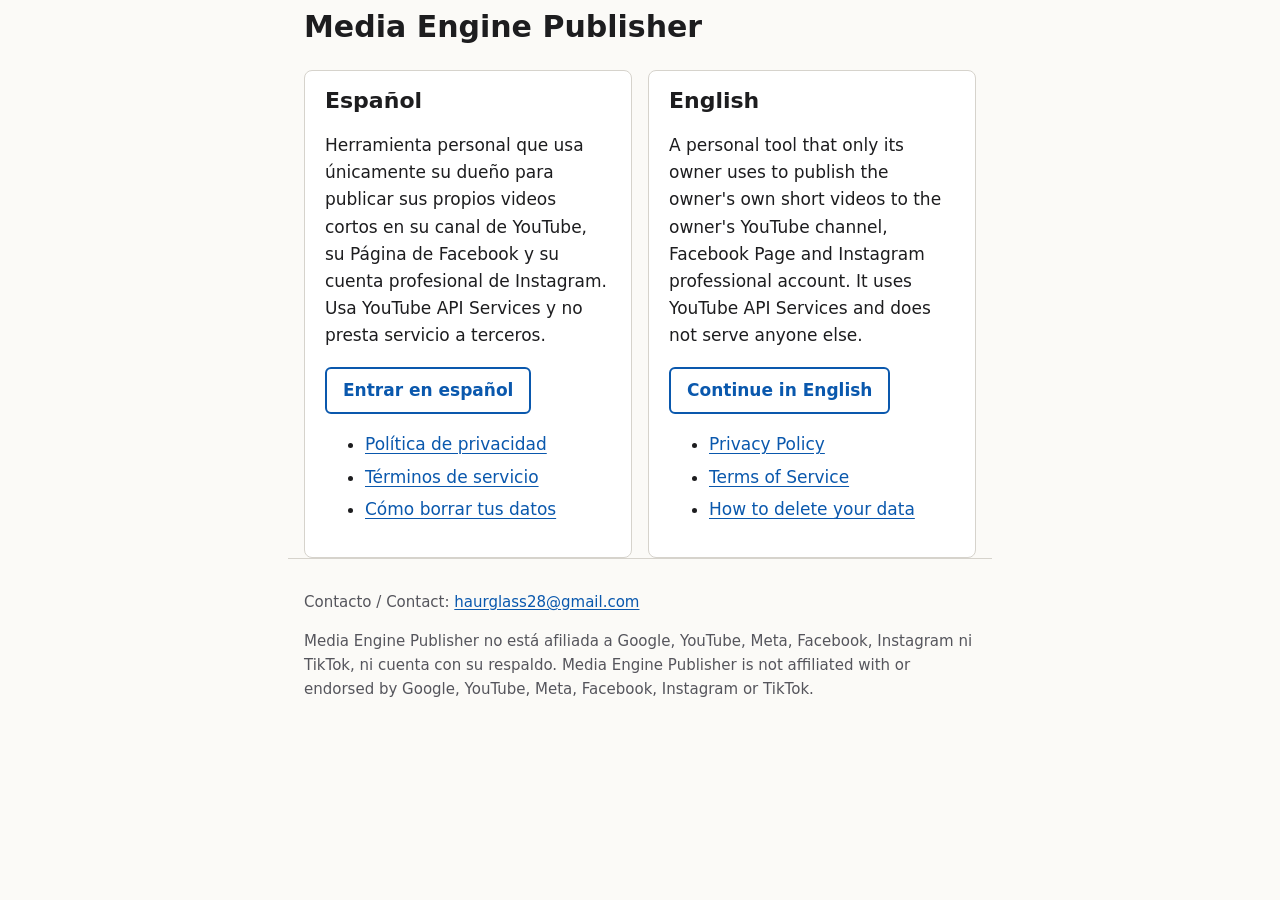
<file: index.html>
<!doctype html>
<html lang="es-419">
<head>
<meta charset="utf-8">
<meta name="viewport" content="width=device-width, initial-scale=1">
<meta http-equiv="Content-Security-Policy" content="default-src 'none'; style-src 'self'; img-src 'self'; base-uri 'none'; form-action 'none'">
<meta name="referrer" content="no-referrer">
<title>Media Engine Publisher</title>
<meta name="description" content="Media Engine Publisher: herramienta personal para publicar videos propios en YouTube, Facebook e Instagram. A personal tool to publish the owner's own videos to YouTube, Facebook and Instagram.">
<link rel="canonical" href="https://haurglass.github.io/">
<link rel="alternate" hreflang="es-419" href="https://haurglass.github.io/es/">
<link rel="alternate" hreflang="en" href="https://haurglass.github.io/en/">
<link rel="alternate" hreflang="x-default" href="https://haurglass.github.io/">
<link rel="stylesheet" href="estilo.css">
</head>
<body>
<!-- Página de elección de idioma. No redirige a ninguna parte: Google pide que la página de
     inicio sea estática y sin redirección, y cada idioma se elige con un enlace. -->
<a class="saltar" href="#contenido">Saltar al contenido / Skip to content</a>
<main id="contenido" class="contenedor">
  <h1>Media Engine Publisher</h1>
  <div class="idiomas">
    <section class="idioma" lang="es-419" aria-labelledby="titulo-es">
      <h2 id="titulo-es">Español</h2>
      <p>Herramienta personal que usa únicamente su dueño para publicar sus propios videos cortos en su canal de YouTube, su Página de Facebook y su cuenta profesional de Instagram. Usa YouTube API Services y no presta servicio a terceros.</p>
      <p><a class="boton" href="es/" hreflang="es-419">Entrar en español</a></p>
      <ul>
        <li><a href="es/privacidad.html" hreflang="es-419">Política de privacidad</a></li>
        <li><a href="es/terminos.html" hreflang="es-419">Términos de servicio</a></li>
        <li><a href="es/borrado-de-datos.html" hreflang="es-419">Cómo borrar tus datos</a></li>
      </ul>
    </section>
    <section class="idioma" lang="en" aria-labelledby="title-en">
      <h2 id="title-en">English</h2>
      <p>A personal tool that only its owner uses to publish the owner's own short videos to the owner's YouTube channel, Facebook Page and Instagram professional account. It uses YouTube API Services and does not serve anyone else.</p>
      <p><a class="boton" href="en/" hreflang="en">Continue in English</a></p>
      <ul>
        <li><a href="en/privacy.html" hreflang="en">Privacy Policy</a></li>
        <li><a href="en/terms.html" hreflang="en">Terms of Service</a></li>
        <li><a href="en/data-deletion.html" hreflang="en">How to delete your data</a></li>
      </ul>
    </section>
  </div>
</main>
<footer class="pie contenedor">
  <p>Contacto / Contact: <a href="mailto:haurglass28@gmail.com">haurglass28@gmail.com</a></p>
  <p>Media Engine Publisher no está afiliada a Google, YouTube, Meta, Facebook, Instagram ni TikTok, ni cuenta con su respaldo. <span lang="en">Media Engine Publisher is not affiliated with or endorsed by Google, YouTube, Meta, Facebook, Instagram or TikTok.</span></p>
</footer>
</body>
</html>
</file>
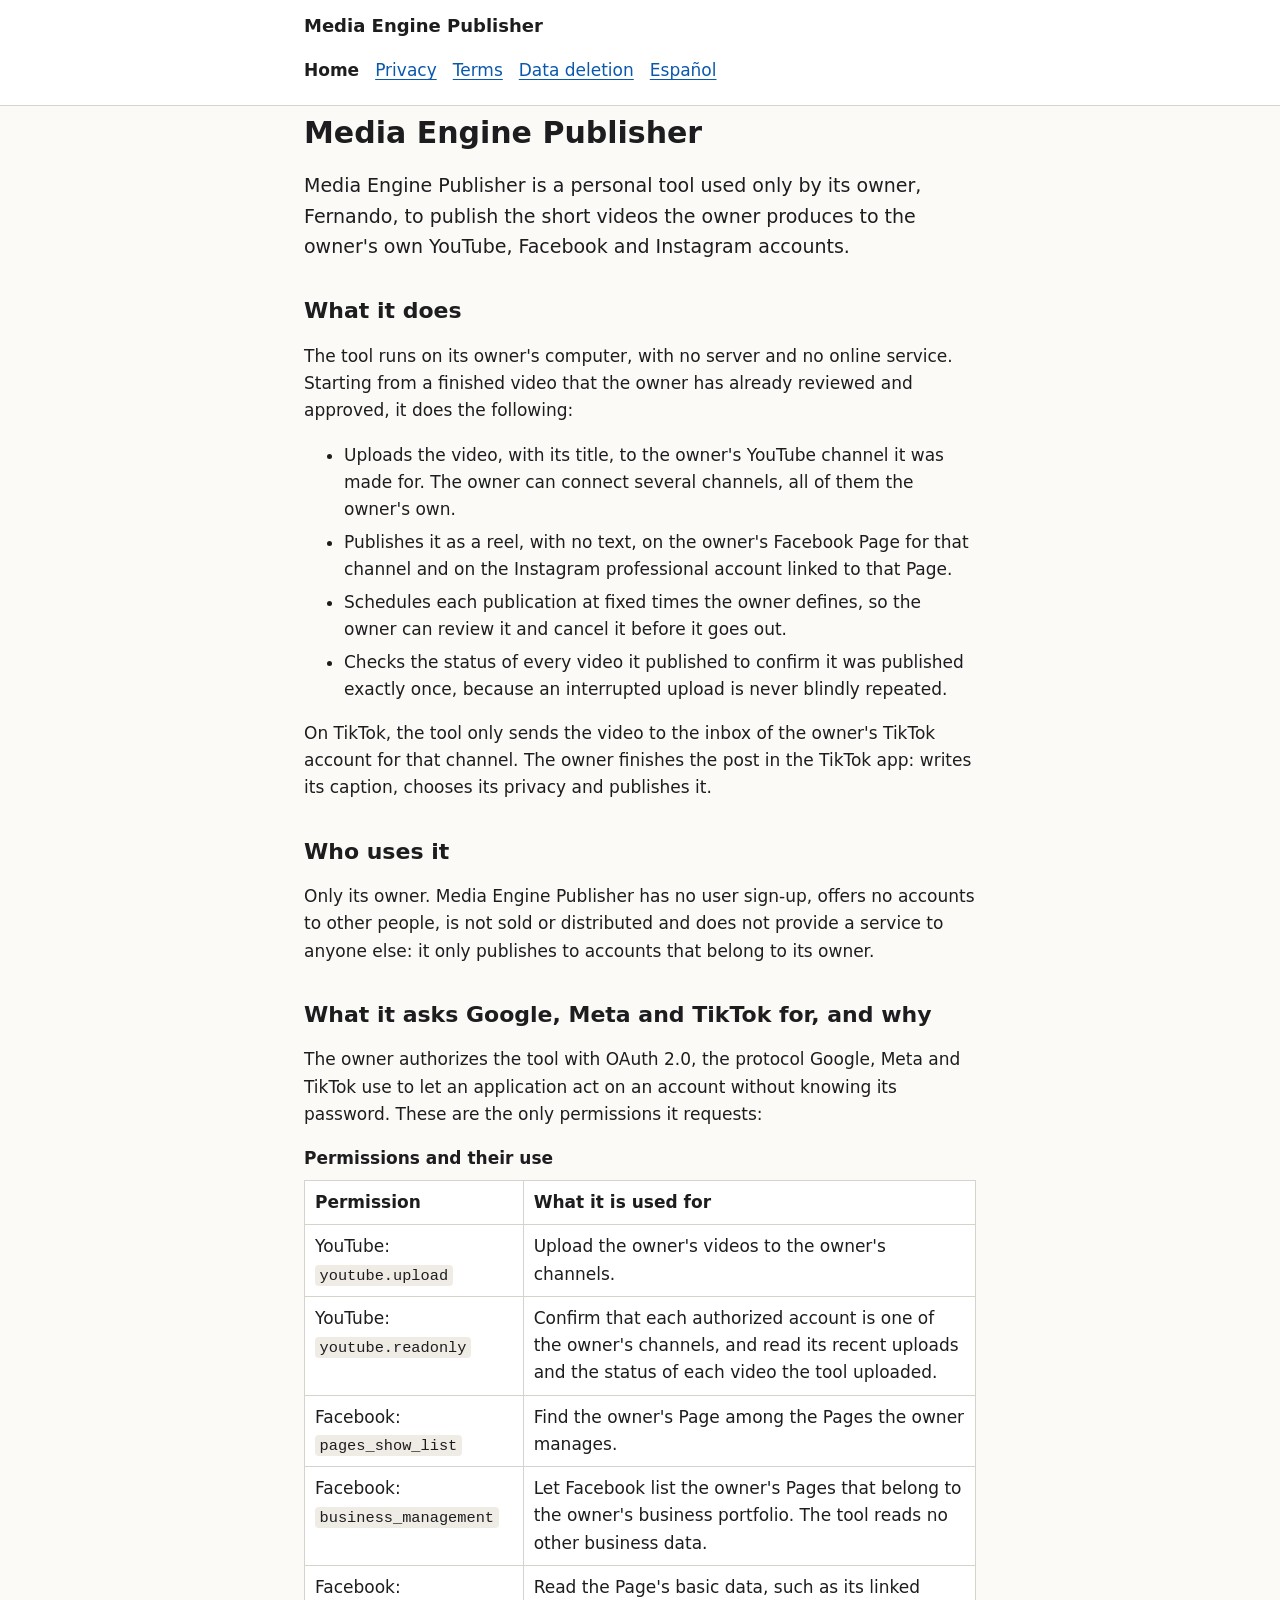
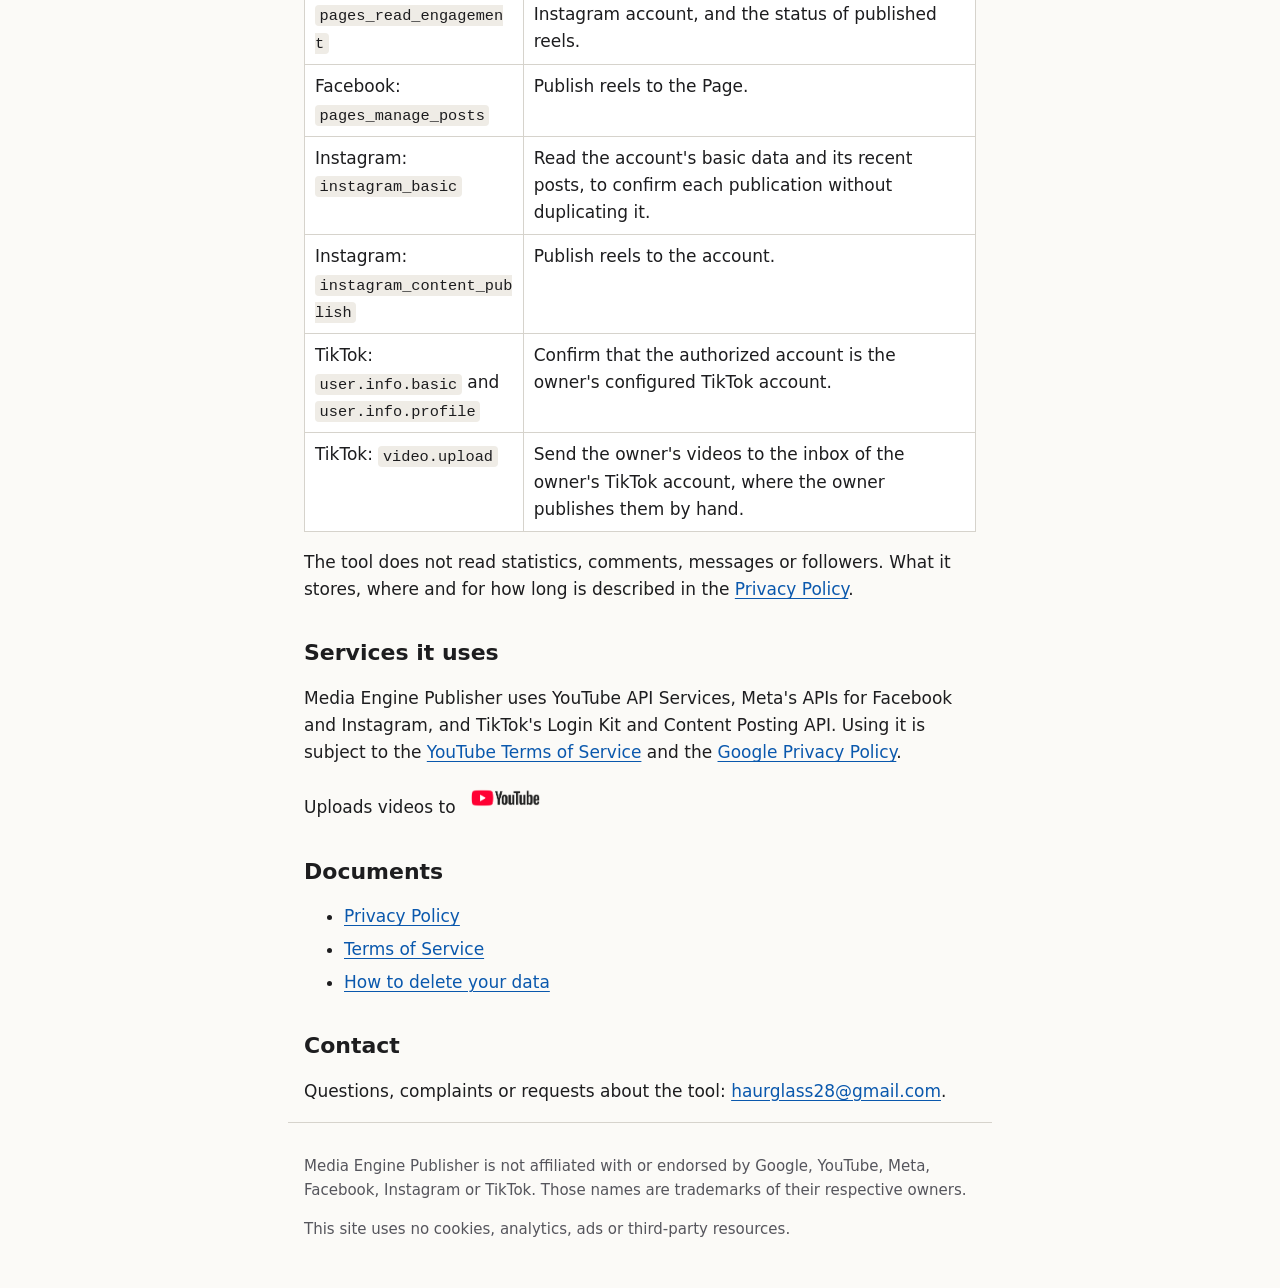
<file: en/index.html>
<!doctype html>
<html lang="en">
<head>
<meta charset="utf-8">
<meta name="viewport" content="width=device-width, initial-scale=1">
<meta http-equiv="Content-Security-Policy" content="default-src 'none'; style-src 'self'; img-src 'self'; base-uri 'none'; form-action 'none'">
<meta name="referrer" content="no-referrer">
<title>Media Engine Publisher · Home</title>
<meta name="description" content="Media Engine Publisher is a personal tool that publishes its owner's short videos to the owner's own YouTube channel, Facebook Page and Instagram professional account.">
<link rel="canonical" href="https://haurglass.github.io/en/">
<link rel="alternate" hreflang="en" href="https://haurglass.github.io/en/">
<link rel="alternate" hreflang="es-419" href="https://haurglass.github.io/es/">
<link rel="stylesheet" href="../estilo.css">
</head>
<body>
<a class="saltar" href="#contenido">Skip to content</a>
<header class="cabecera">
  <div class="contenedor">
    <p class="marca"><a href="./">Media Engine Publisher</a></p>
    <nav class="navegacion" aria-label="Site sections">
      <ul>
        <li><a href="./" aria-current="page">Home</a></li>
        <li><a href="privacy.html">Privacy</a></li>
        <li><a href="terms.html">Terms</a></li>
        <li><a href="data-deletion.html">Data deletion</a></li>
        <li><a href="../es/" hreflang="es-419" lang="es-419">Español</a></li>
      </ul>
    </nav>
  </div>
</header>
<main id="contenido" class="contenedor">
  <h1>Media Engine Publisher</h1>
  <p class="entrada">Media Engine Publisher is a personal tool used only by its owner, Fernando, to publish the short videos the owner produces to the owner's own YouTube, Facebook and Instagram accounts.</p>

  <h2 id="what-it-does">What it does</h2>
  <p>The tool runs on its owner's computer, with no server and no online service. Starting from a finished video that the owner has already reviewed and approved, it does the following:</p>
  <ul>
    <li>Uploads the video, with its title, to the owner's YouTube channel it was made for. The owner can connect several channels, all of them the owner's own.</li>
    <li>Publishes it as a reel, with no text, on the owner's Facebook Page for that channel and on the Instagram professional account linked to that Page.</li>
    <li>Schedules each publication at fixed times the owner defines, so the owner can review it and cancel it before it goes out.</li>
    <li>Checks the status of every video it published to confirm it was published exactly once, because an interrupted upload is never blindly repeated.</li>
  </ul>
  <p>On TikTok, the tool only sends the video to the inbox of the owner's TikTok account for that channel. The owner finishes the post in the TikTok app: writes its caption, chooses its privacy and publishes it.</p>

  <h2 id="who">Who uses it</h2>
  <p>Only its owner. Media Engine Publisher has no user sign-up, offers no accounts to other people, is not sold or distributed and does not provide a service to anyone else: it only publishes to accounts that belong to its owner.</p>

  <h2 id="permissions">What it asks Google, Meta and TikTok for, and why</h2>
  <p>The owner authorizes the tool with OAuth 2.0, the protocol Google, Meta and TikTok use to let an application act on an account without knowing its password. These are the only permissions it requests:</p>
  <div class="tabla">
    <table>
      <caption>Permissions and their use</caption>
      <thead>
        <tr><th scope="col">Permission</th><th scope="col">What it is used for</th></tr>
      </thead>
      <tbody>
        <tr><td>YouTube: <code>youtube.upload</code></td><td>Upload the owner's videos to the owner's channels.</td></tr>
        <tr><td>YouTube: <code>youtube.readonly</code></td><td>Confirm that each authorized account is one of the owner's channels, and read its recent uploads and the status of each video the tool uploaded.</td></tr>
        <tr><td>Facebook: <code>pages_show_list</code></td><td>Find the owner's Page among the Pages the owner manages.</td></tr>
        <tr><td>Facebook: <code>business_management</code></td><td>Let Facebook list the owner's Pages that belong to the owner's business portfolio. The tool reads no other business data.</td></tr>
        <tr><td>Facebook: <code>pages_read_engagement</code></td><td>Read the Page's basic data, such as its linked Instagram account, and the status of published reels.</td></tr>
        <tr><td>Facebook: <code>pages_manage_posts</code></td><td>Publish reels to the Page.</td></tr>
        <tr><td>Instagram: <code>instagram_basic</code></td><td>Read the account's basic data and its recent posts, to confirm each publication without duplicating it.</td></tr>
        <tr><td>Instagram: <code>instagram_content_publish</code></td><td>Publish reels to the account.</td></tr>
        <tr><td>TikTok: <code>user.info.basic</code> and <code>user.info.profile</code></td><td>Confirm that the authorized account is the owner's configured TikTok account.</td></tr>
        <tr><td>TikTok: <code>video.upload</code></td><td>Send the owner's videos to the inbox of the owner's TikTok account, where the owner publishes them by hand.</td></tr>
      </tbody>
    </table>
  </div>
  <p>The tool does not read statistics, comments, messages or followers. What it stores, where and for how long is described in the <a href="privacy.html">Privacy Policy</a>.</p>

  <h2 id="services">Services it uses</h2>
  <p>Media Engine Publisher uses YouTube API Services, Meta's APIs for Facebook and Instagram, and TikTok's Login Kit and Content Posting API. Using it is subject to the <a href="https://www.youtube.com/t/terms">YouTube Terms of Service</a> and the <a href="http://www.google.com/policies/privacy">Google Privacy Policy</a>.</p>
  <p>Uploads videos to <a href="https://www.youtube.com/"><picture><source srcset="../img/youtube-blanco.png" media="(prefers-color-scheme: dark)"><img src="../img/youtube.png" alt="YouTube" width="89" height="30" style="vertical-align: middle"></picture></a></p>

  <h2 id="documents">Documents</h2>
  <ul>
    <li><a href="privacy.html">Privacy Policy</a></li>
    <li><a href="terms.html">Terms of Service</a></li>
    <li><a href="data-deletion.html">How to delete your data</a></li>
  </ul>

  <h2 id="contact">Contact</h2>
  <p>Questions, complaints or requests about the tool: <a href="mailto:haurglass28@gmail.com">haurglass28@gmail.com</a>.</p>
</main>
<footer class="pie contenedor">
  <p>Media Engine Publisher is not affiliated with or endorsed by Google, YouTube, Meta, Facebook, Instagram or TikTok. Those names are trademarks of their respective owners.</p>
  <p>This site uses no cookies, analytics, ads or third-party resources.</p>
</footer>
</body>
</html>
</file>
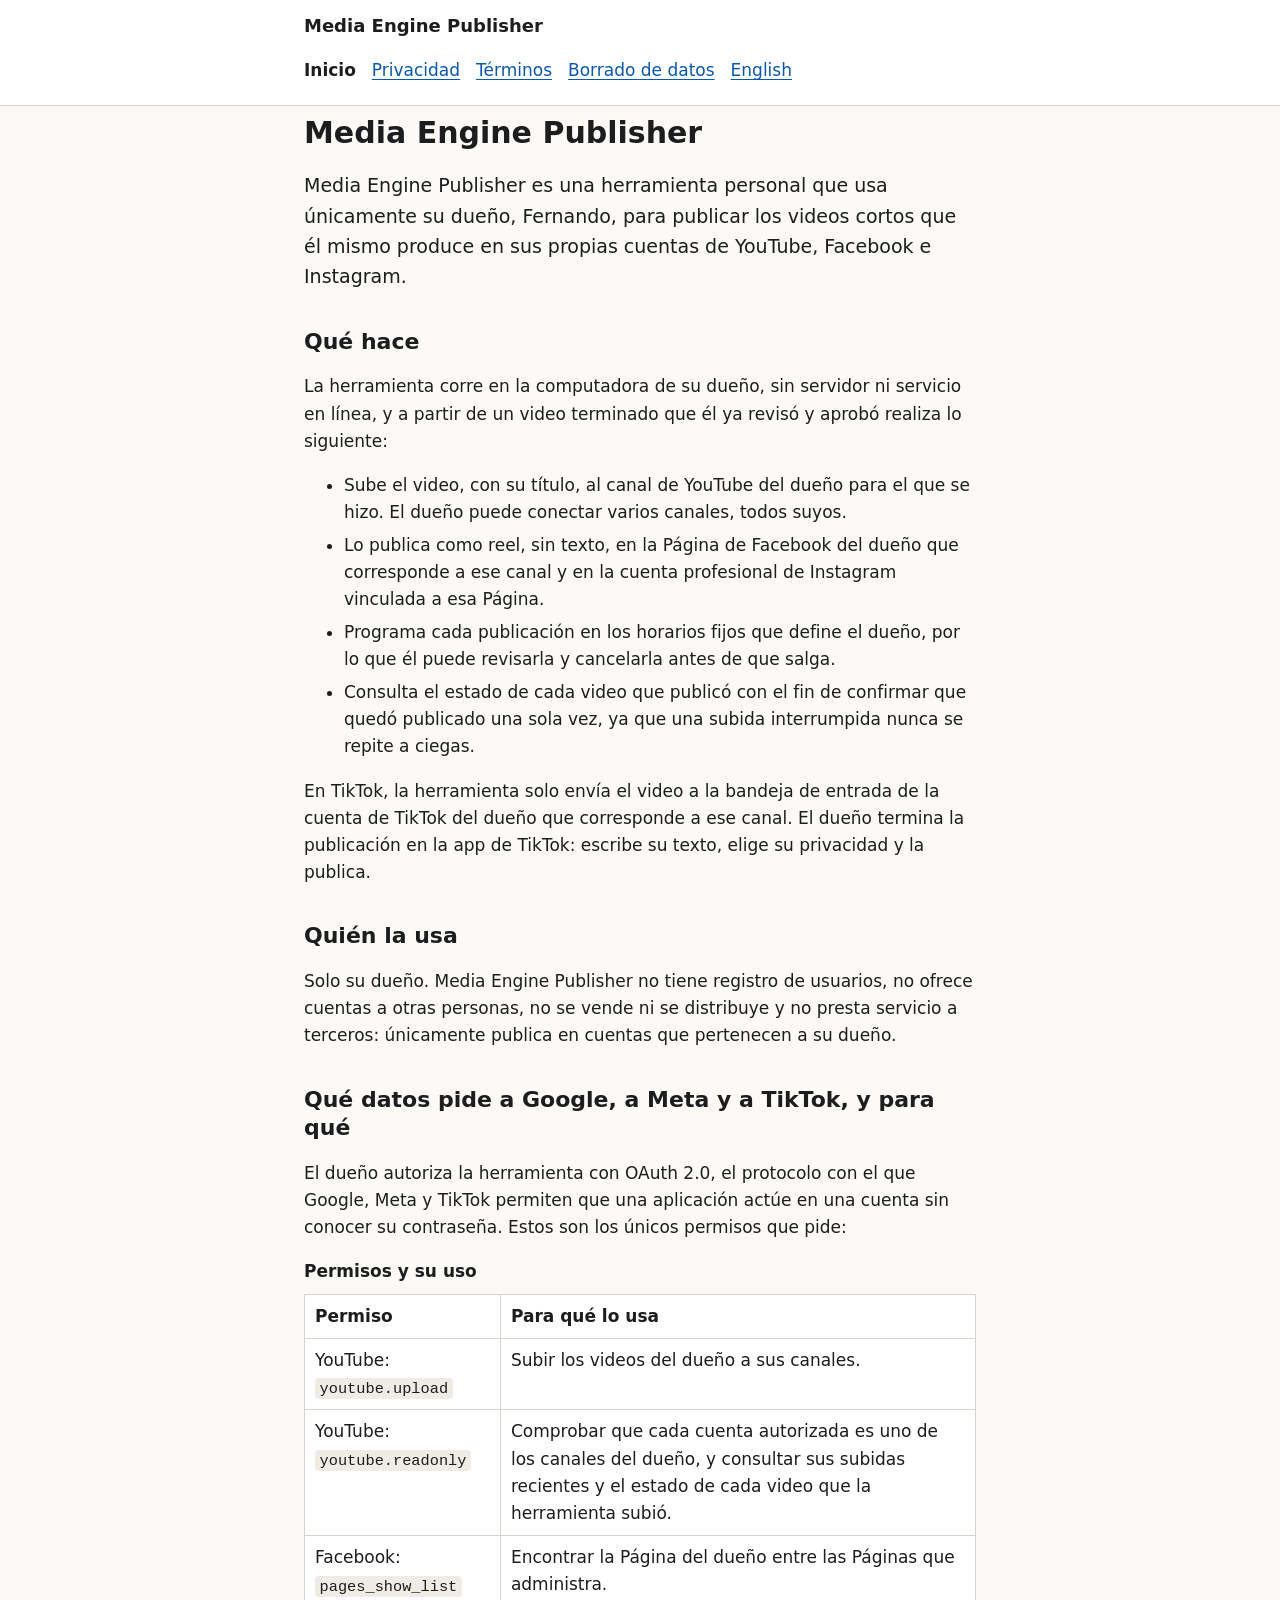
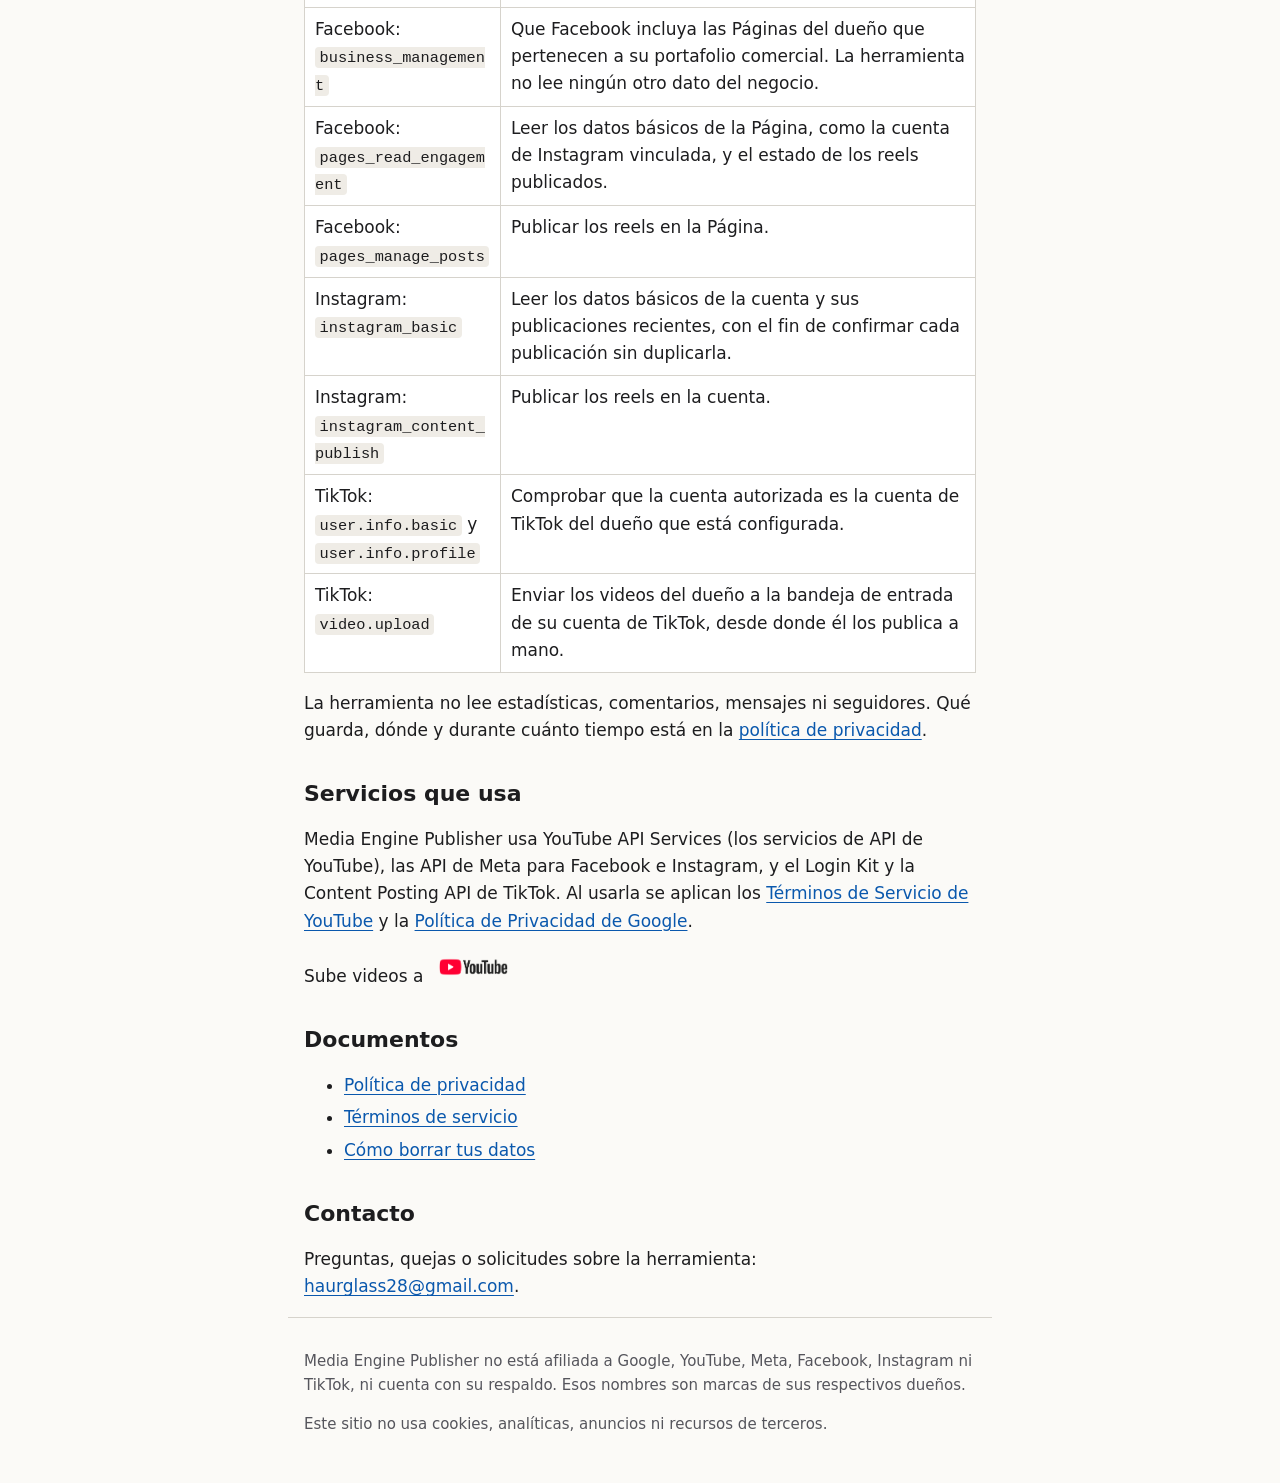
<file: es/index.html>
<!doctype html>
<html lang="es-419">
<head>
<meta charset="utf-8">
<meta name="viewport" content="width=device-width, initial-scale=1">
<meta http-equiv="Content-Security-Policy" content="default-src 'none'; style-src 'self'; img-src 'self'; base-uri 'none'; form-action 'none'">
<meta name="referrer" content="no-referrer">
<title>Media Engine Publisher · Inicio</title>
<meta name="description" content="Media Engine Publisher es una herramienta personal que publica los videos cortos de su dueño en su propio canal de YouTube, su Página de Facebook y su cuenta profesional de Instagram.">
<link rel="canonical" href="https://haurglass.github.io/es/">
<link rel="alternate" hreflang="es-419" href="https://haurglass.github.io/es/">
<link rel="alternate" hreflang="en" href="https://haurglass.github.io/en/">
<link rel="stylesheet" href="../estilo.css">
</head>
<body>
<a class="saltar" href="#contenido">Saltar al contenido</a>
<header class="cabecera">
  <div class="contenedor">
    <p class="marca"><a href="./">Media Engine Publisher</a></p>
    <nav class="navegacion" aria-label="Secciones del sitio">
      <ul>
        <li><a href="./" aria-current="page">Inicio</a></li>
        <li><a href="privacidad.html">Privacidad</a></li>
        <li><a href="terminos.html">Términos</a></li>
        <li><a href="borrado-de-datos.html">Borrado de datos</a></li>
        <li><a href="../en/" hreflang="en" lang="en">English</a></li>
      </ul>
    </nav>
  </div>
</header>
<main id="contenido" class="contenedor">
  <h1>Media Engine Publisher</h1>
  <p class="entrada">Media Engine Publisher es una herramienta personal que usa únicamente su dueño, Fernando, para publicar los videos cortos que él mismo produce en sus propias cuentas de YouTube, Facebook e Instagram.</p>

  <h2 id="que-hace">Qué hace</h2>
  <p>La herramienta corre en la computadora de su dueño, sin servidor ni servicio en línea, y a partir de un video terminado que él ya revisó y aprobó realiza lo siguiente:</p>
  <ul>
    <li>Sube el video, con su título, al canal de YouTube del dueño para el que se hizo. El dueño puede conectar varios canales, todos suyos.</li>
    <li>Lo publica como reel, sin texto, en la Página de Facebook del dueño que corresponde a ese canal y en la cuenta profesional de Instagram vinculada a esa Página.</li>
    <li>Programa cada publicación en los horarios fijos que define el dueño, por lo que él puede revisarla y cancelarla antes de que salga.</li>
    <li>Consulta el estado de cada video que publicó con el fin de confirmar que quedó publicado una sola vez, ya que una subida interrumpida nunca se repite a ciegas.</li>
  </ul>
  <p>En TikTok, la herramienta solo envía el video a la bandeja de entrada de la cuenta de TikTok del dueño que corresponde a ese canal. El dueño termina la publicación en la app de TikTok: escribe su texto, elige su privacidad y la publica.</p>

  <h2 id="quien">Quién la usa</h2>
  <p>Solo su dueño. Media Engine Publisher no tiene registro de usuarios, no ofrece cuentas a otras personas, no se vende ni se distribuye y no presta servicio a terceros: únicamente publica en cuentas que pertenecen a su dueño.</p>

  <h2 id="permisos">Qué datos pide a Google, a Meta y a TikTok, y para qué</h2>
  <p>El dueño autoriza la herramienta con OAuth 2.0, el protocolo con el que Google, Meta y TikTok permiten que una aplicación actúe en una cuenta sin conocer su contraseña. Estos son los únicos permisos que pide:</p>
  <div class="tabla">
    <table>
      <caption>Permisos y su uso</caption>
      <thead>
        <tr><th scope="col">Permiso</th><th scope="col">Para qué lo usa</th></tr>
      </thead>
      <tbody>
        <tr><td>YouTube: <code>youtube.upload</code></td><td>Subir los videos del dueño a sus canales.</td></tr>
        <tr><td>YouTube: <code>youtube.readonly</code></td><td>Comprobar que cada cuenta autorizada es uno de los canales del dueño, y consultar sus subidas recientes y el estado de cada video que la herramienta subió.</td></tr>
        <tr><td>Facebook: <code>pages_show_list</code></td><td>Encontrar la Página del dueño entre las Páginas que administra.</td></tr>
        <tr><td>Facebook: <code>business_management</code></td><td>Que Facebook incluya las Páginas del dueño que pertenecen a su portafolio comercial. La herramienta no lee ningún otro dato del negocio.</td></tr>
        <tr><td>Facebook: <code>pages_read_engagement</code></td><td>Leer los datos básicos de la Página, como la cuenta de Instagram vinculada, y el estado de los reels publicados.</td></tr>
        <tr><td>Facebook: <code>pages_manage_posts</code></td><td>Publicar los reels en la Página.</td></tr>
        <tr><td>Instagram: <code>instagram_basic</code></td><td>Leer los datos básicos de la cuenta y sus publicaciones recientes, con el fin de confirmar cada publicación sin duplicarla.</td></tr>
        <tr><td>Instagram: <code>instagram_content_publish</code></td><td>Publicar los reels en la cuenta.</td></tr>
        <tr><td>TikTok: <code>user.info.basic</code> y <code>user.info.profile</code></td><td>Comprobar que la cuenta autorizada es la cuenta de TikTok del dueño que está configurada.</td></tr>
        <tr><td>TikTok: <code>video.upload</code></td><td>Enviar los videos del dueño a la bandeja de entrada de su cuenta de TikTok, desde donde él los publica a mano.</td></tr>
      </tbody>
    </table>
  </div>
  <p>La herramienta no lee estadísticas, comentarios, mensajes ni seguidores. Qué guarda, dónde y durante cuánto tiempo está en la <a href="privacidad.html">política de privacidad</a>.</p>

  <h2 id="servicios">Servicios que usa</h2>
  <p>Media Engine Publisher usa YouTube API Services (los servicios de API de YouTube), las API de Meta para Facebook e Instagram, y el Login Kit y la Content Posting API de TikTok. Al usarla se aplican los <a href="https://www.youtube.com/t/terms">Términos de Servicio de YouTube</a> y la <a href="http://www.google.com/policies/privacy">Política de Privacidad de Google</a>.</p>
  <p>Sube videos a <a href="https://www.youtube.com/"><picture><source srcset="../img/youtube-blanco.png" media="(prefers-color-scheme: dark)"><img src="../img/youtube.png" alt="YouTube" width="89" height="30" style="vertical-align: middle"></picture></a></p>

  <h2 id="documentos">Documentos</h2>
  <ul>
    <li><a href="privacidad.html">Política de privacidad</a></li>
    <li><a href="terminos.html">Términos de servicio</a></li>
    <li><a href="borrado-de-datos.html">Cómo borrar tus datos</a></li>
  </ul>

  <h2 id="contacto">Contacto</h2>
  <p>Preguntas, quejas o solicitudes sobre la herramienta: <a href="mailto:haurglass28@gmail.com">haurglass28@gmail.com</a>.</p>
</main>
<footer class="pie contenedor">
  <p>Media Engine Publisher no está afiliada a Google, YouTube, Meta, Facebook, Instagram ni TikTok, ni cuenta con su respaldo. Esos nombres son marcas de sus respectivos dueños.</p>
  <p>Este sitio no usa cookies, analíticas, anuncios ni recursos de terceros.</p>
</footer>
</body>
</html>
</file>
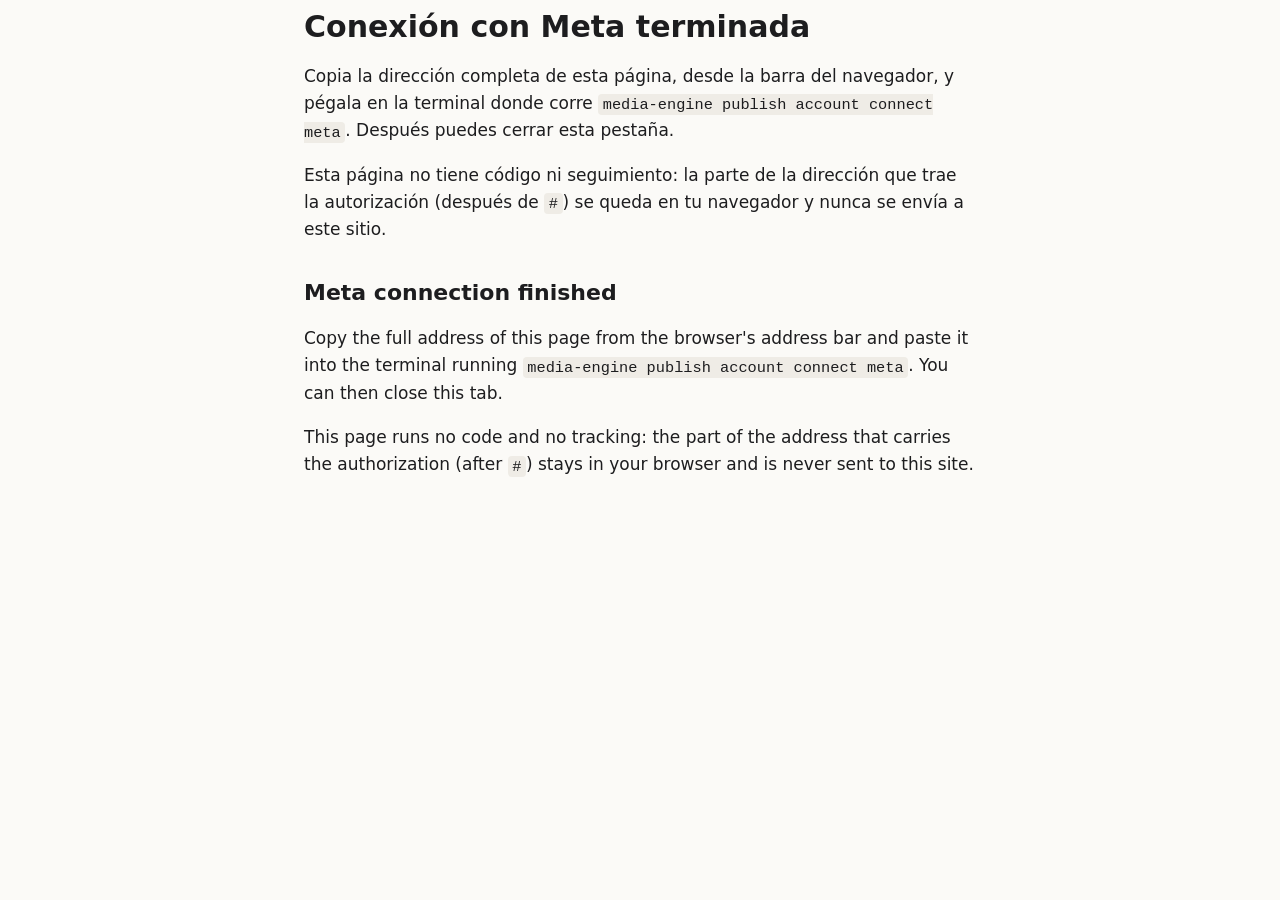
<file: connect/meta.html>
<!doctype html>
<html lang="es-419">
<head>
<meta charset="utf-8">
<meta name="viewport" content="width=device-width, initial-scale=1">
<meta http-equiv="Content-Security-Policy" content="default-src 'none'; style-src 'self'; base-uri 'none'; form-action 'none'">
<meta name="referrer" content="no-referrer">
<meta name="robots" content="noindex, nofollow">
<title>Conexión con Meta · Media Engine Publisher</title>
<link rel="stylesheet" href="../estilo.css">
</head>
<body>
<main id="contenido" class="contenedor">
  <h1>Conexión con Meta terminada</h1>
  <p>Copia la dirección completa de esta página, desde la barra del navegador, y pégala en la terminal donde corre <code>media-engine publish account connect meta</code>. Después puedes cerrar esta pestaña.</p>
  <p>Esta página no tiene código ni seguimiento: la parte de la dirección que trae la autorización (después de <code>#</code>) se queda en tu navegador y nunca se envía a este sitio.</p>
  <h2 lang="en">Meta connection finished</h2>
  <p lang="en">Copy the full address of this page from the browser's address bar and paste it into the terminal running <code>media-engine publish account connect meta</code>. You can then close this tab.</p>
  <p lang="en">This page runs no code and no tracking: the part of the address that carries the authorization (after <code>#</code>) stays in your browser and is never sent to this site.</p>
</main>
</body>
</html>
</file>
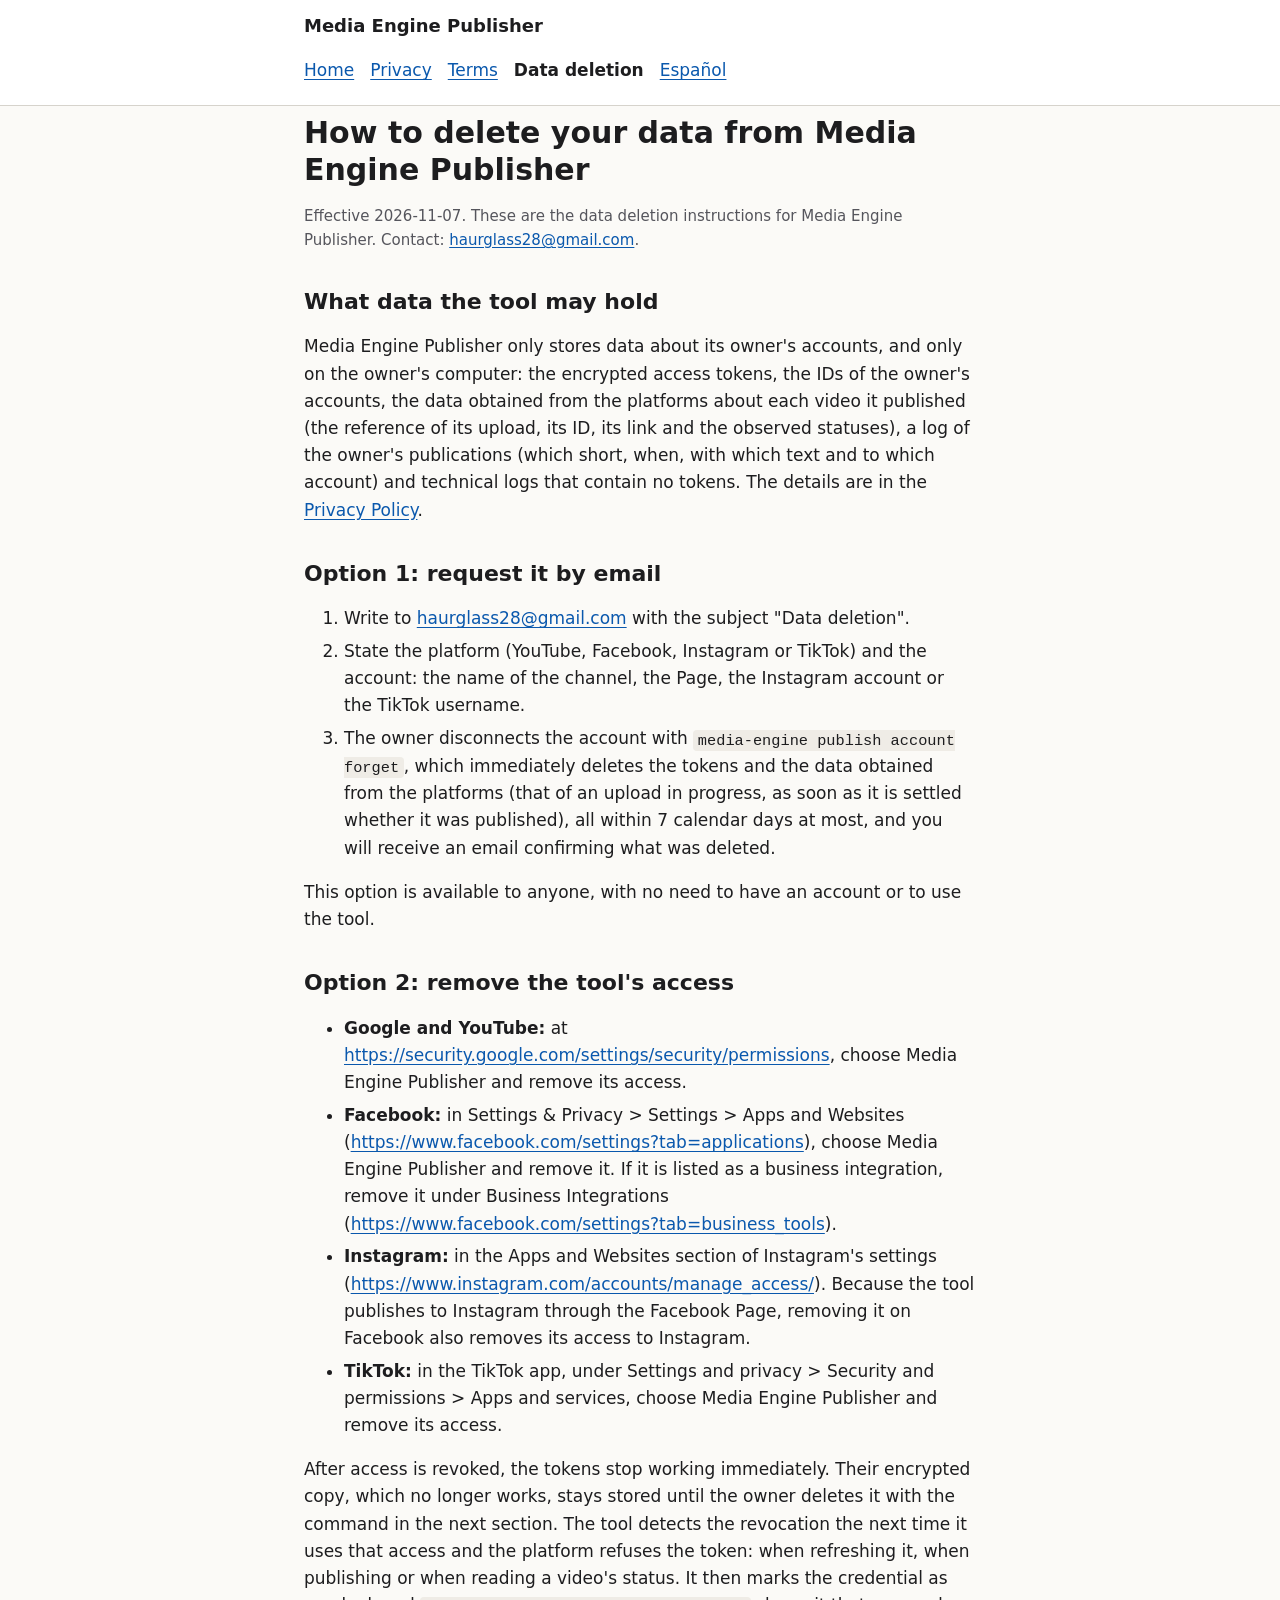
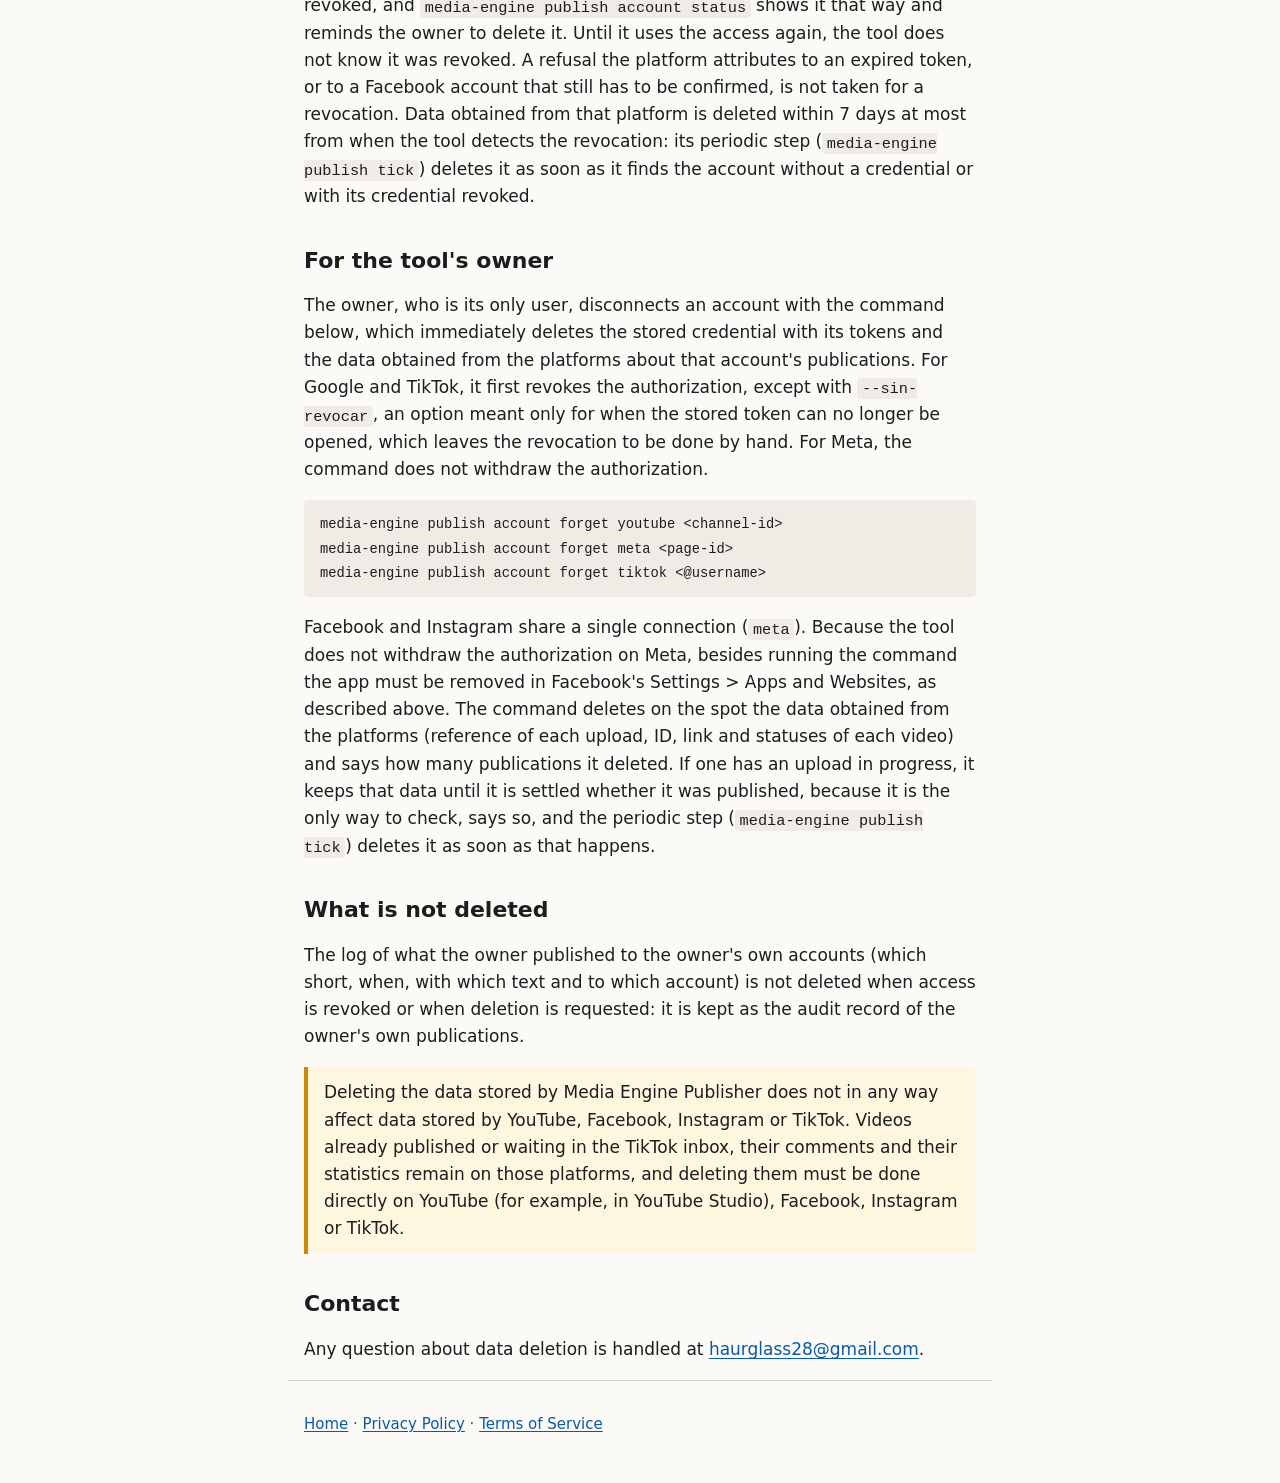
<file: en/data-deletion.html>
<!doctype html>
<html lang="en">
<head>
<meta charset="utf-8">
<meta name="viewport" content="width=device-width, initial-scale=1">
<meta http-equiv="Content-Security-Policy" content="default-src 'none'; style-src 'self'; img-src 'self'; base-uri 'none'; form-action 'none'">
<meta name="referrer" content="no-referrer">
<title>How to delete your data · Media Engine Publisher</title>
<meta name="description" content="Instructions to delete the data Media Engine Publisher stores and to remove its access to YouTube, Facebook and Instagram.">
<link rel="canonical" href="https://haurglass.github.io/en/data-deletion.html">
<link rel="alternate" hreflang="en" href="https://haurglass.github.io/en/data-deletion.html">
<link rel="alternate" hreflang="es-419" href="https://haurglass.github.io/es/borrado-de-datos.html">
<link rel="stylesheet" href="../estilo.css">
</head>
<body>
<a class="saltar" href="#contenido">Skip to content</a>
<header class="cabecera">
  <div class="contenedor">
    <p class="marca"><a href="./">Media Engine Publisher</a></p>
    <nav class="navegacion" aria-label="Site sections">
      <ul>
        <li><a href="./">Home</a></li>
        <li><a href="privacy.html">Privacy</a></li>
        <li><a href="terms.html">Terms</a></li>
        <li><a href="data-deletion.html" aria-current="page">Data deletion</a></li>
        <li><a href="../es/borrado-de-datos.html" hreflang="es-419" lang="es-419">Español</a></li>
      </ul>
    </nav>
  </div>
</header>
<main id="contenido" class="contenedor">
  <h1>How to delete your data from Media Engine Publisher</h1>
  <p class="meta">Effective <time datetime="2026-11-07">2026-11-07</time>. These are the data deletion instructions for Media Engine Publisher. Contact: <a href="mailto:haurglass28@gmail.com">haurglass28@gmail.com</a>.</p>

  <h2 id="what-data">What data the tool may hold</h2>
  <p>Media Engine Publisher only stores data about its owner's accounts, and only on the owner's computer: the encrypted access tokens, the IDs of the owner's accounts, the data obtained from the platforms about each video it published (the reference of its upload, its ID, its link and the observed statuses), a log of the owner's publications (which short, when, with which text and to which account) and technical logs that contain no tokens. The details are in the <a href="privacy.html">Privacy Policy</a>.</p>

  <h2 id="email">Option 1: request it by email</h2>
  <ol>
    <li>Write to <a href="mailto:haurglass28@gmail.com?subject=Data%20deletion">haurglass28@gmail.com</a> with the subject "Data deletion".</li>
    <li>State the platform (YouTube, Facebook, Instagram or TikTok) and the account: the name of the channel, the Page, the Instagram account or the TikTok username.</li>
    <li>The owner disconnects the account with <code>media-engine publish account forget</code>, which immediately deletes the tokens and the data obtained from the platforms (that of an upload in progress, as soon as it is settled whether it was published), all within 7 calendar days at most, and you will receive an email confirming what was deleted.</li>
  </ol>
  <p>This option is available to anyone, with no need to have an account or to use the tool.</p>

  <h2 id="revoke">Option 2: remove the tool's access</h2>
  <ul>
    <li><strong>Google and YouTube:</strong> at <a href="https://security.google.com/settings/security/permissions">https://security.google.com/settings/security/permissions</a>, choose Media Engine Publisher and remove its access.</li>
    <li><strong>Facebook:</strong> in Settings &amp; Privacy &gt; Settings &gt; Apps and Websites (<a href="https://www.facebook.com/settings?tab=applications">https://www.facebook.com/settings?tab=applications</a>), choose Media Engine Publisher and remove it. If it is listed as a business integration, remove it under Business Integrations (<a href="https://www.facebook.com/settings?tab=business_tools">https://www.facebook.com/settings?tab=business_tools</a>).</li>
    <li><strong>Instagram:</strong> in the Apps and Websites section of Instagram's settings (<a href="https://www.instagram.com/accounts/manage_access/">https://www.instagram.com/accounts/manage_access/</a>). Because the tool publishes to Instagram through the Facebook Page, removing it on Facebook also removes its access to Instagram.</li>
    <li><strong>TikTok:</strong> in the TikTok app, under Settings and privacy &gt; Security and permissions &gt; Apps and services, choose Media Engine Publisher and remove its access.</li>
  </ul>
  <p>After access is revoked, the tokens stop working immediately. Their encrypted copy, which no longer works, stays stored until the owner deletes it with the command in the next section. The tool detects the revocation the next time it uses that access and the platform refuses the token: when refreshing it, when publishing or when reading a video's status. It then marks the credential as revoked, and <code>media-engine publish account status</code> shows it that way and reminds the owner to delete it. Until it uses the access again, the tool does not know it was revoked. A refusal the platform attributes to an expired token, or to a Facebook account that still has to be confirmed, is not taken for a revocation. Data obtained from that platform is deleted within 7 days at most from when the tool detects the revocation: its periodic step (<code>media-engine publish tick</code>) deletes it as soon as it finds the account without a credential or with its credential revoked.</p>

  <h2 id="owner">For the tool's owner</h2>
  <p>The owner, who is its only user, disconnects an account with the command below, which immediately deletes the stored credential with its tokens and the data obtained from the platforms about that account's publications. For Google and TikTok, it first revokes the authorization, except with <code>--sin-revocar</code>, an option meant only for when the stored token can no longer be opened, which leaves the revocation to be done by hand. For Meta, the command does not withdraw the authorization.</p>
  <pre><code>media-engine publish account forget youtube &lt;channel-id&gt;
media-engine publish account forget meta &lt;page-id&gt;
media-engine publish account forget tiktok &lt;@username&gt;</code></pre>
  <p>Facebook and Instagram share a single connection (<code>meta</code>). Because the tool does not withdraw the authorization on Meta, besides running the command the app must be removed in Facebook's Settings &gt; Apps and Websites, as described above. The command deletes on the spot the data obtained from the platforms (reference of each upload, ID, link and statuses of each video) and says how many publications it deleted. If one has an upload in progress, it keeps that data until it is settled whether it was published, because it is the only way to check, says so, and the periodic step (<code>media-engine publish tick</code>) deletes it as soon as that happens.</p>

  <h2 id="scope">What is not deleted</h2>
  <p>The log of what the owner published to the owner's own accounts (which short, when, with which text and to which account) is not deleted when access is revoked or when deletion is requested: it is kept as the audit record of the owner's own publications.</p>
  <p class="aviso">Deleting the data stored by Media Engine Publisher does not in any way affect data stored by YouTube, Facebook, Instagram or TikTok. Videos already published or waiting in the TikTok inbox, their comments and their statistics remain on those platforms, and deleting them must be done directly on YouTube (for example, in YouTube Studio), Facebook, Instagram or TikTok.</p>

  <h2 id="contact">Contact</h2>
  <p>Any question about data deletion is handled at <a href="mailto:haurglass28@gmail.com">haurglass28@gmail.com</a>.</p>
</main>
<footer class="pie contenedor">
  <p><a href="./">Home</a> · <a href="privacy.html">Privacy Policy</a> · <a href="terms.html">Terms of Service</a></p>
</footer>
</body>
</html>
</file>
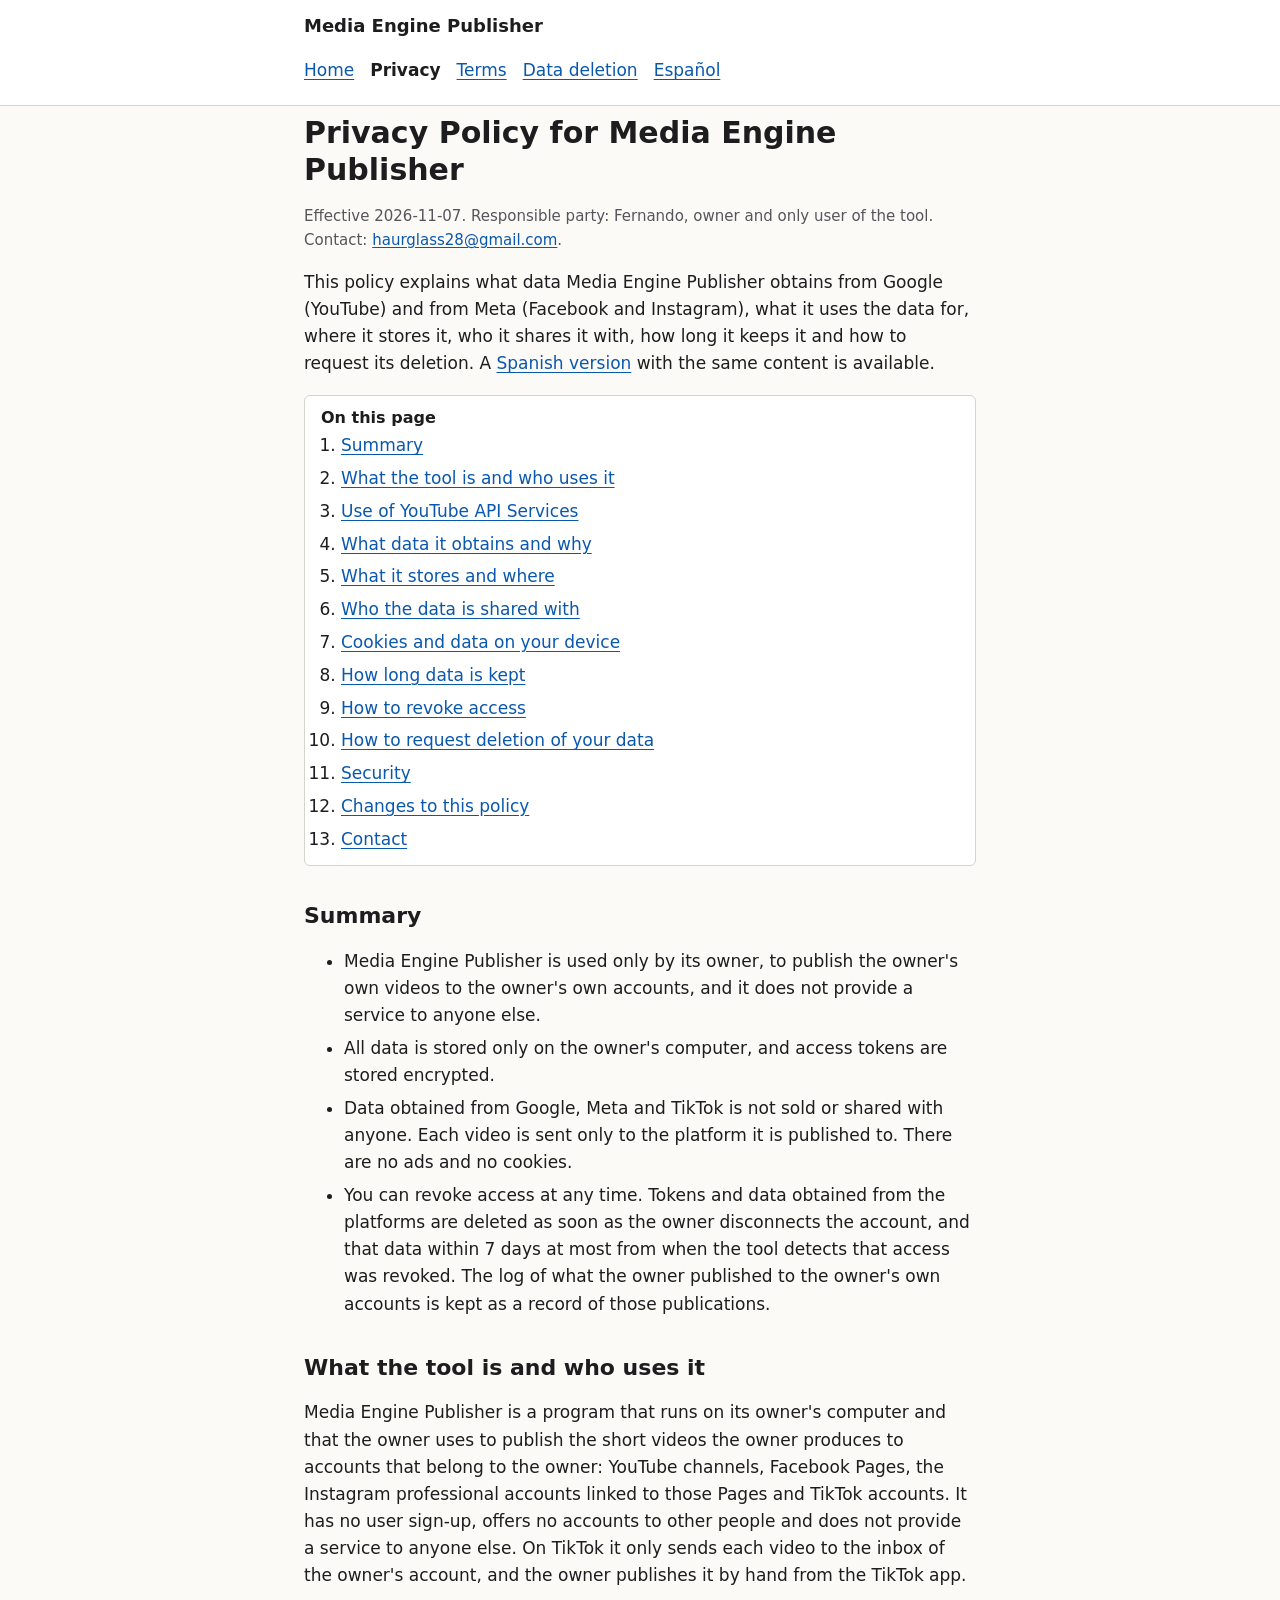
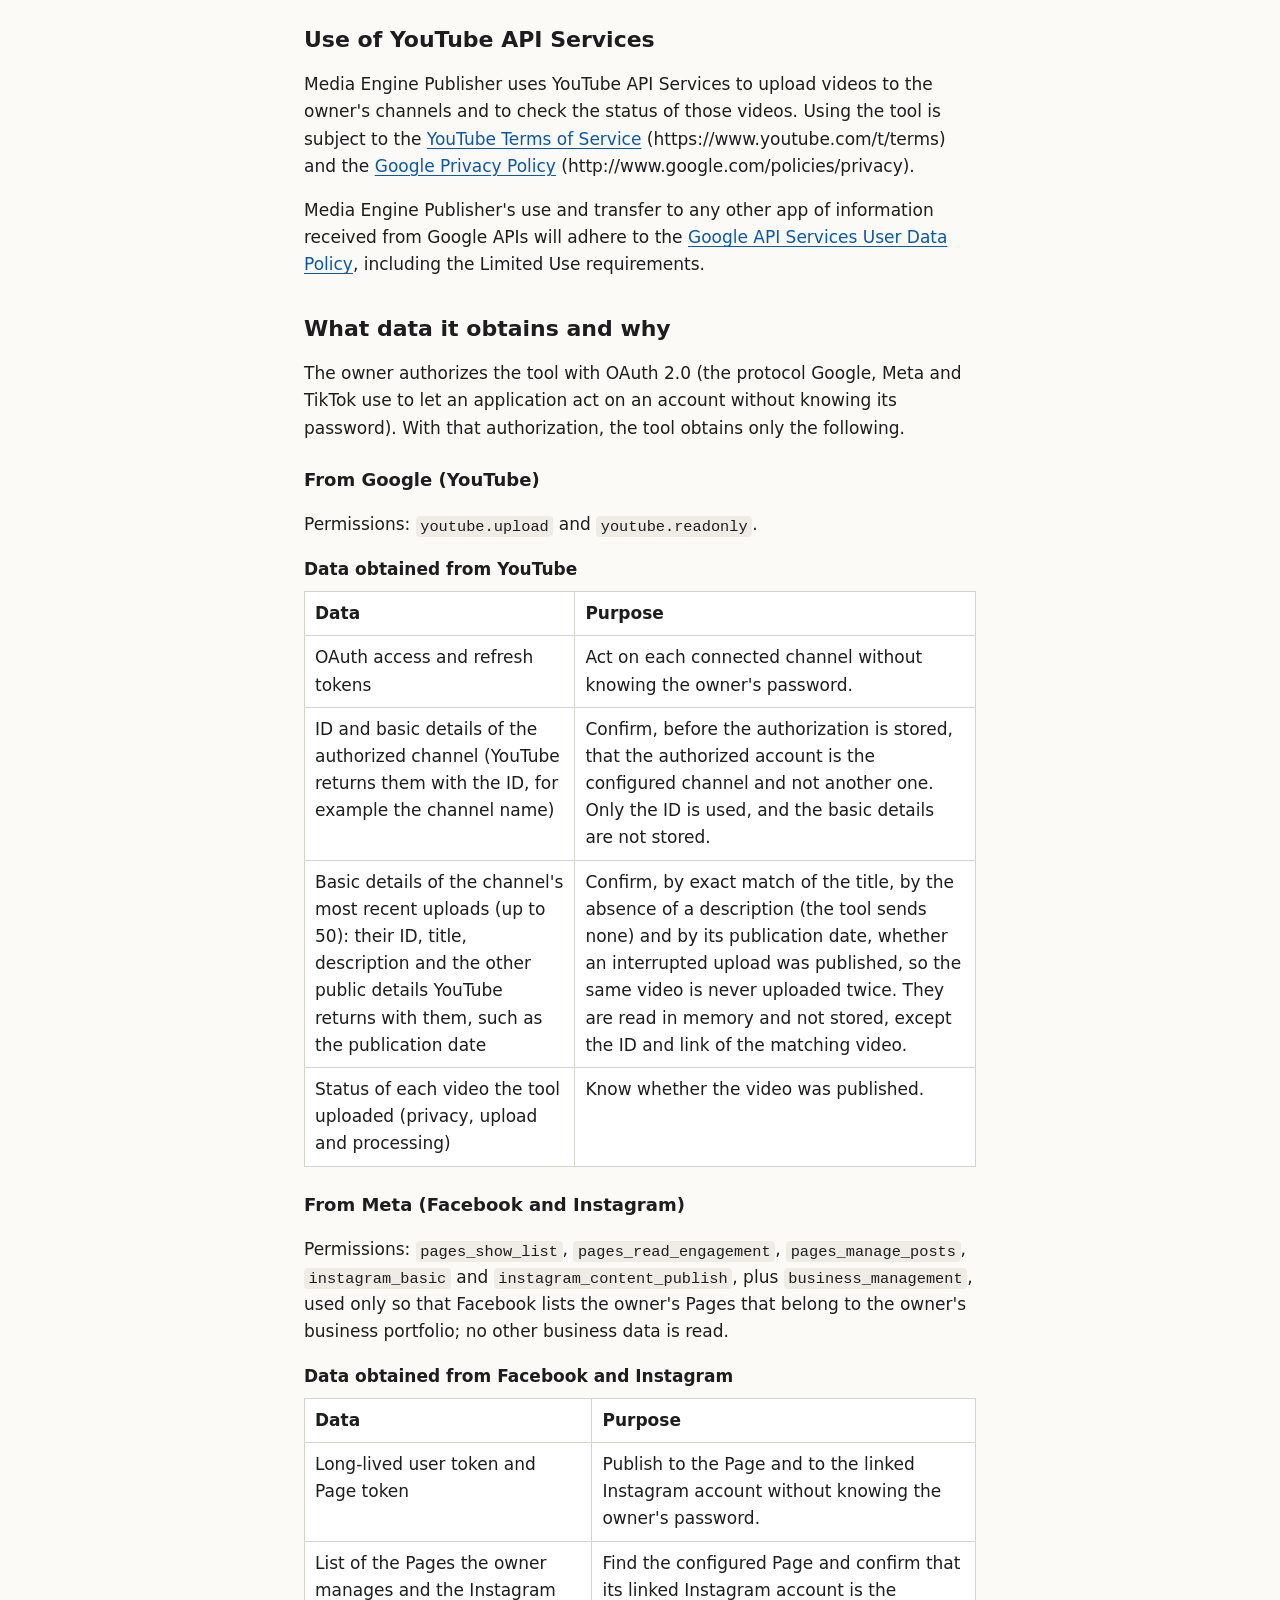
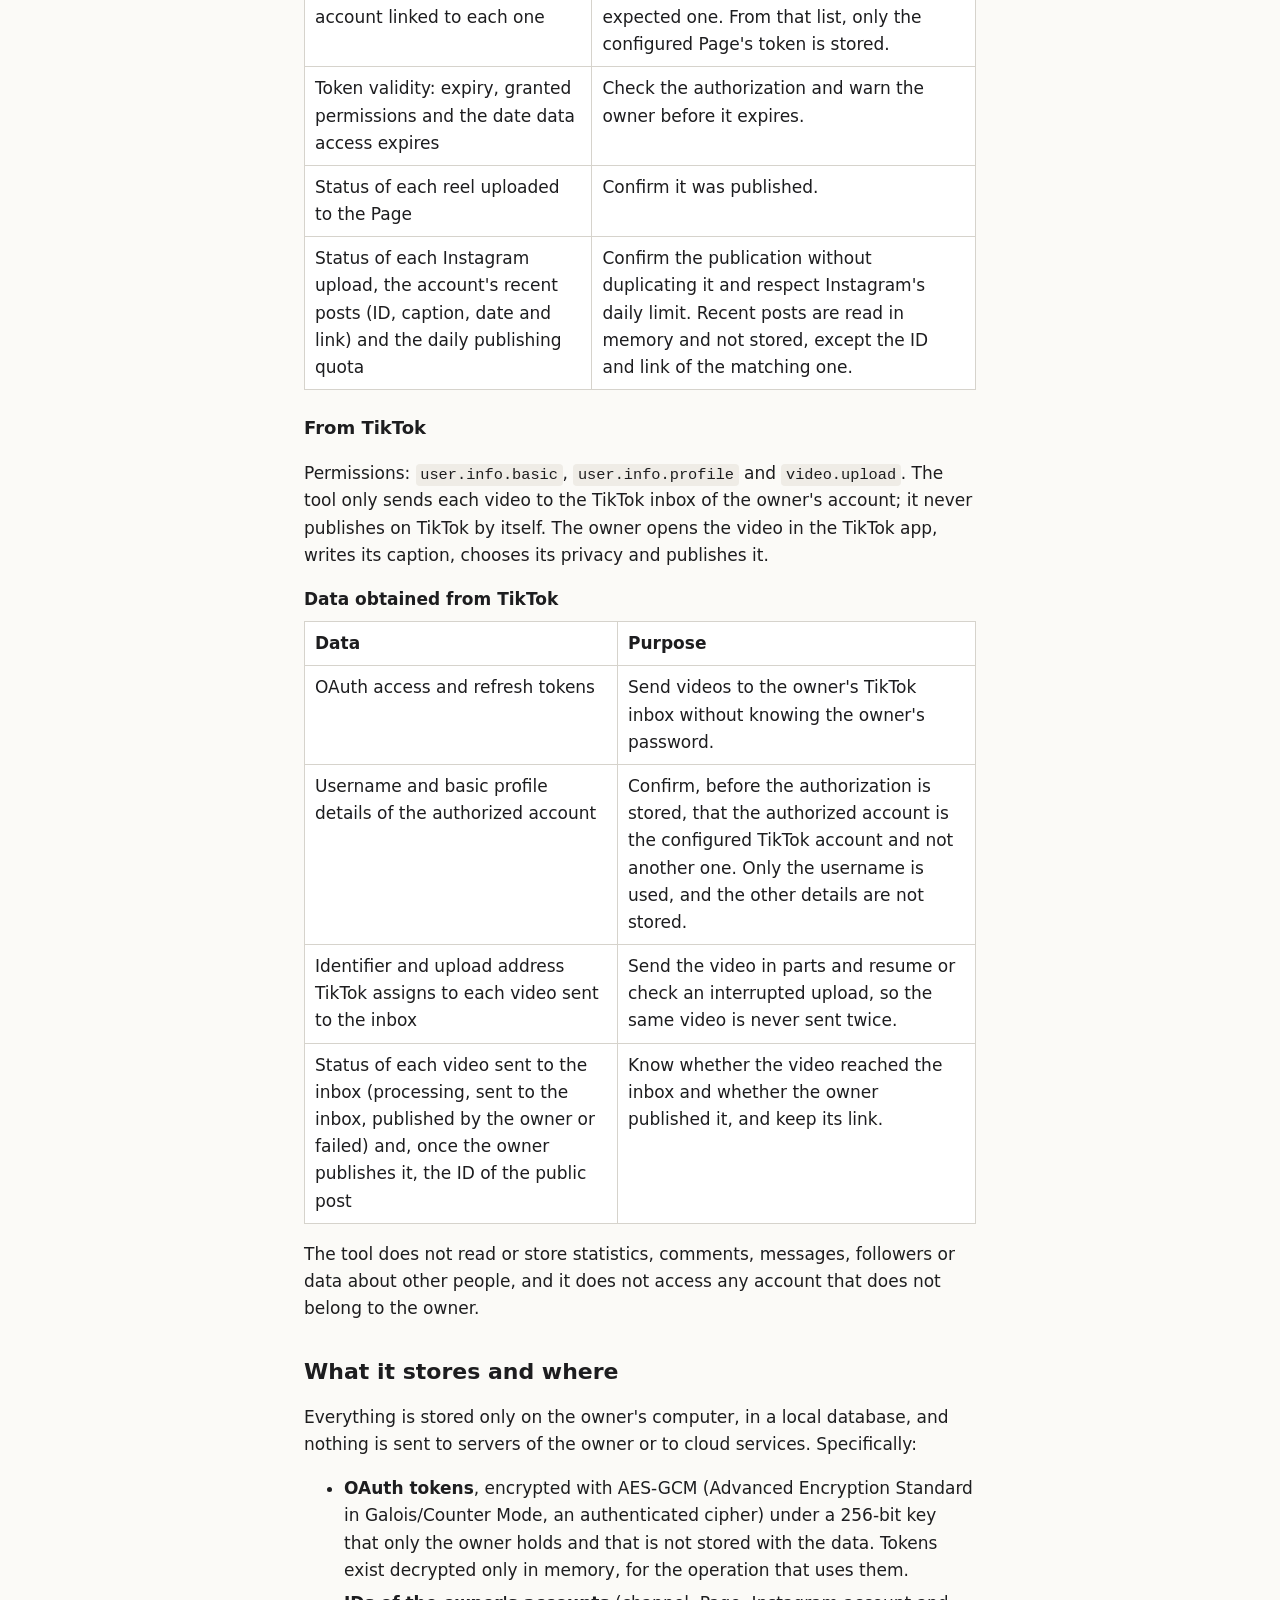
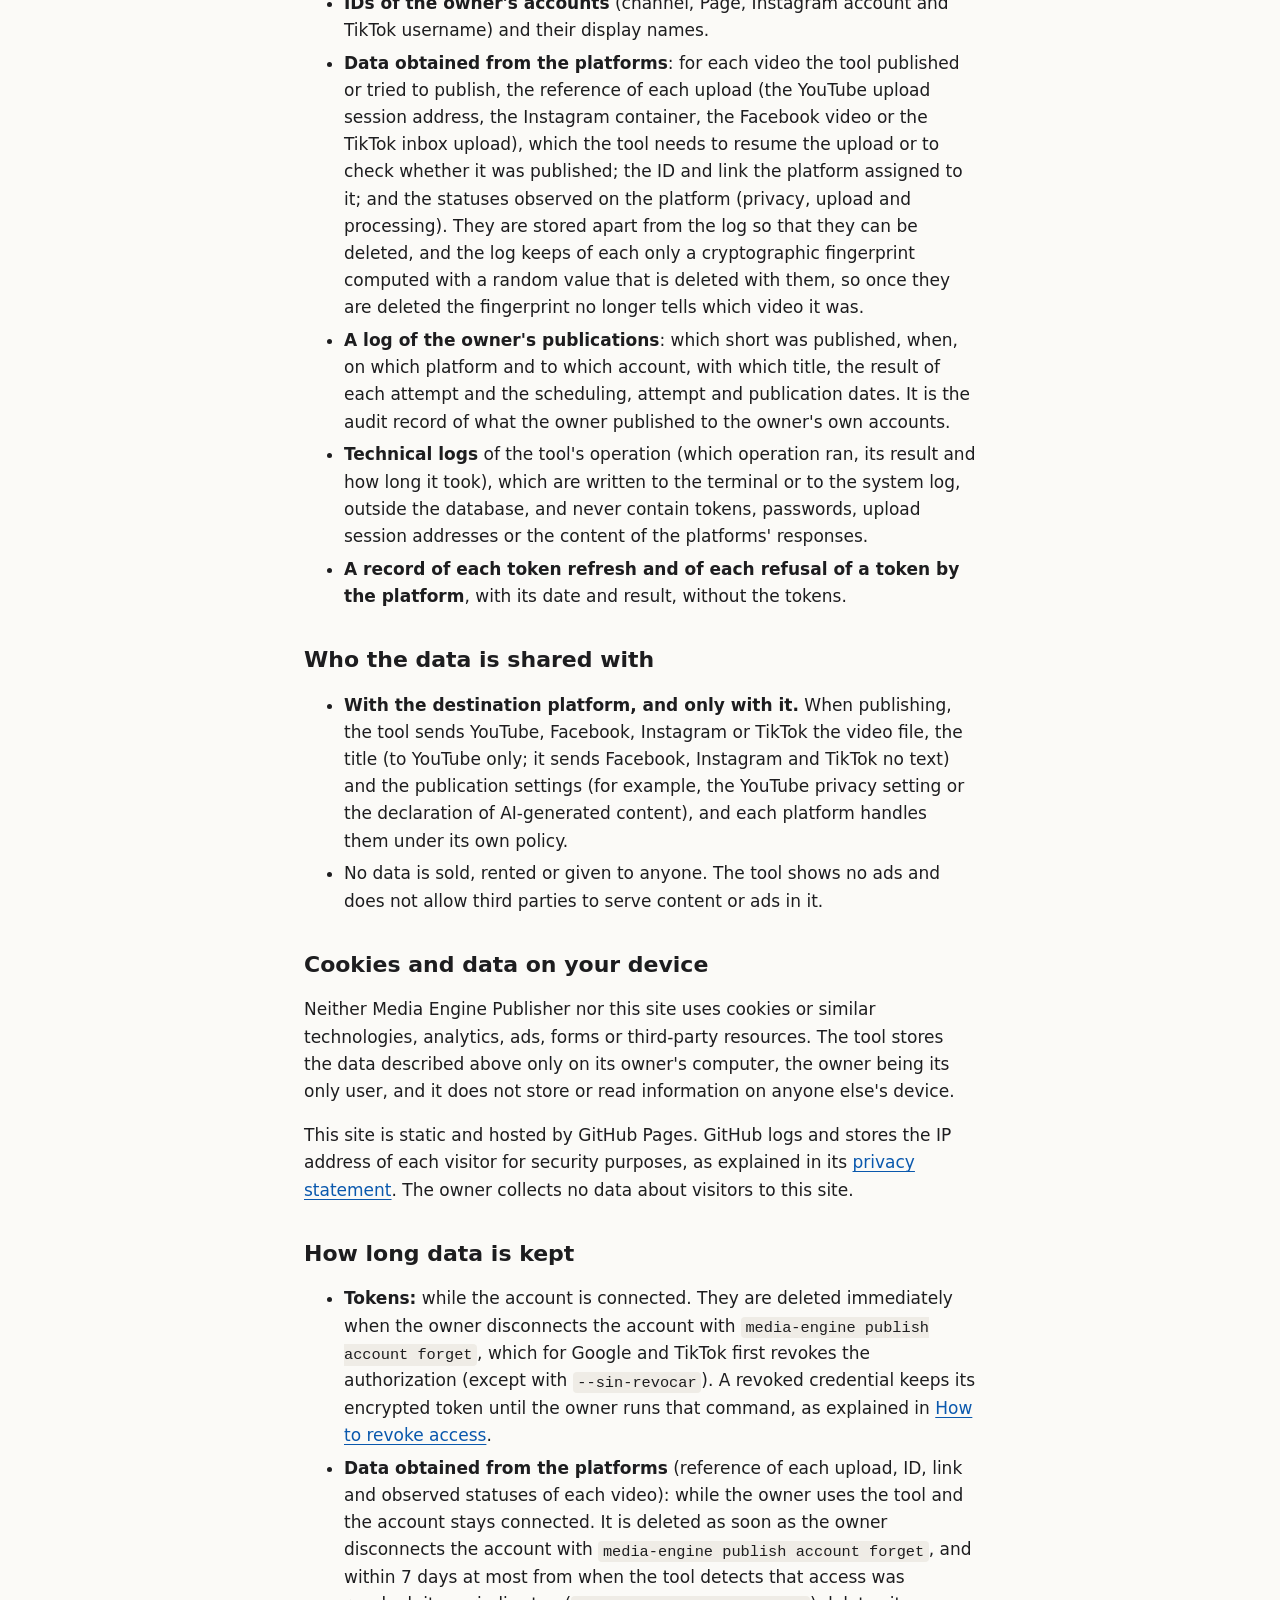
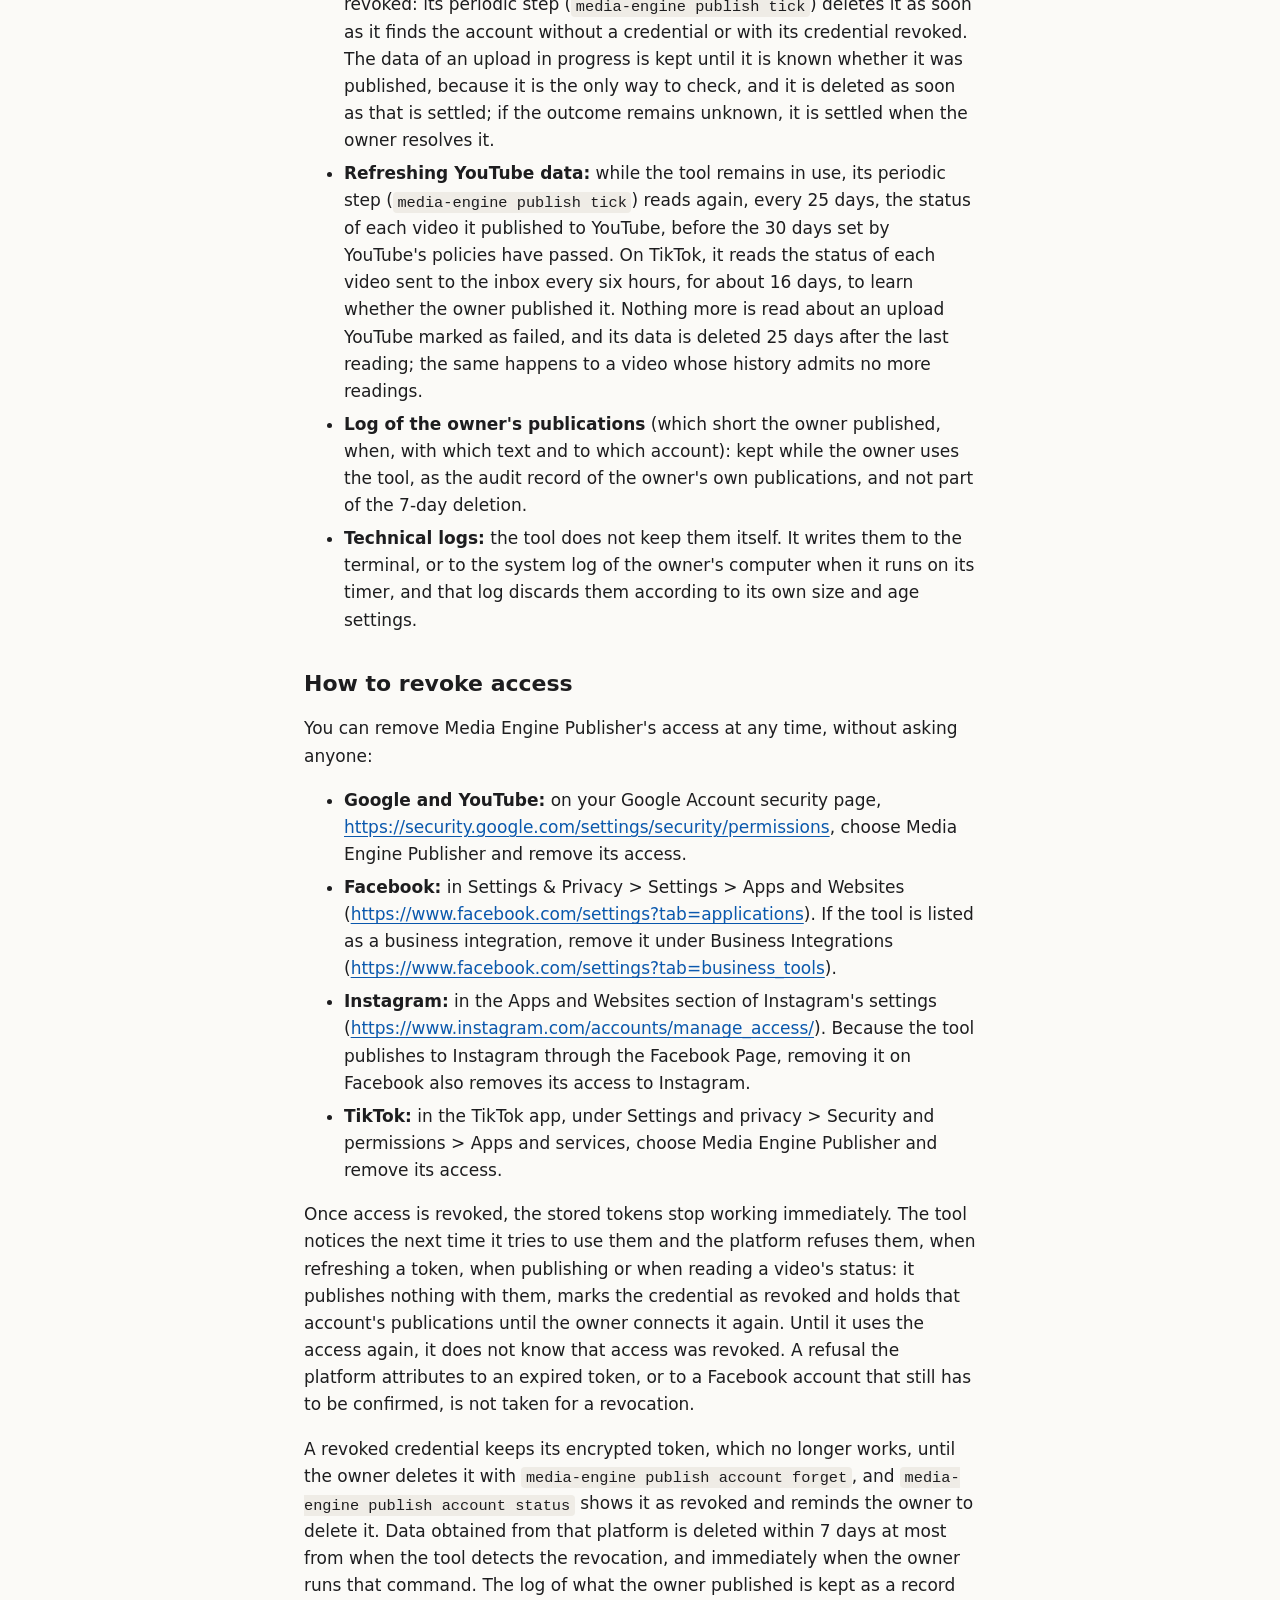
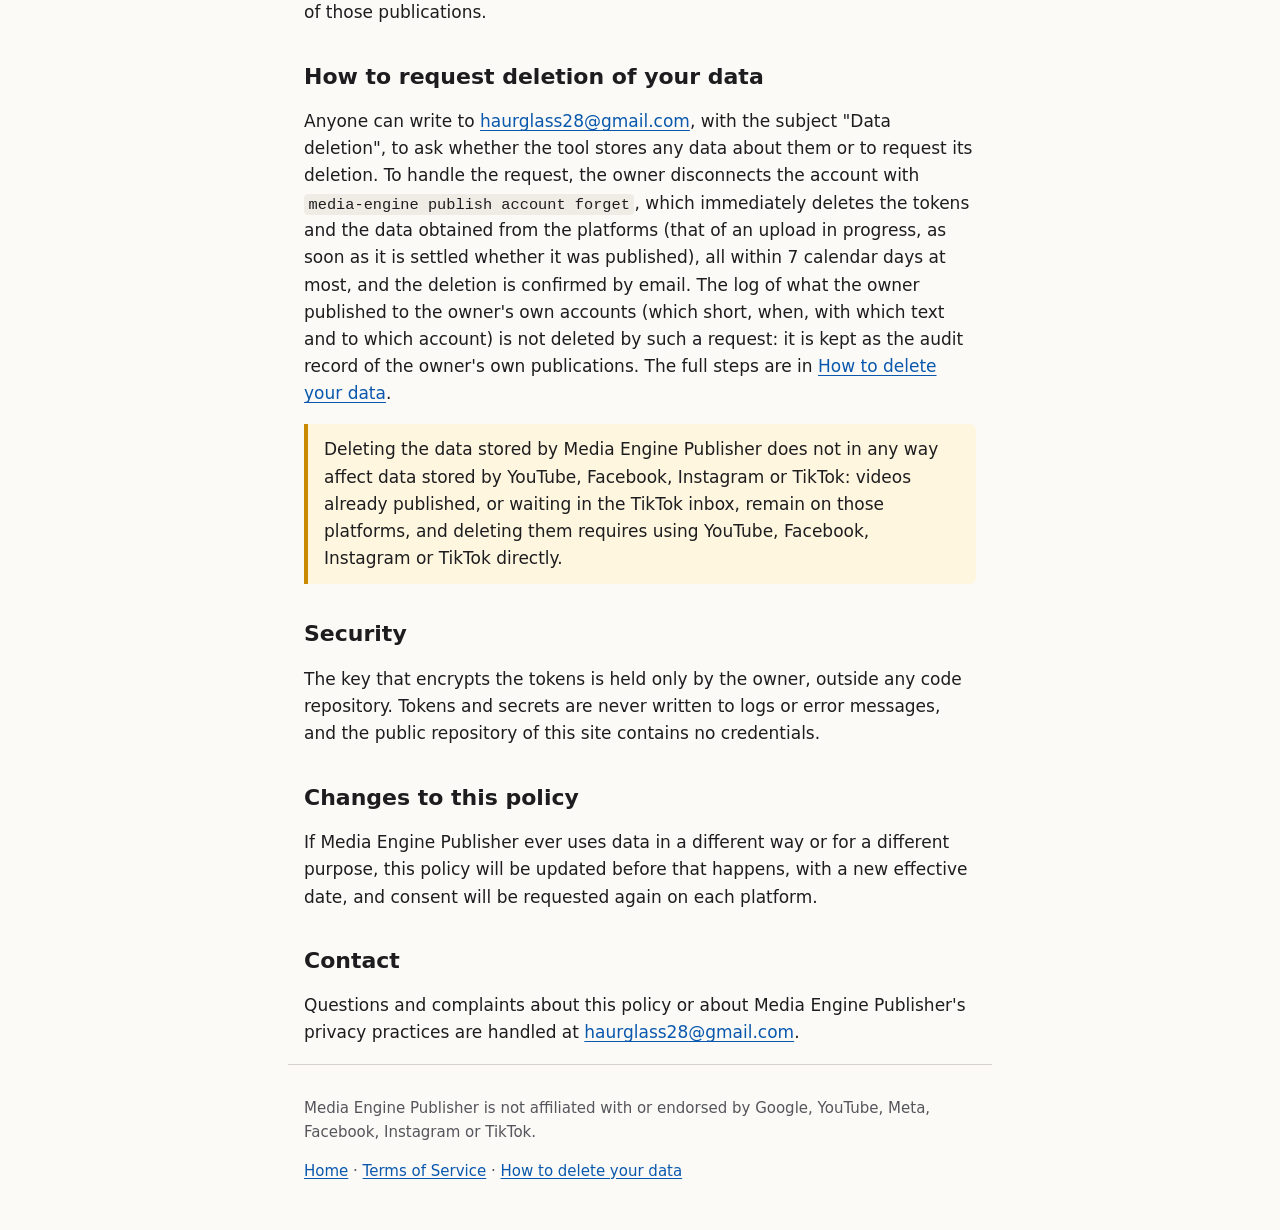
<file: en/privacy.html>
<!doctype html>
<html lang="en">
<head>
<meta charset="utf-8">
<meta name="viewport" content="width=device-width, initial-scale=1">
<meta http-equiv="Content-Security-Policy" content="default-src 'none'; style-src 'self'; img-src 'self'; base-uri 'none'; form-action 'none'">
<meta name="referrer" content="no-referrer">
<title>Privacy Policy · Media Engine Publisher</title>
<meta name="description" content="Privacy Policy of Media Engine Publisher: what data it obtains from YouTube, Facebook and Instagram, where it is stored, who it is shared with and how to request its deletion.">
<link rel="canonical" href="https://haurglass.github.io/en/privacy.html">
<link rel="alternate" hreflang="en" href="https://haurglass.github.io/en/privacy.html">
<link rel="alternate" hreflang="es-419" href="https://haurglass.github.io/es/privacidad.html">
<link rel="stylesheet" href="../estilo.css">
</head>
<body>
<a class="saltar" href="#contenido">Skip to content</a>
<header class="cabecera">
  <div class="contenedor">
    <p class="marca"><a href="./">Media Engine Publisher</a></p>
    <nav class="navegacion" aria-label="Site sections">
      <ul>
        <li><a href="./">Home</a></li>
        <li><a href="privacy.html" aria-current="page">Privacy</a></li>
        <li><a href="terms.html">Terms</a></li>
        <li><a href="data-deletion.html">Data deletion</a></li>
        <li><a href="../es/privacidad.html" hreflang="es-419" lang="es-419">Español</a></li>
      </ul>
    </nav>
  </div>
</header>
<main id="contenido" class="contenedor">
  <h1>Privacy Policy for Media Engine Publisher</h1>
  <p class="meta">Effective <time datetime="2026-11-07">2026-11-07</time>. Responsible party: Fernando, owner and only user of the tool. Contact: <a href="mailto:haurglass28@gmail.com">haurglass28@gmail.com</a>.</p>
  <p>This policy explains what data Media Engine Publisher obtains from Google (YouTube) and from Meta (Facebook and Instagram), what it uses the data for, where it stores it, who it shares it with, how long it keeps it and how to request its deletion. A <a href="../es/privacidad.html" hreflang="es-419">Spanish version</a> with the same content is available.</p>

  <nav class="indice" aria-labelledby="toc-title">
    <h2 id="toc-title">On this page</h2>
    <ol>
      <li><a href="#summary">Summary</a></li>
      <li><a href="#the-tool">What the tool is and who uses it</a></li>
      <li><a href="#youtube">Use of YouTube API Services</a></li>
      <li><a href="#data">What data it obtains and why</a></li>
      <li><a href="#storage">What it stores and where</a></li>
      <li><a href="#sharing">Who the data is shared with</a></li>
      <li><a href="#cookies">Cookies and data on your device</a></li>
      <li><a href="#retention">How long data is kept</a></li>
      <li><a href="#revoke">How to revoke access</a></li>
      <li><a href="#deletion">How to request deletion of your data</a></li>
      <li><a href="#security">Security</a></li>
      <li><a href="#changes">Changes to this policy</a></li>
      <li><a href="#contact">Contact</a></li>
    </ol>
  </nav>

  <h2 id="summary">Summary</h2>
  <ul>
    <li>Media Engine Publisher is used only by its owner, to publish the owner's own videos to the owner's own accounts, and it does not provide a service to anyone else.</li>
    <li>All data is stored only on the owner's computer, and access tokens are stored encrypted.</li>
    <li>Data obtained from Google, Meta and TikTok is not sold or shared with anyone. Each video is sent only to the platform it is published to. There are no ads and no cookies.</li>
    <li>You can revoke access at any time. Tokens and data obtained from the platforms are deleted as soon as the owner disconnects the account, and that data within 7 days at most from when the tool detects that access was revoked. The log of what the owner published to the owner's own accounts is kept as a record of those publications.</li>
  </ul>

  <h2 id="the-tool">What the tool is and who uses it</h2>
  <p>Media Engine Publisher is a program that runs on its owner's computer and that the owner uses to publish the short videos the owner produces to accounts that belong to the owner: YouTube channels, Facebook Pages, the Instagram professional accounts linked to those Pages and TikTok accounts. It has no user sign-up, offers no accounts to other people and does not provide a service to anyone else. On TikTok it only sends each video to the inbox of the owner's account, and the owner publishes it by hand from the TikTok app.</p>

  <h2 id="youtube">Use of YouTube API Services</h2>
  <p>Media Engine Publisher uses YouTube API Services to upload videos to the owner's channels and to check the status of those videos. Using the tool is subject to the <a href="https://www.youtube.com/t/terms">YouTube Terms of Service</a> (https://www.youtube.com/t/terms) and the <a href="http://www.google.com/policies/privacy">Google Privacy Policy</a> (http://www.google.com/policies/privacy).</p>
  <p>Media Engine Publisher's use and transfer to any other app of information received from Google APIs will adhere to the <a href="https://developers.google.com/terms/api-services-user-data-policy">Google API Services User Data Policy</a>, including the Limited Use requirements.</p>

  <h2 id="data">What data it obtains and why</h2>
  <p>The owner authorizes the tool with OAuth 2.0 (the protocol Google, Meta and TikTok use to let an application act on an account without knowing its password). With that authorization, the tool obtains only the following.</p>

  <h3 id="data-google">From Google (YouTube)</h3>
  <p>Permissions: <code>youtube.upload</code> and <code>youtube.readonly</code>.</p>
  <div class="tabla">
    <table>
      <caption>Data obtained from YouTube</caption>
      <thead>
        <tr><th scope="col">Data</th><th scope="col">Purpose</th></tr>
      </thead>
      <tbody>
        <tr><td>OAuth access and refresh tokens</td><td>Act on each connected channel without knowing the owner's password.</td></tr>
        <tr><td>ID and basic details of the authorized channel (YouTube returns them with the ID, for example the channel name)</td><td>Confirm, before the authorization is stored, that the authorized account is the configured channel and not another one. Only the ID is used, and the basic details are not stored.</td></tr>
        <tr><td>Basic details of the channel's most recent uploads (up to 50): their ID, title, description and the other public details YouTube returns with them, such as the publication date</td><td>Confirm, by exact match of the title, by the absence of a description (the tool sends none) and by its publication date, whether an interrupted upload was published, so the same video is never uploaded twice. They are read in memory and not stored, except the ID and link of the matching video.</td></tr>
        <tr><td>Status of each video the tool uploaded (privacy, upload and processing)</td><td>Know whether the video was published.</td></tr>
      </tbody>
    </table>
  </div>

  <h3 id="data-meta">From Meta (Facebook and Instagram)</h3>
  <p>Permissions: <code>pages_show_list</code>, <code>pages_read_engagement</code>, <code>pages_manage_posts</code>, <code>instagram_basic</code> and <code>instagram_content_publish</code>, plus <code>business_management</code>, used only so that Facebook lists the owner's Pages that belong to the owner's business portfolio; no other business data is read.</p>
  <div class="tabla">
    <table>
      <caption>Data obtained from Facebook and Instagram</caption>
      <thead>
        <tr><th scope="col">Data</th><th scope="col">Purpose</th></tr>
      </thead>
      <tbody>
        <tr><td>Long-lived user token and Page token</td><td>Publish to the Page and to the linked Instagram account without knowing the owner's password.</td></tr>
        <tr><td>List of the Pages the owner manages and the Instagram account linked to each one</td><td>Find the configured Page and confirm that its linked Instagram account is the expected one. From that list, only the configured Page's token is stored.</td></tr>
        <tr><td>Token validity: expiry, granted permissions and the date data access expires</td><td>Check the authorization and warn the owner before it expires.</td></tr>
        <tr><td>Status of each reel uploaded to the Page</td><td>Confirm it was published.</td></tr>
        <tr><td>Status of each Instagram upload, the account's recent posts (ID, caption, date and link) and the daily publishing quota</td><td>Confirm the publication without duplicating it and respect Instagram's daily limit. Recent posts are read in memory and not stored, except the ID and link of the matching one.</td></tr>
      </tbody>
    </table>
  </div>
  <h3 id="data-tiktok">From TikTok</h3>
  <p>Permissions: <code>user.info.basic</code>, <code>user.info.profile</code> and <code>video.upload</code>. The tool only sends each video to the TikTok inbox of the owner's account; it never publishes on TikTok by itself. The owner opens the video in the TikTok app, writes its caption, chooses its privacy and publishes it.</p>
  <div class="tabla">
    <table>
      <caption>Data obtained from TikTok</caption>
      <thead>
        <tr><th scope="col">Data</th><th scope="col">Purpose</th></tr>
      </thead>
      <tbody>
        <tr><td>OAuth access and refresh tokens</td><td>Send videos to the owner's TikTok inbox without knowing the owner's password.</td></tr>
        <tr><td>Username and basic profile details of the authorized account</td><td>Confirm, before the authorization is stored, that the authorized account is the configured TikTok account and not another one. Only the username is used, and the other details are not stored.</td></tr>
        <tr><td>Identifier and upload address TikTok assigns to each video sent to the inbox</td><td>Send the video in parts and resume or check an interrupted upload, so the same video is never sent twice.</td></tr>
        <tr><td>Status of each video sent to the inbox (processing, sent to the inbox, published by the owner or failed) and, once the owner publishes it, the ID of the public post</td><td>Know whether the video reached the inbox and whether the owner published it, and keep its link.</td></tr>
      </tbody>
    </table>
  </div>
  <p>The tool does not read or store statistics, comments, messages, followers or data about other people, and it does not access any account that does not belong to the owner.</p>

  <h2 id="storage">What it stores and where</h2>
  <p>Everything is stored only on the owner's computer, in a local database, and nothing is sent to servers of the owner or to cloud services. Specifically:</p>
  <ul>
    <li><strong>OAuth tokens</strong>, encrypted with AES-GCM (Advanced Encryption Standard in Galois/Counter Mode, an authenticated cipher) under a 256-bit key that only the owner holds and that is not stored with the data. Tokens exist decrypted only in memory, for the operation that uses them.</li>
    <li><strong>IDs of the owner's accounts</strong> (channel, Page, Instagram account and TikTok username) and their display names.</li>
    <li><strong>Data obtained from the platforms</strong>: for each video the tool published or tried to publish, the reference of each upload (the YouTube upload session address, the Instagram container, the Facebook video or the TikTok inbox upload), which the tool needs to resume the upload or to check whether it was published; the ID and link the platform assigned to it; and the statuses observed on the platform (privacy, upload and processing). They are stored apart from the log so that they can be deleted, and the log keeps of each only a cryptographic fingerprint computed with a random value that is deleted with them, so once they are deleted the fingerprint no longer tells which video it was.</li>
    <li><strong>A log of the owner's publications</strong>: which short was published, when, on which platform and to which account, with which title, the result of each attempt and the scheduling, attempt and publication dates. It is the audit record of what the owner published to the owner's own accounts.</li>
    <li><strong>Technical logs</strong> of the tool's operation (which operation ran, its result and how long it took), which are written to the terminal or to the system log, outside the database, and never contain tokens, passwords, upload session addresses or the content of the platforms' responses.</li>
    <li><strong>A record of each token refresh and of each refusal of a token by the platform</strong>, with its date and result, without the tokens.</li>
  </ul>

  <h2 id="sharing">Who the data is shared with</h2>
  <ul>
    <li><strong>With the destination platform, and only with it.</strong> When publishing, the tool sends YouTube, Facebook, Instagram or TikTok the video file, the title (to YouTube only; it sends Facebook, Instagram and TikTok no text) and the publication settings (for example, the YouTube privacy setting or the declaration of AI-generated content), and each platform handles them under its own policy.</li>
    <li>No data is sold, rented or given to anyone. The tool shows no ads and does not allow third parties to serve content or ads in it.</li>
  </ul>

  <h2 id="cookies">Cookies and data on your device</h2>
  <p>Neither Media Engine Publisher nor this site uses cookies or similar technologies, analytics, ads, forms or third-party resources. The tool stores the data described above only on its owner's computer, the owner being its only user, and it does not store or read information on anyone else's device.</p>
  <p>This site is static and hosted by GitHub Pages. GitHub logs and stores the IP address of each visitor for security purposes, as explained in its <a href="https://docs.github.com/en/site-policy/privacy-policies/github-general-privacy-statement">privacy statement</a>. The owner collects no data about visitors to this site.</p>

  <h2 id="retention">How long data is kept</h2>
  <ul>
    <li><strong>Tokens:</strong> while the account is connected. They are deleted immediately when the owner disconnects the account with <code>media-engine publish account forget</code>, which for Google and TikTok first revokes the authorization (except with <code>--sin-revocar</code>). A revoked credential keeps its encrypted token until the owner runs that command, as explained in <a href="#revoke">How to revoke access</a>.</li>
    <li><strong>Data obtained from the platforms</strong> (reference of each upload, ID, link and observed statuses of each video): while the owner uses the tool and the account stays connected. It is deleted as soon as the owner disconnects the account with <code>media-engine publish account forget</code>, and within 7 days at most from when the tool detects that access was revoked: its periodic step (<code>media-engine publish tick</code>) deletes it as soon as it finds the account without a credential or with its credential revoked. The data of an upload in progress is kept until it is known whether it was published, because it is the only way to check, and it is deleted as soon as that is settled; if the outcome remains unknown, it is settled when the owner resolves it.</li>
    <li><strong>Refreshing YouTube data:</strong> while the tool remains in use, its periodic step (<code>media-engine publish tick</code>) reads again, every 25 days, the status of each video it published to YouTube, before the 30 days set by YouTube's policies have passed. On TikTok, it reads the status of each video sent to the inbox every six hours, for about 16 days, to learn whether the owner published it. Nothing more is read about an upload YouTube marked as failed, and its data is deleted 25 days after the last reading; the same happens to a video whose history admits no more readings.</li>
    <li><strong>Log of the owner's publications</strong> (which short the owner published, when, with which text and to which account): kept while the owner uses the tool, as the audit record of the owner's own publications, and not part of the 7-day deletion.</li>
    <li><strong>Technical logs:</strong> the tool does not keep them itself. It writes them to the terminal, or to the system log of the owner's computer when it runs on its timer, and that log discards them according to its own size and age settings.</li>
  </ul>

  <h2 id="revoke">How to revoke access</h2>
  <p>You can remove Media Engine Publisher's access at any time, without asking anyone:</p>
  <ul>
    <li><strong>Google and YouTube:</strong> on your Google Account security page, <a href="https://security.google.com/settings/security/permissions">https://security.google.com/settings/security/permissions</a>, choose Media Engine Publisher and remove its access.</li>
    <li><strong>Facebook:</strong> in Settings &amp; Privacy &gt; Settings &gt; Apps and Websites (<a href="https://www.facebook.com/settings?tab=applications">https://www.facebook.com/settings?tab=applications</a>). If the tool is listed as a business integration, remove it under Business Integrations (<a href="https://www.facebook.com/settings?tab=business_tools">https://www.facebook.com/settings?tab=business_tools</a>).</li>
    <li><strong>Instagram:</strong> in the Apps and Websites section of Instagram's settings (<a href="https://www.instagram.com/accounts/manage_access/">https://www.instagram.com/accounts/manage_access/</a>). Because the tool publishes to Instagram through the Facebook Page, removing it on Facebook also removes its access to Instagram.</li>
    <li><strong>TikTok:</strong> in the TikTok app, under Settings and privacy &gt; Security and permissions &gt; Apps and services, choose Media Engine Publisher and remove its access.</li>
  </ul>
  <p>Once access is revoked, the stored tokens stop working immediately. The tool notices the next time it tries to use them and the platform refuses them, when refreshing a token, when publishing or when reading a video's status: it publishes nothing with them, marks the credential as revoked and holds that account's publications until the owner connects it again. Until it uses the access again, it does not know that access was revoked. A refusal the platform attributes to an expired token, or to a Facebook account that still has to be confirmed, is not taken for a revocation.</p>
  <p>A revoked credential keeps its encrypted token, which no longer works, until the owner deletes it with <code>media-engine publish account forget</code>, and <code>media-engine publish account status</code> shows it as revoked and reminds the owner to delete it. Data obtained from that platform is deleted within 7 days at most from when the tool detects the revocation, and immediately when the owner runs that command. The log of what the owner published is kept as a record of those publications.</p>

  <h2 id="deletion">How to request deletion of your data</h2>
  <p>Anyone can write to <a href="mailto:haurglass28@gmail.com?subject=Data%20deletion">haurglass28@gmail.com</a>, with the subject "Data deletion", to ask whether the tool stores any data about them or to request its deletion. To handle the request, the owner disconnects the account with <code>media-engine publish account forget</code>, which immediately deletes the tokens and the data obtained from the platforms (that of an upload in progress, as soon as it is settled whether it was published), all within 7 calendar days at most, and the deletion is confirmed by email. The log of what the owner published to the owner's own accounts (which short, when, with which text and to which account) is not deleted by such a request: it is kept as the audit record of the owner's own publications. The full steps are in <a href="data-deletion.html">How to delete your data</a>.</p>
  <p class="aviso">Deleting the data stored by Media Engine Publisher does not in any way affect data stored by YouTube, Facebook, Instagram or TikTok: videos already published, or waiting in the TikTok inbox, remain on those platforms, and deleting them requires using YouTube, Facebook, Instagram or TikTok directly.</p>

  <h2 id="security">Security</h2>
  <p>The key that encrypts the tokens is held only by the owner, outside any code repository. Tokens and secrets are never written to logs or error messages, and the public repository of this site contains no credentials.</p>

  <h2 id="changes">Changes to this policy</h2>
  <p>If Media Engine Publisher ever uses data in a different way or for a different purpose, this policy will be updated before that happens, with a new effective date, and consent will be requested again on each platform.</p>

  <h2 id="contact">Contact</h2>
  <p>Questions and complaints about this policy or about Media Engine Publisher's privacy practices are handled at <a href="mailto:haurglass28@gmail.com">haurglass28@gmail.com</a>.</p>
</main>
<footer class="pie contenedor">
  <p>Media Engine Publisher is not affiliated with or endorsed by Google, YouTube, Meta, Facebook, Instagram or TikTok.</p>
  <p><a href="./">Home</a> · <a href="terms.html">Terms of Service</a> · <a href="data-deletion.html">How to delete your data</a></p>
</footer>
</body>
</html>
</file>
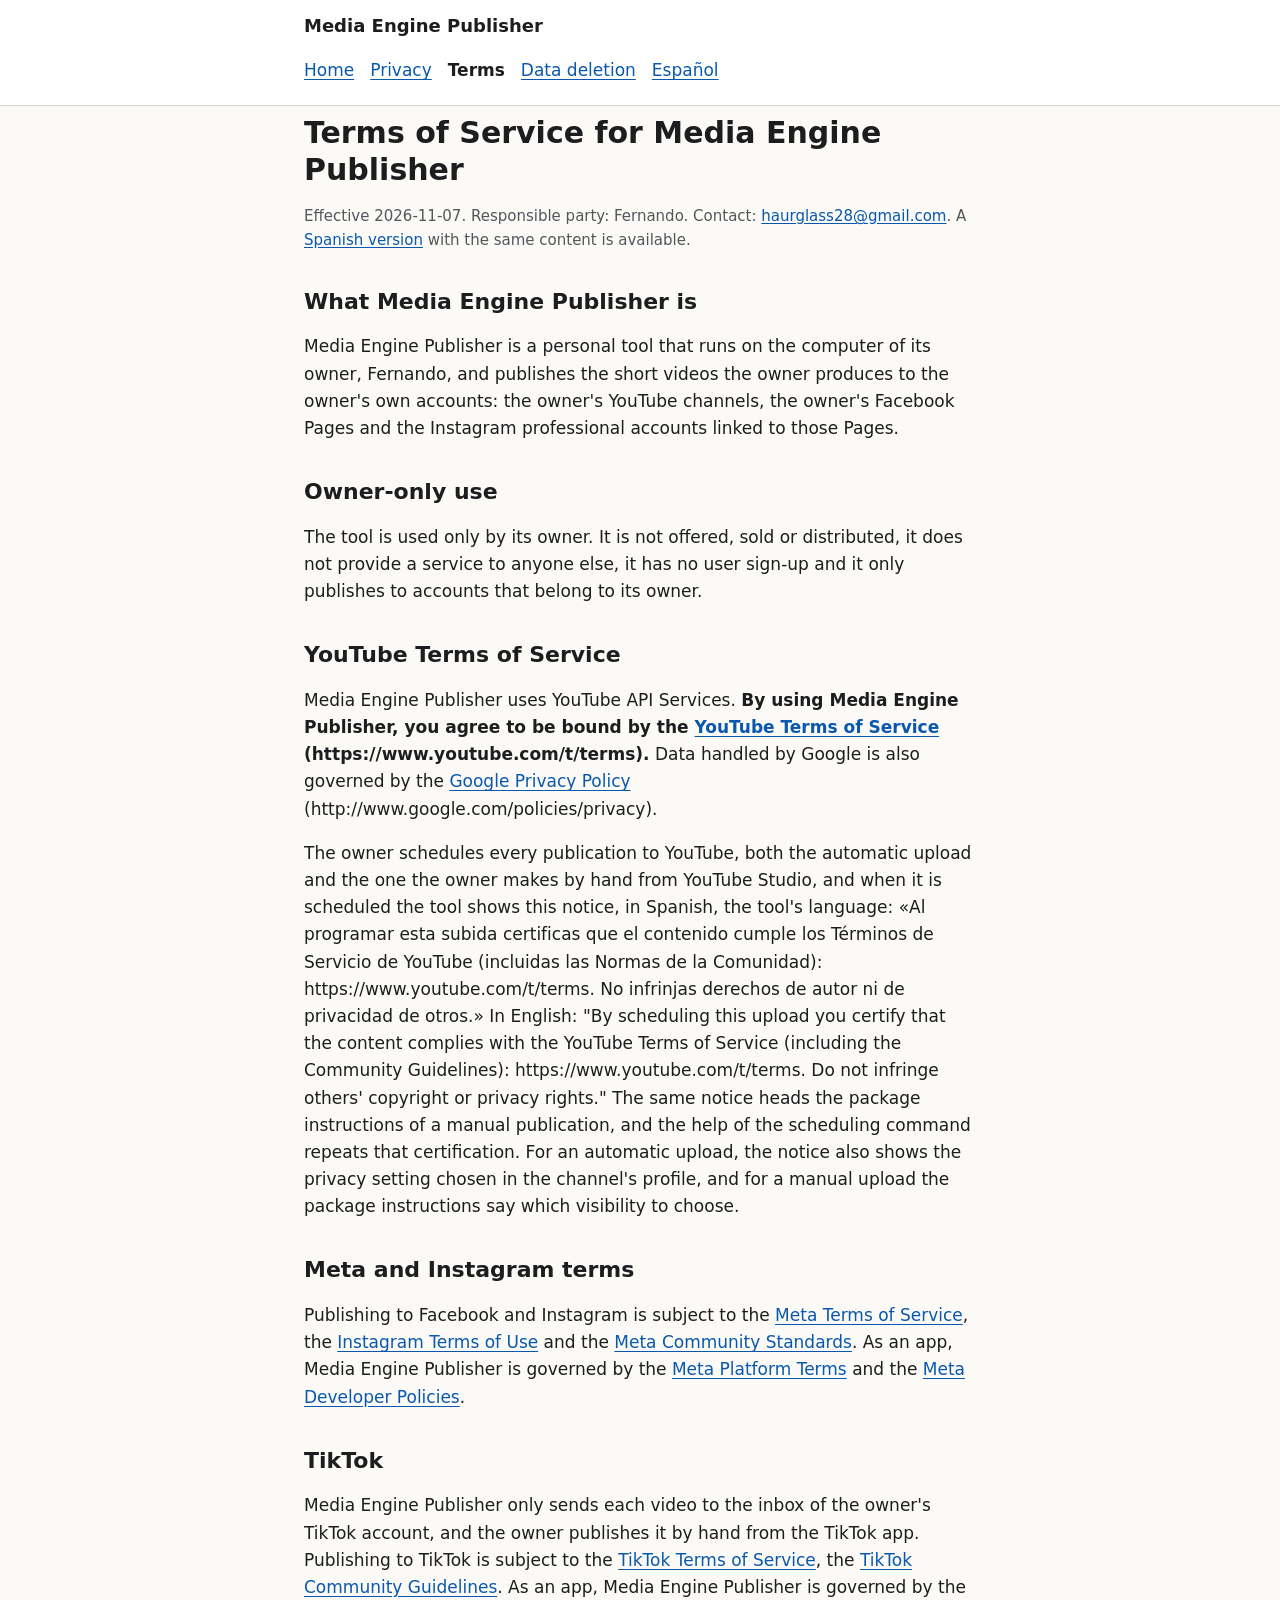
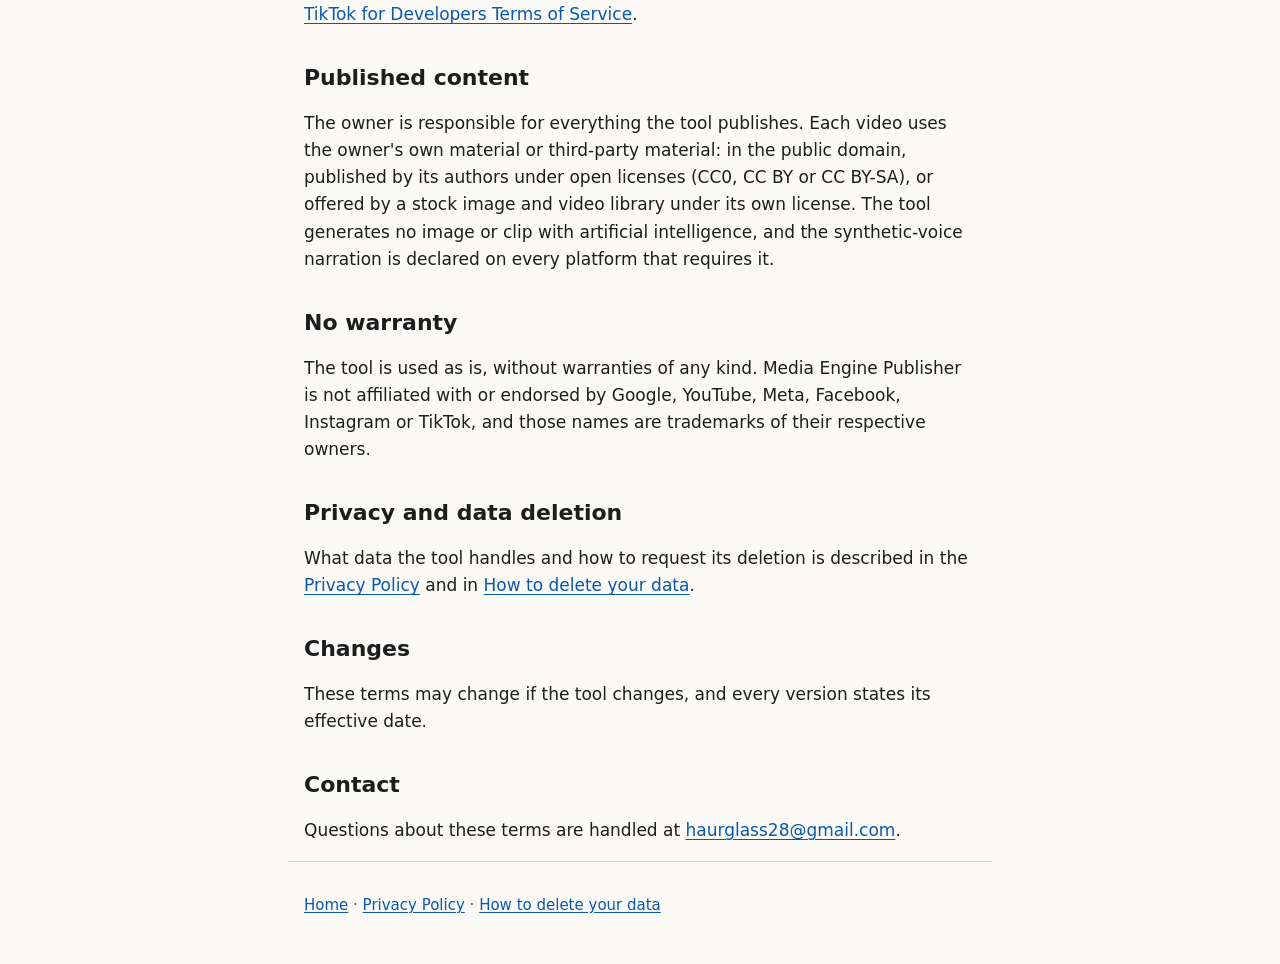
<file: en/terms.html>
<!doctype html>
<html lang="en">
<head>
<meta charset="utf-8">
<meta name="viewport" content="width=device-width, initial-scale=1">
<meta http-equiv="Content-Security-Policy" content="default-src 'none'; style-src 'self'; img-src 'self'; base-uri 'none'; form-action 'none'">
<meta name="referrer" content="no-referrer">
<title>Terms of Service · Media Engine Publisher</title>
<meta name="description" content="Terms of Service of Media Engine Publisher, a personal tool its owner uses to publish the owner's own videos to YouTube, Facebook and Instagram.">
<link rel="canonical" href="https://haurglass.github.io/en/terms.html">
<link rel="alternate" hreflang="en" href="https://haurglass.github.io/en/terms.html">
<link rel="alternate" hreflang="es-419" href="https://haurglass.github.io/es/terminos.html">
<link rel="stylesheet" href="../estilo.css">
</head>
<body>
<a class="saltar" href="#contenido">Skip to content</a>
<header class="cabecera">
  <div class="contenedor">
    <p class="marca"><a href="./">Media Engine Publisher</a></p>
    <nav class="navegacion" aria-label="Site sections">
      <ul>
        <li><a href="./">Home</a></li>
        <li><a href="privacy.html">Privacy</a></li>
        <li><a href="terms.html" aria-current="page">Terms</a></li>
        <li><a href="data-deletion.html">Data deletion</a></li>
        <li><a href="../es/terminos.html" hreflang="es-419" lang="es-419">Español</a></li>
      </ul>
    </nav>
  </div>
</header>
<main id="contenido" class="contenedor">
  <h1>Terms of Service for Media Engine Publisher</h1>
  <p class="meta">Effective <time datetime="2026-11-07">2026-11-07</time>. Responsible party: Fernando. Contact: <a href="mailto:haurglass28@gmail.com">haurglass28@gmail.com</a>. A <a href="../es/terminos.html" hreflang="es-419">Spanish version</a> with the same content is available.</p>

  <h2 id="what-it-is">What Media Engine Publisher is</h2>
  <p>Media Engine Publisher is a personal tool that runs on the computer of its owner, Fernando, and publishes the short videos the owner produces to the owner's own accounts: the owner's YouTube channels, the owner's Facebook Pages and the Instagram professional accounts linked to those Pages.</p>

  <h2 id="use">Owner-only use</h2>
  <p>The tool is used only by its owner. It is not offered, sold or distributed, it does not provide a service to anyone else, it has no user sign-up and it only publishes to accounts that belong to its owner.</p>

  <h2 id="youtube">YouTube Terms of Service</h2>
  <p>Media Engine Publisher uses YouTube API Services. <strong>By using Media Engine Publisher, you agree to be bound by the <a href="https://www.youtube.com/t/terms">YouTube Terms of Service</a> (https://www.youtube.com/t/terms).</strong> Data handled by Google is also governed by the <a href="http://www.google.com/policies/privacy">Google Privacy Policy</a> (http://www.google.com/policies/privacy).</p>
  <p>The owner schedules every publication to YouTube, both the automatic upload and the one the owner makes by hand from YouTube Studio, and when it is scheduled the tool shows this notice, in Spanish, the tool's language: <span lang="es-419">«Al programar esta subida certificas que el contenido cumple los Términos de Servicio de YouTube (incluidas las Normas de la Comunidad): https://www.youtube.com/t/terms. No infrinjas derechos de autor ni de privacidad de otros.»</span> In English: "By scheduling this upload you certify that the content complies with the YouTube Terms of Service (including the Community Guidelines): https://www.youtube.com/t/terms. Do not infringe others' copyright or privacy rights." The same notice heads the package instructions of a manual publication, and the help of the scheduling command repeats that certification. For an automatic upload, the notice also shows the privacy setting chosen in the channel's profile, and for a manual upload the package instructions say which visibility to choose.</p>

  <h2 id="meta">Meta and Instagram terms</h2>
  <p>Publishing to Facebook and Instagram is subject to the <a href="https://www.facebook.com/terms.php">Meta Terms of Service</a>, the <a href="https://help.instagram.com/581066165581870">Instagram Terms of Use</a> and the <a href="https://transparency.meta.com/policies/community-standards/">Meta Community Standards</a>. As an app, Media Engine Publisher is governed by the <a href="https://developers.facebook.com/terms/dfc_platform_terms/">Meta Platform Terms</a> and the <a href="https://developers.facebook.com/devpolicy/">Meta Developer Policies</a>.</p>

  <h2 id="tiktok">TikTok</h2>
  <p>Media Engine Publisher only sends each video to the inbox of the owner's TikTok account, and the owner publishes it by hand from the TikTok app. Publishing to TikTok is subject to the <a href="https://www.tiktok.com/legal/page/row/terms-of-service/en">TikTok Terms of Service</a>, the <a href="https://www.tiktok.com/community-guidelines">TikTok Community Guidelines</a>. As an app, Media Engine Publisher is governed by the <a href="https://www.tiktok.com/legal/page/global/tik-tok-developer-terms-of-service/en">TikTok for Developers Terms of Service</a>.</p>

  <h2 id="published-content">Published content</h2>
  <p>The owner is responsible for everything the tool publishes. Each video uses the owner's own material or third-party material: in the public domain, published by its authors under open licenses (CC0, CC BY or CC BY-SA), or offered by a stock image and video library under its own license. The tool generates no image or clip with artificial intelligence, and the synthetic-voice narration is declared on every platform that requires it.</p>

  <h2 id="warranty">No warranty</h2>
  <p>The tool is used as is, without warranties of any kind. Media Engine Publisher is not affiliated with or endorsed by Google, YouTube, Meta, Facebook, Instagram or TikTok, and those names are trademarks of their respective owners.</p>

  <h2 id="privacy">Privacy and data deletion</h2>
  <p>What data the tool handles and how to request its deletion is described in the <a href="privacy.html">Privacy Policy</a> and in <a href="data-deletion.html">How to delete your data</a>.</p>

  <h2 id="changes">Changes</h2>
  <p>These terms may change if the tool changes, and every version states its effective date.</p>

  <h2 id="contact">Contact</h2>
  <p>Questions about these terms are handled at <a href="mailto:haurglass28@gmail.com">haurglass28@gmail.com</a>.</p>
</main>
<footer class="pie contenedor">
  <p><a href="./">Home</a> · <a href="privacy.html">Privacy Policy</a> · <a href="data-deletion.html">How to delete your data</a></p>
</footer>
</body>
</html>
</file>
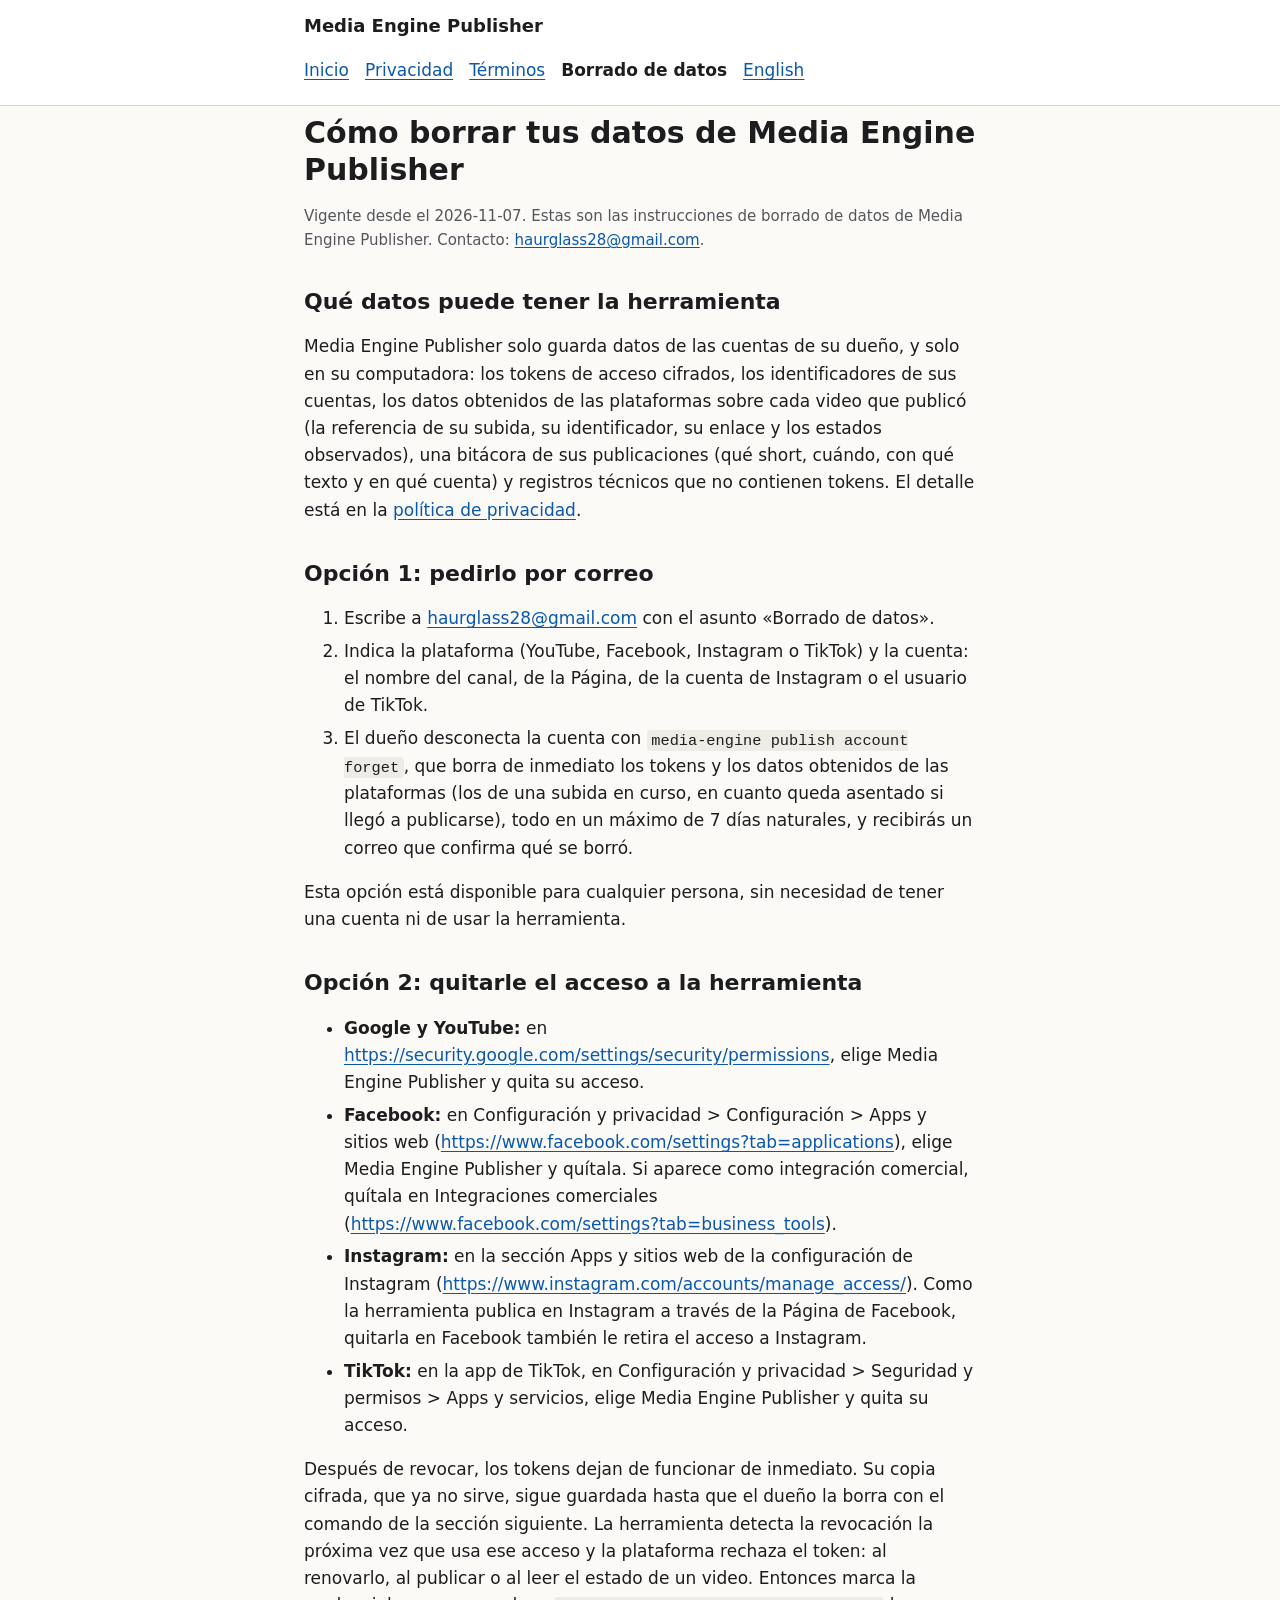
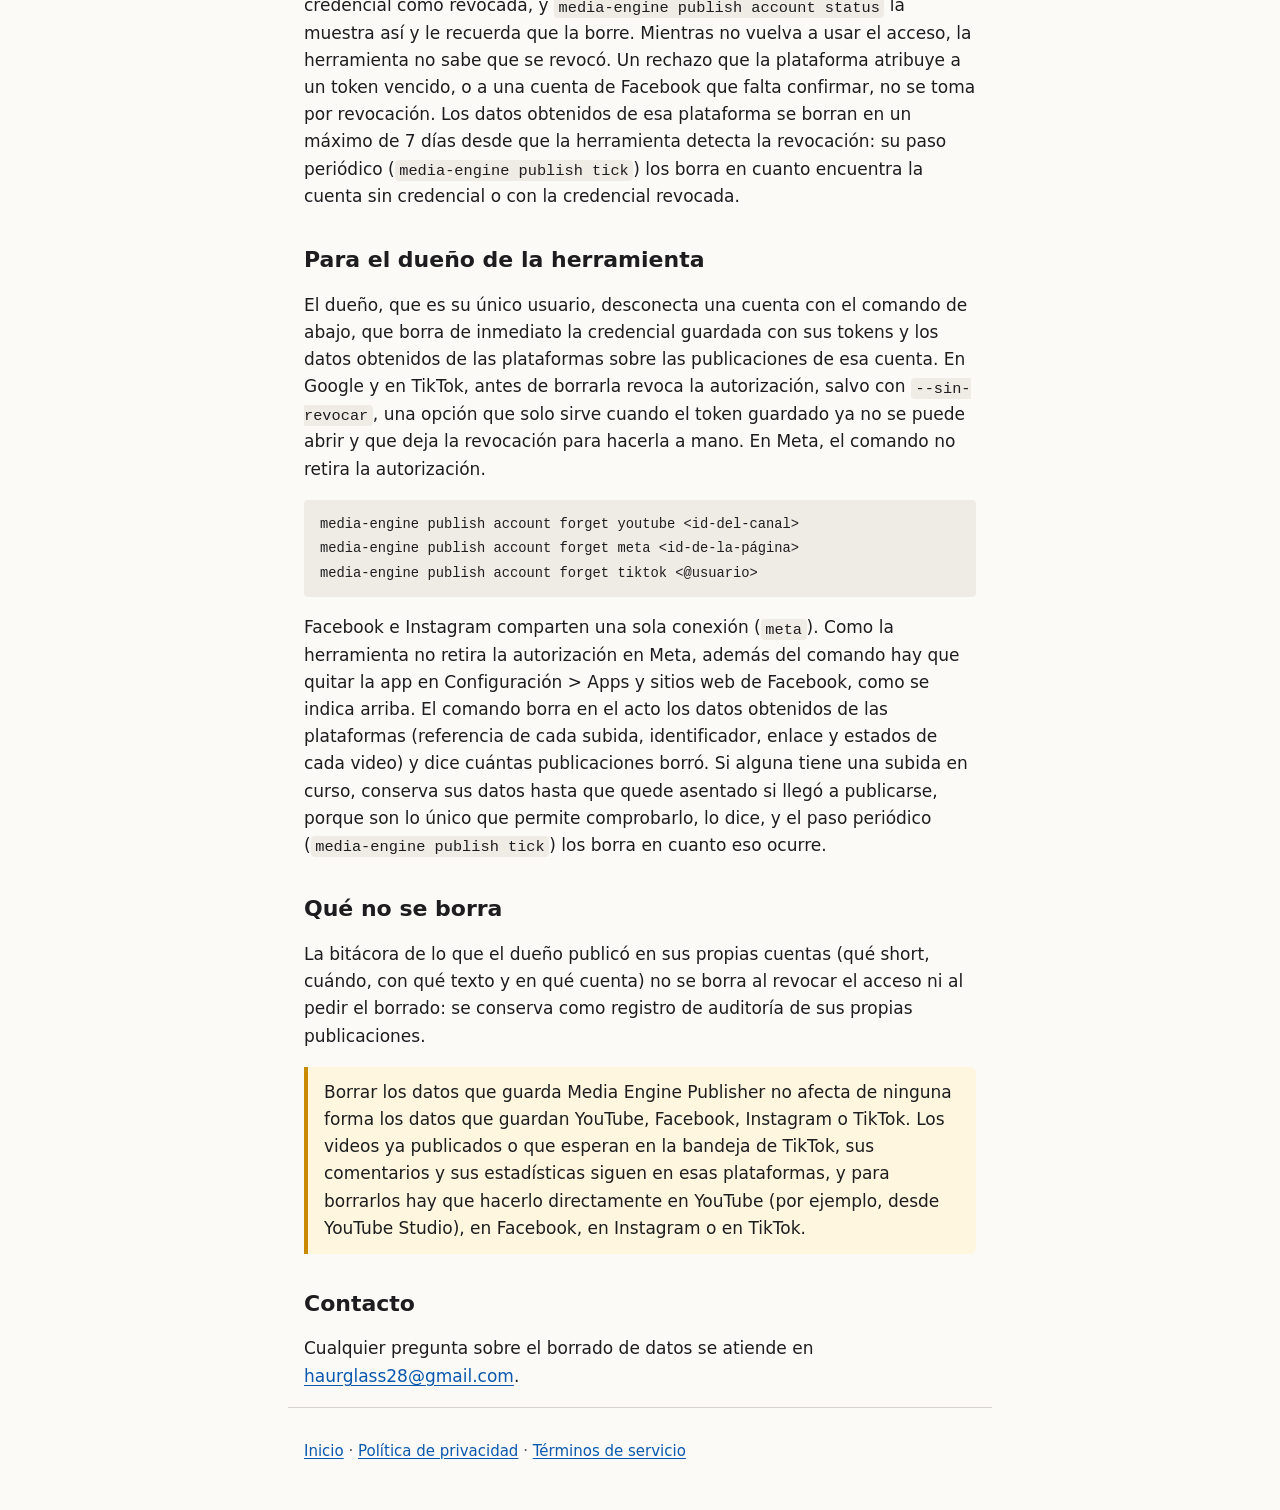
<file: es/borrado-de-datos.html>
<!doctype html>
<html lang="es-419">
<head>
<meta charset="utf-8">
<meta name="viewport" content="width=device-width, initial-scale=1">
<meta http-equiv="Content-Security-Policy" content="default-src 'none'; style-src 'self'; img-src 'self'; base-uri 'none'; form-action 'none'">
<meta name="referrer" content="no-referrer">
<title>Cómo borrar tus datos · Media Engine Publisher</title>
<meta name="description" content="Instrucciones para borrar los datos que guarda Media Engine Publisher y para quitarle el acceso a YouTube, Facebook e Instagram.">
<link rel="canonical" href="https://haurglass.github.io/es/borrado-de-datos.html">
<link rel="alternate" hreflang="es-419" href="https://haurglass.github.io/es/borrado-de-datos.html">
<link rel="alternate" hreflang="en" href="https://haurglass.github.io/en/data-deletion.html">
<link rel="stylesheet" href="../estilo.css">
</head>
<body>
<a class="saltar" href="#contenido">Saltar al contenido</a>
<header class="cabecera">
  <div class="contenedor">
    <p class="marca"><a href="./">Media Engine Publisher</a></p>
    <nav class="navegacion" aria-label="Secciones del sitio">
      <ul>
        <li><a href="./">Inicio</a></li>
        <li><a href="privacidad.html">Privacidad</a></li>
        <li><a href="terminos.html">Términos</a></li>
        <li><a href="borrado-de-datos.html" aria-current="page">Borrado de datos</a></li>
        <li><a href="../en/data-deletion.html" hreflang="en" lang="en">English</a></li>
      </ul>
    </nav>
  </div>
</header>
<main id="contenido" class="contenedor">
  <h1>Cómo borrar tus datos de Media Engine Publisher</h1>
  <p class="meta">Vigente desde el <time datetime="2026-11-07">2026-11-07</time>. Estas son las instrucciones de borrado de datos de Media Engine Publisher. Contacto: <a href="mailto:haurglass28@gmail.com">haurglass28@gmail.com</a>.</p>

  <h2 id="que-datos">Qué datos puede tener la herramienta</h2>
  <p>Media Engine Publisher solo guarda datos de las cuentas de su dueño, y solo en su computadora: los tokens de acceso cifrados, los identificadores de sus cuentas, los datos obtenidos de las plataformas sobre cada video que publicó (la referencia de su subida, su identificador, su enlace y los estados observados), una bitácora de sus publicaciones (qué short, cuándo, con qué texto y en qué cuenta) y registros técnicos que no contienen tokens. El detalle está en la <a href="privacidad.html">política de privacidad</a>.</p>

  <h2 id="correo">Opción 1: pedirlo por correo</h2>
  <ol>
    <li>Escribe a <a href="mailto:haurglass28@gmail.com?subject=Borrado%20de%20datos">haurglass28@gmail.com</a> con el asunto «Borrado de datos».</li>
    <li>Indica la plataforma (YouTube, Facebook, Instagram o TikTok) y la cuenta: el nombre del canal, de la Página, de la cuenta de Instagram o el usuario de TikTok.</li>
    <li>El dueño desconecta la cuenta con <code>media-engine publish account forget</code>, que borra de inmediato los tokens y los datos obtenidos de las plataformas (los de una subida en curso, en cuanto queda asentado si llegó a publicarse), todo en un máximo de 7 días naturales, y recibirás un correo que confirma qué se borró.</li>
  </ol>
  <p>Esta opción está disponible para cualquier persona, sin necesidad de tener una cuenta ni de usar la herramienta.</p>

  <h2 id="revocar">Opción 2: quitarle el acceso a la herramienta</h2>
  <ul>
    <li><strong>Google y YouTube:</strong> en <a href="https://security.google.com/settings/security/permissions">https://security.google.com/settings/security/permissions</a>, elige Media Engine Publisher y quita su acceso.</li>
    <li><strong>Facebook:</strong> en Configuración y privacidad &gt; Configuración &gt; Apps y sitios web (<a href="https://www.facebook.com/settings?tab=applications">https://www.facebook.com/settings?tab=applications</a>), elige Media Engine Publisher y quítala. Si aparece como integración comercial, quítala en Integraciones comerciales (<a href="https://www.facebook.com/settings?tab=business_tools">https://www.facebook.com/settings?tab=business_tools</a>).</li>
    <li><strong>Instagram:</strong> en la sección Apps y sitios web de la configuración de Instagram (<a href="https://www.instagram.com/accounts/manage_access/">https://www.instagram.com/accounts/manage_access/</a>). Como la herramienta publica en Instagram a través de la Página de Facebook, quitarla en Facebook también le retira el acceso a Instagram.</li>
    <li><strong>TikTok:</strong> en la app de TikTok, en Configuración y privacidad &gt; Seguridad y permisos &gt; Apps y servicios, elige Media Engine Publisher y quita su acceso.</li>
  </ul>
  <p>Después de revocar, los tokens dejan de funcionar de inmediato. Su copia cifrada, que ya no sirve, sigue guardada hasta que el dueño la borra con el comando de la sección siguiente. La herramienta detecta la revocación la próxima vez que usa ese acceso y la plataforma rechaza el token: al renovarlo, al publicar o al leer el estado de un video. Entonces marca la credencial como revocada, y <code>media-engine publish account status</code> la muestra así y le recuerda que la borre. Mientras no vuelva a usar el acceso, la herramienta no sabe que se revocó. Un rechazo que la plataforma atribuye a un token vencido, o a una cuenta de Facebook que falta confirmar, no se toma por revocación. Los datos obtenidos de esa plataforma se borran en un máximo de 7 días desde que la herramienta detecta la revocación: su paso periódico (<code>media-engine publish tick</code>) los borra en cuanto encuentra la cuenta sin credencial o con la credencial revocada.</p>

  <h2 id="dueno">Para el dueño de la herramienta</h2>
  <p>El dueño, que es su único usuario, desconecta una cuenta con el comando de abajo, que borra de inmediato la credencial guardada con sus tokens y los datos obtenidos de las plataformas sobre las publicaciones de esa cuenta. En Google y en TikTok, antes de borrarla revoca la autorización, salvo con <code>--sin-revocar</code>, una opción que solo sirve cuando el token guardado ya no se puede abrir y que deja la revocación para hacerla a mano. En Meta, el comando no retira la autorización.</p>
  <pre><code>media-engine publish account forget youtube &lt;id-del-canal&gt;
media-engine publish account forget meta &lt;id-de-la-página&gt;
media-engine publish account forget tiktok &lt;@usuario&gt;</code></pre>
  <p>Facebook e Instagram comparten una sola conexión (<code>meta</code>). Como la herramienta no retira la autorización en Meta, además del comando hay que quitar la app en Configuración &gt; Apps y sitios web de Facebook, como se indica arriba. El comando borra en el acto los datos obtenidos de las plataformas (referencia de cada subida, identificador, enlace y estados de cada video) y dice cuántas publicaciones borró. Si alguna tiene una subida en curso, conserva sus datos hasta que quede asentado si llegó a publicarse, porque son lo único que permite comprobarlo, lo dice, y el paso periódico (<code>media-engine publish tick</code>) los borra en cuanto eso ocurre.</p>

  <h2 id="alcance">Qué no se borra</h2>
  <p>La bitácora de lo que el dueño publicó en sus propias cuentas (qué short, cuándo, con qué texto y en qué cuenta) no se borra al revocar el acceso ni al pedir el borrado: se conserva como registro de auditoría de sus propias publicaciones.</p>
  <p class="aviso">Borrar los datos que guarda Media Engine Publisher no afecta de ninguna forma los datos que guardan YouTube, Facebook, Instagram o TikTok. Los videos ya publicados o que esperan en la bandeja de TikTok, sus comentarios y sus estadísticas siguen en esas plataformas, y para borrarlos hay que hacerlo directamente en YouTube (por ejemplo, desde YouTube Studio), en Facebook, en Instagram o en TikTok.</p>

  <h2 id="contacto">Contacto</h2>
  <p>Cualquier pregunta sobre el borrado de datos se atiende en <a href="mailto:haurglass28@gmail.com">haurglass28@gmail.com</a>.</p>
</main>
<footer class="pie contenedor">
  <p><a href="./">Inicio</a> · <a href="privacidad.html">Política de privacidad</a> · <a href="terminos.html">Términos de servicio</a></p>
</footer>
</body>
</html>
</file>
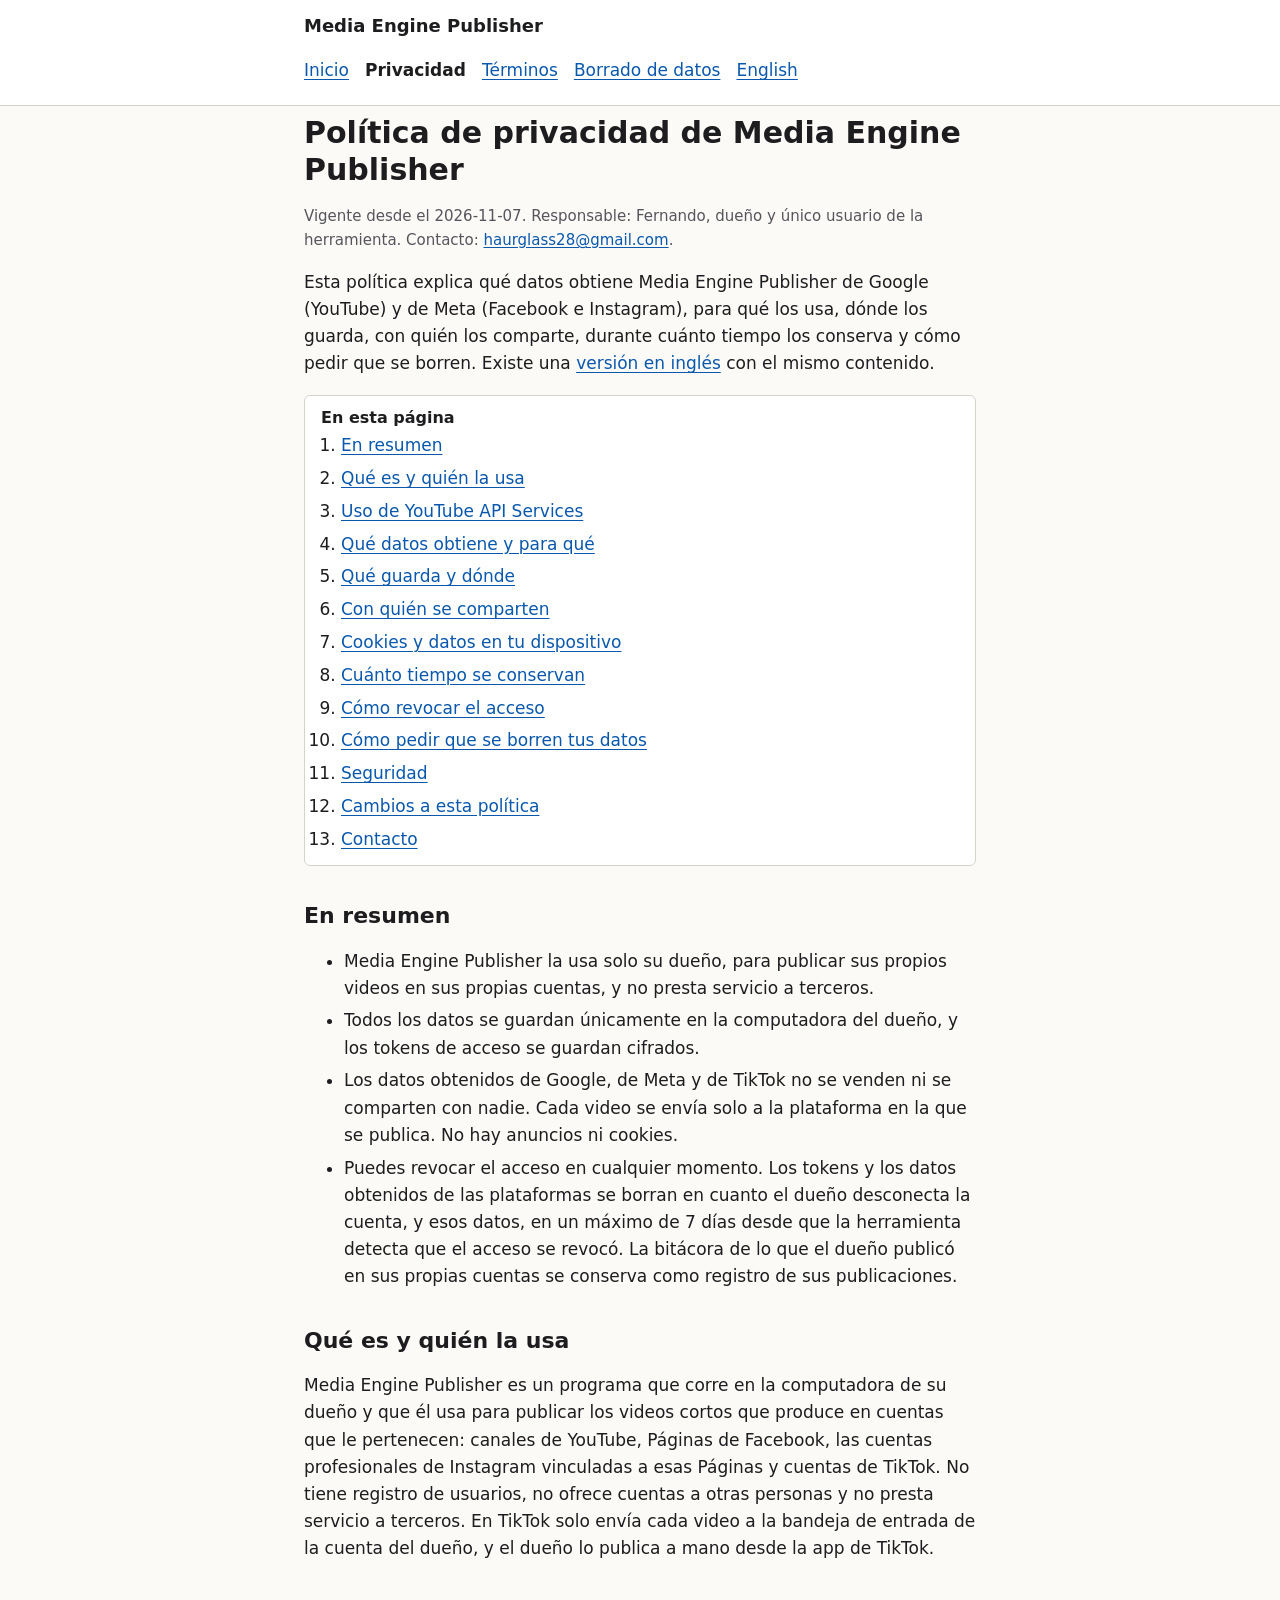
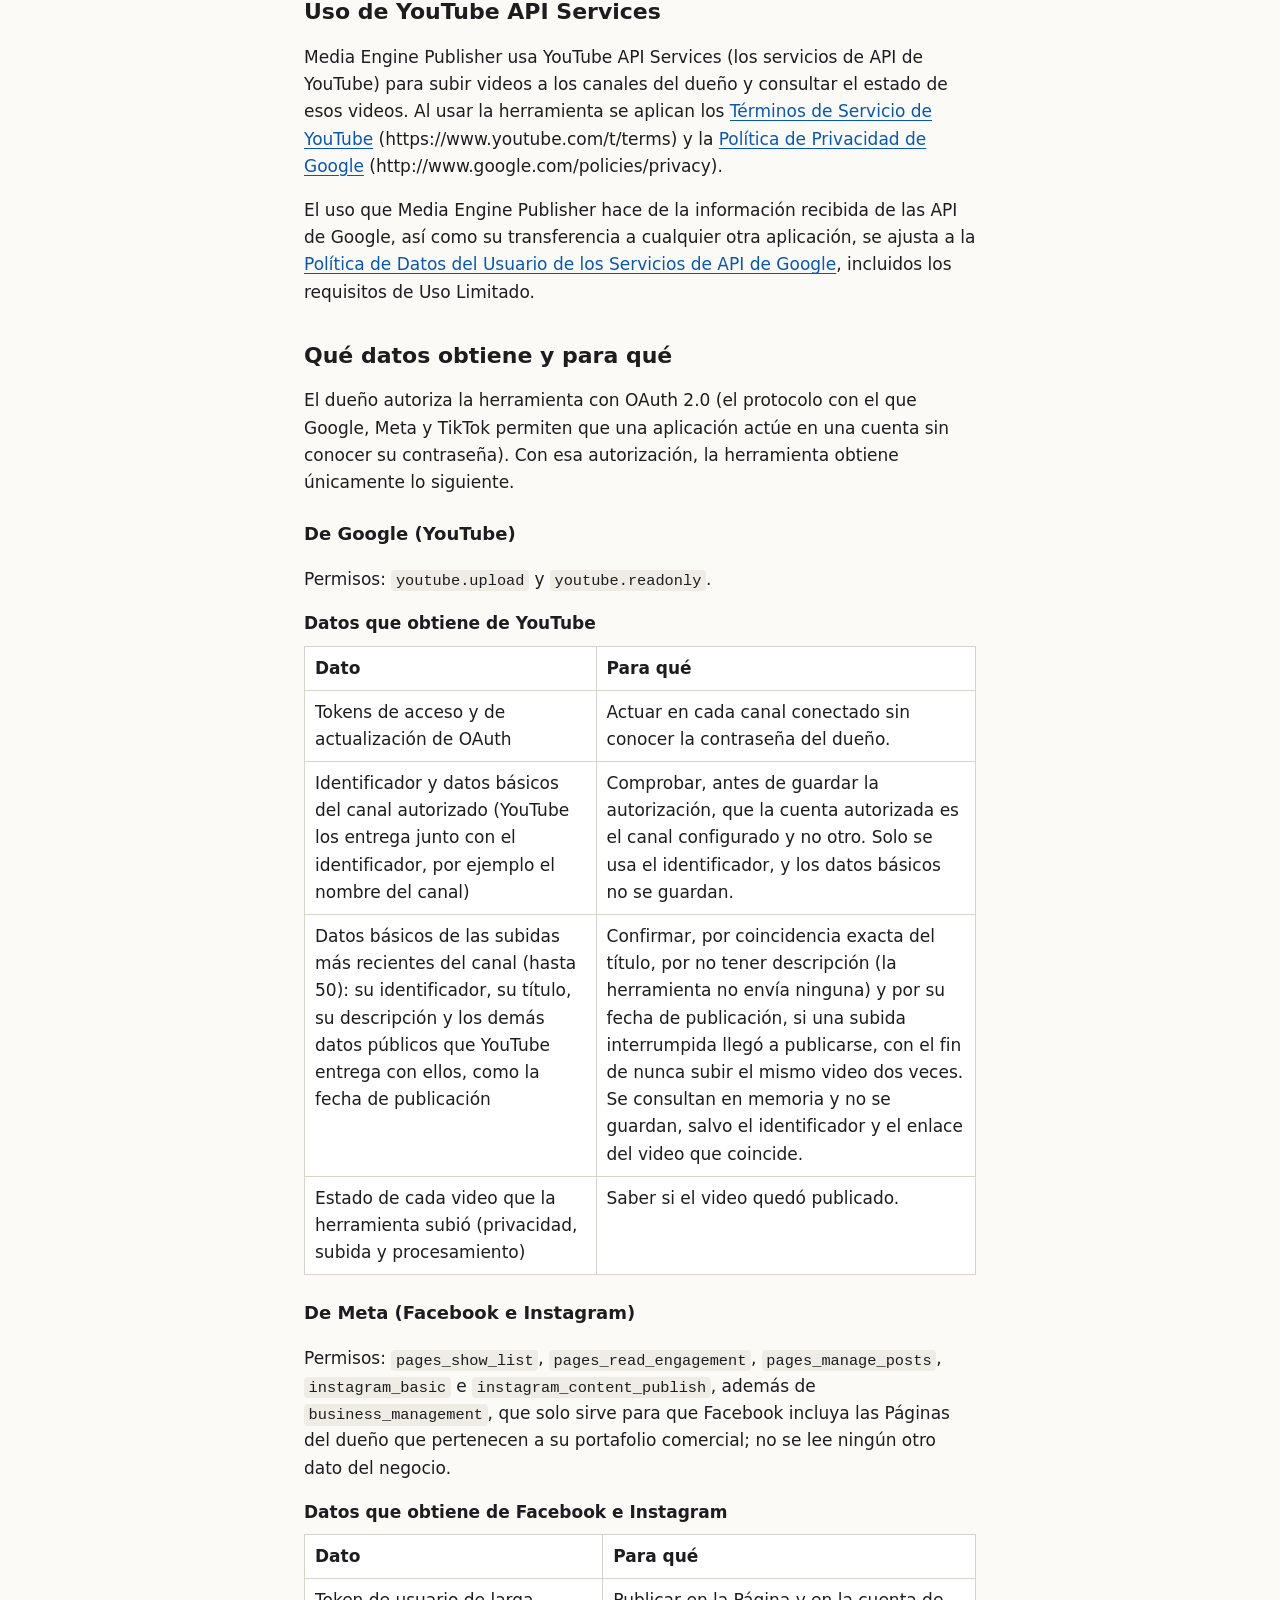
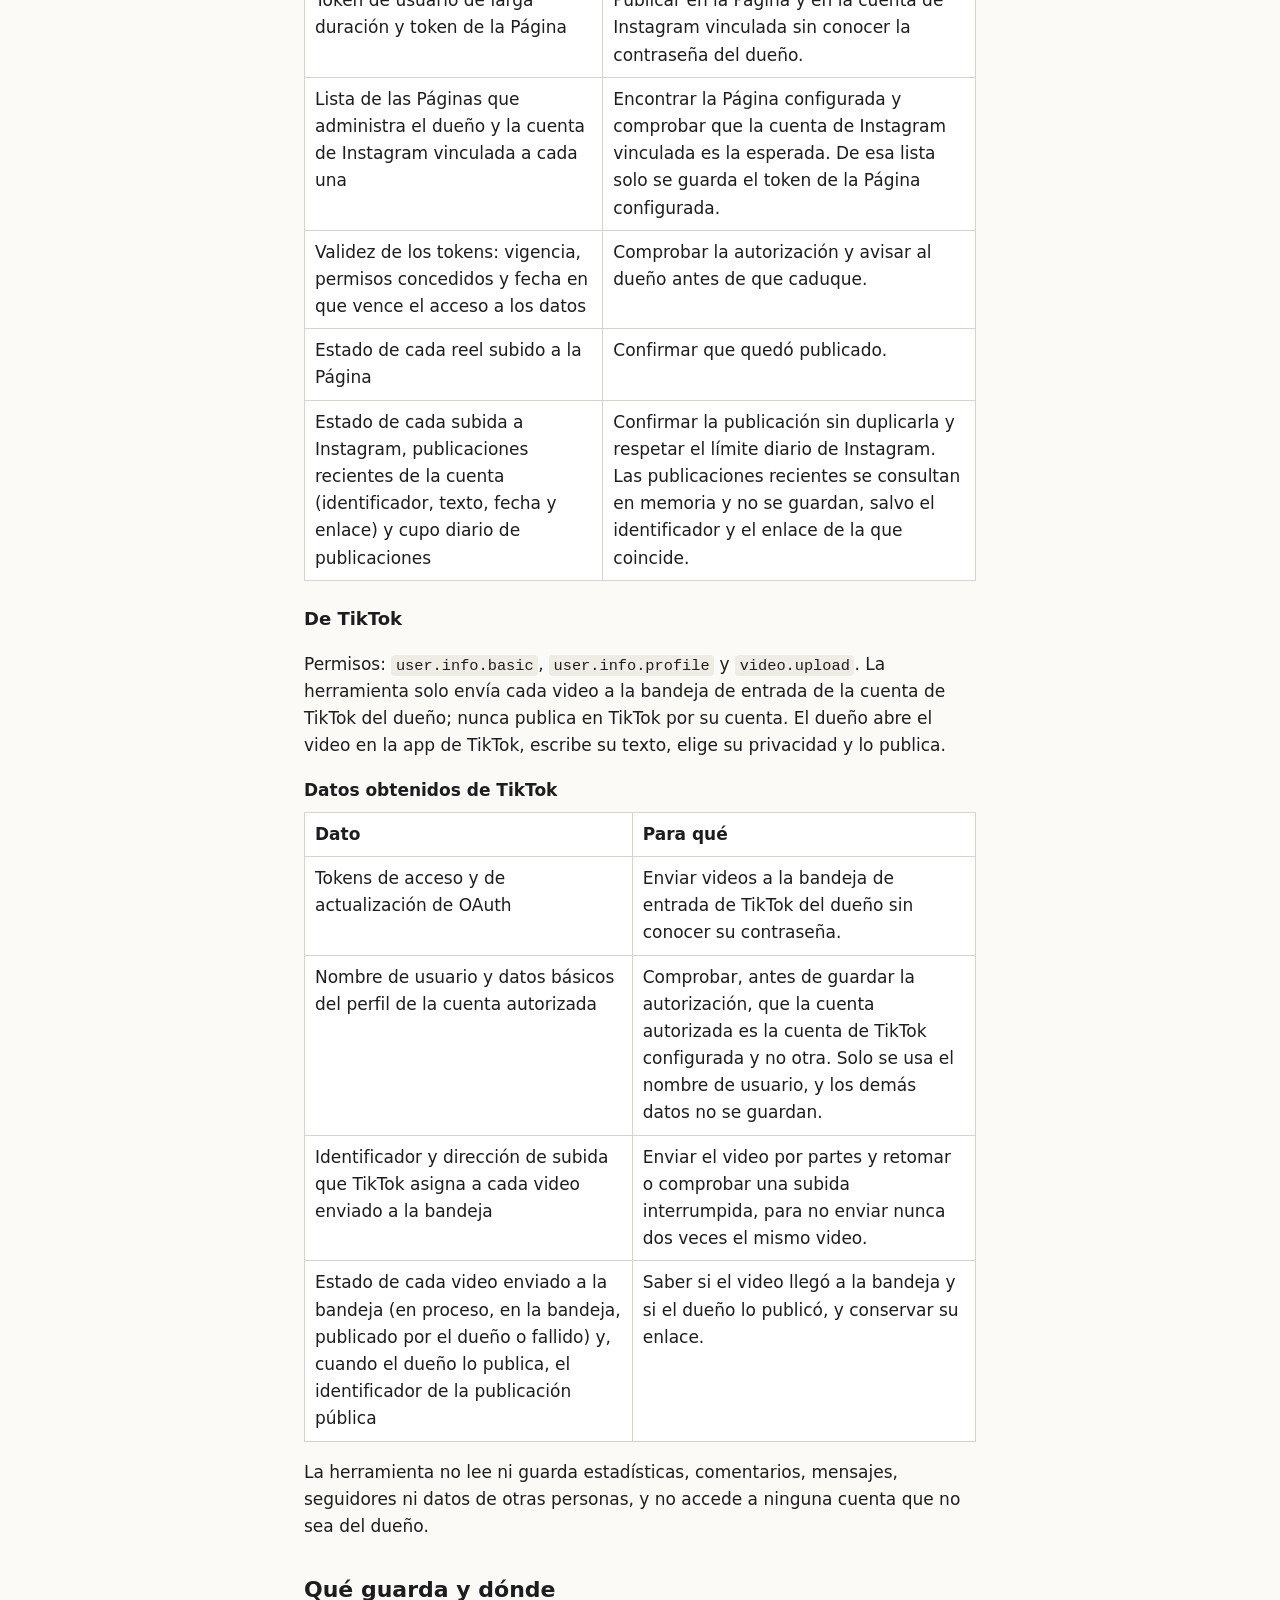
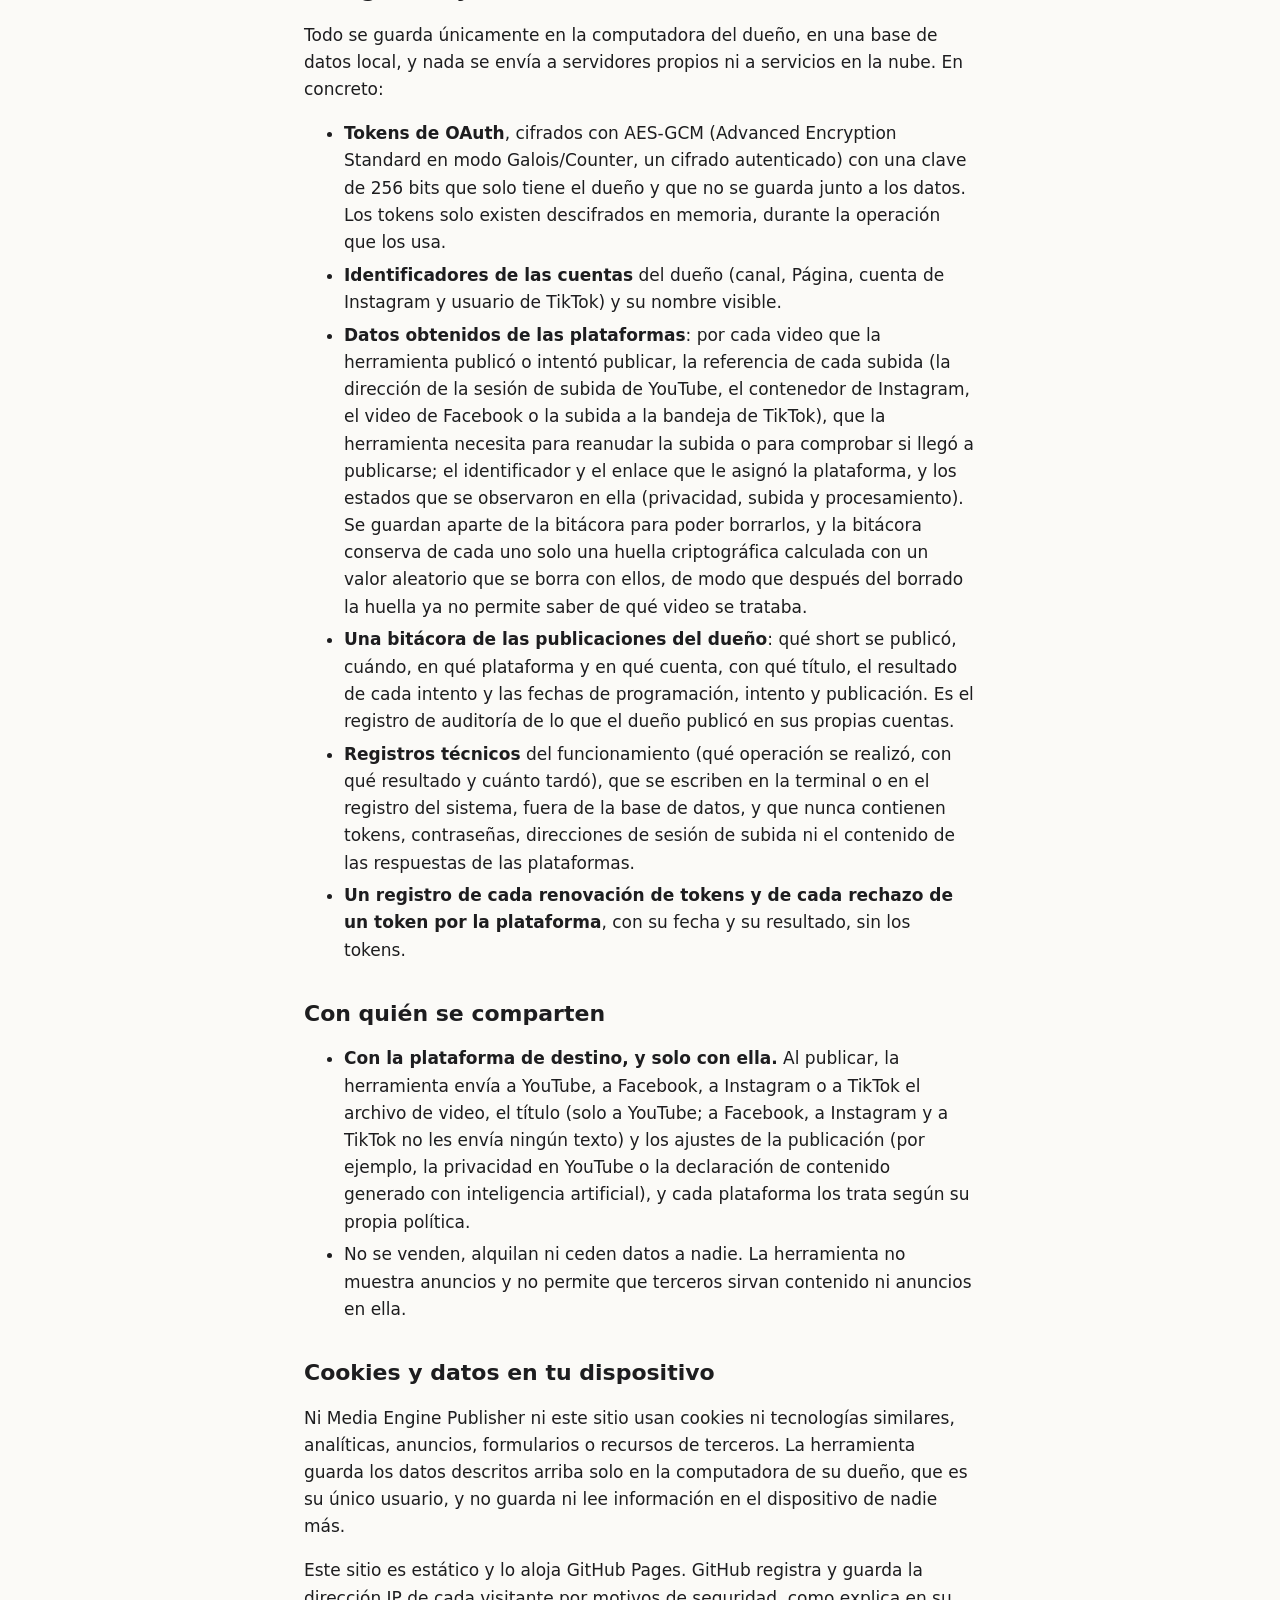
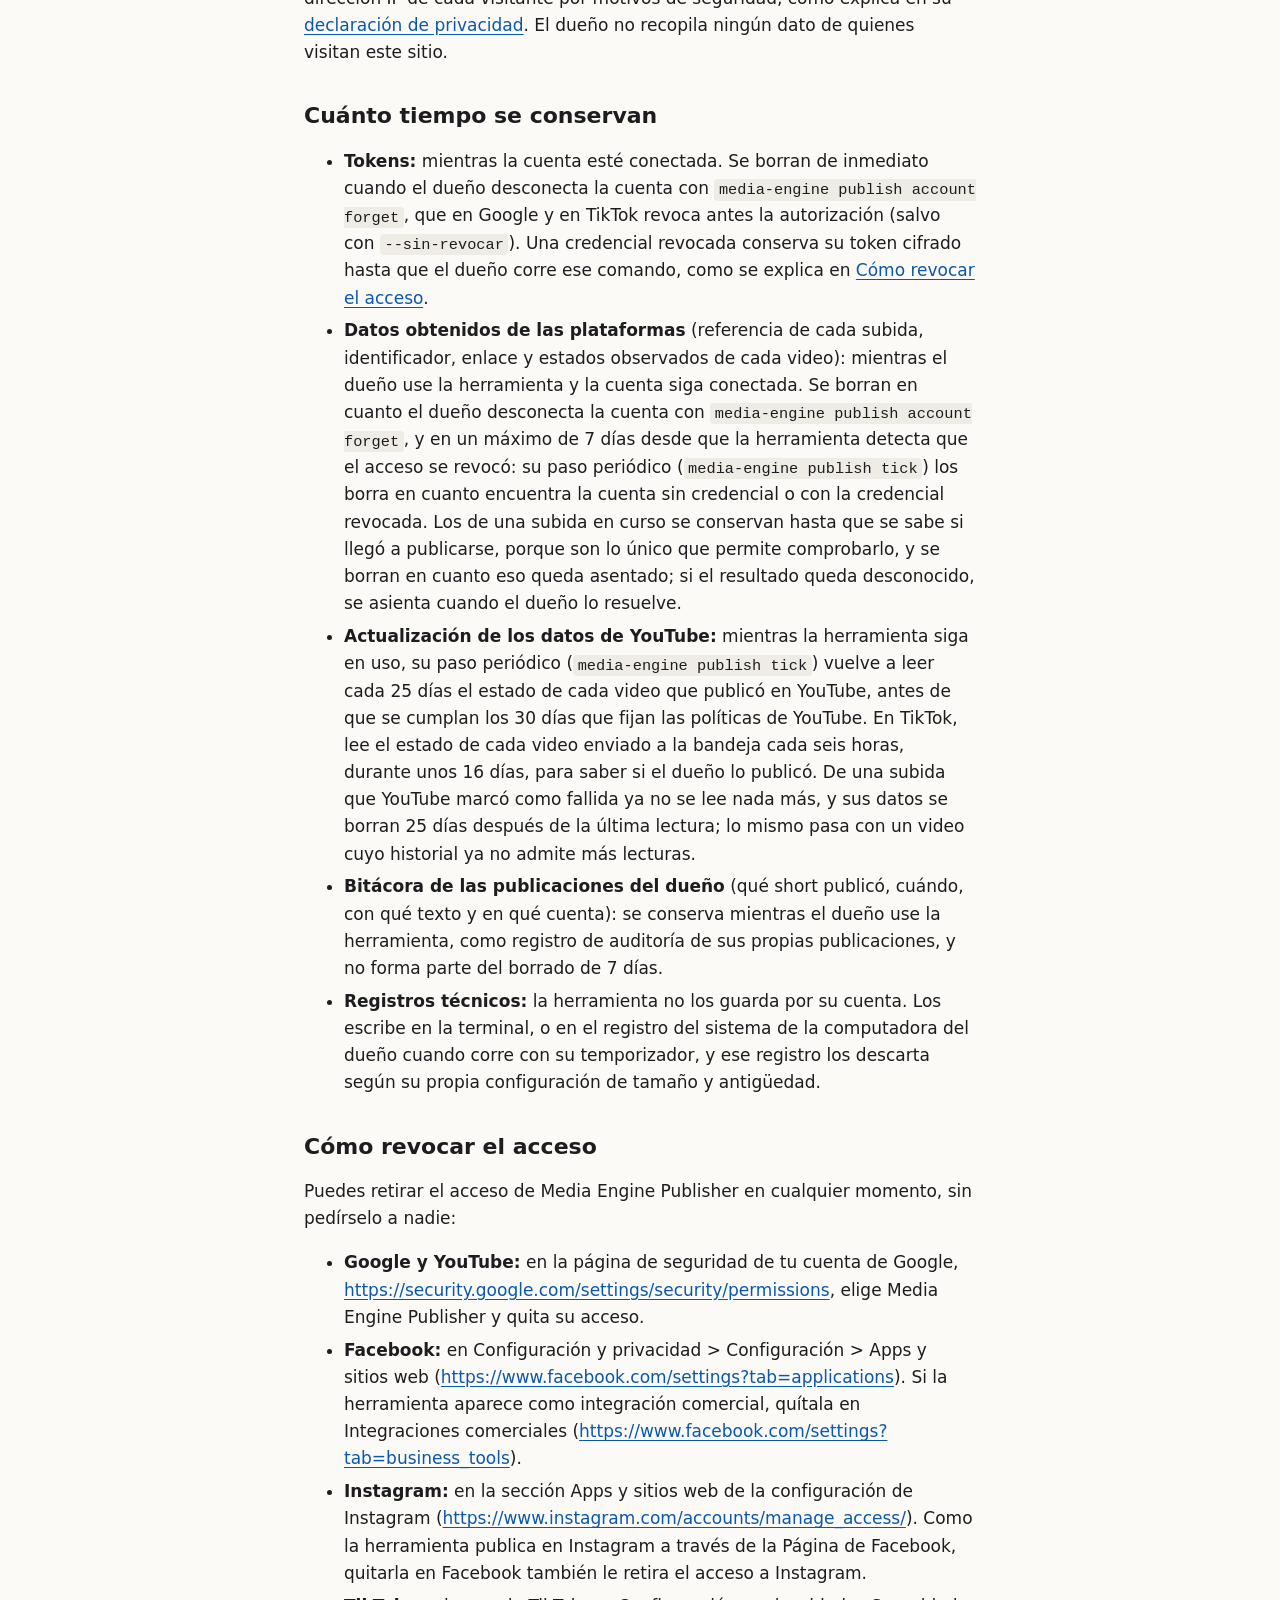
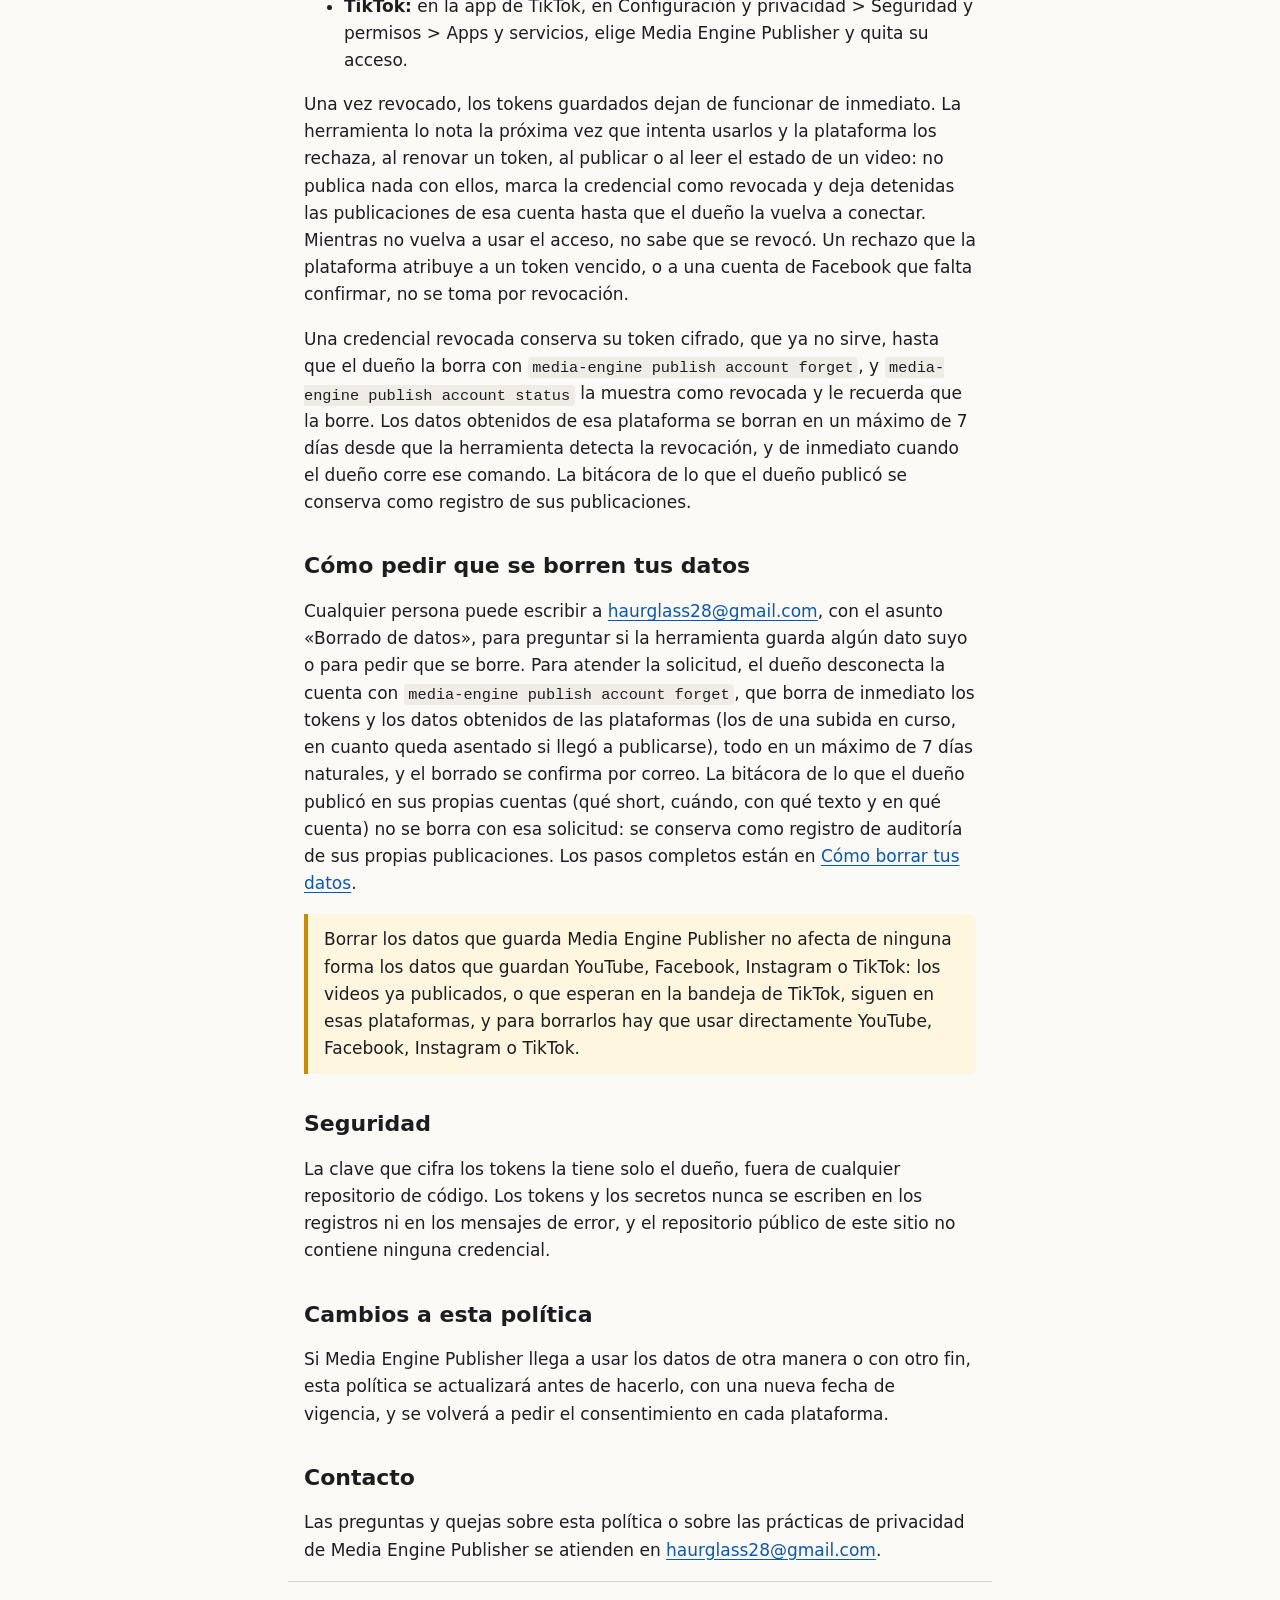
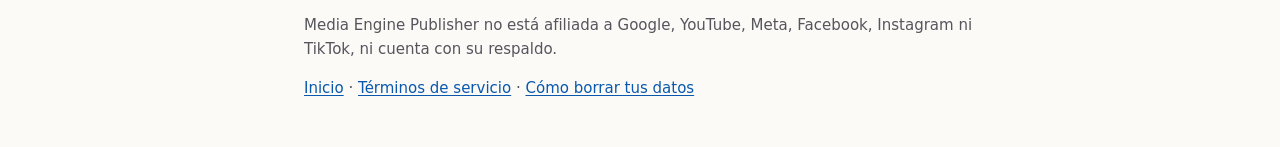
<file: es/privacidad.html>
<!doctype html>
<html lang="es-419">
<head>
<meta charset="utf-8">
<meta name="viewport" content="width=device-width, initial-scale=1">
<meta http-equiv="Content-Security-Policy" content="default-src 'none'; style-src 'self'; img-src 'self'; base-uri 'none'; form-action 'none'">
<meta name="referrer" content="no-referrer">
<title>Política de privacidad · Media Engine Publisher</title>
<meta name="description" content="Política de privacidad de Media Engine Publisher: qué datos obtiene de YouTube, Facebook e Instagram, dónde los guarda, con quién los comparte y cómo pedir que se borren.">
<link rel="canonical" href="https://haurglass.github.io/es/privacidad.html">
<link rel="alternate" hreflang="es-419" href="https://haurglass.github.io/es/privacidad.html">
<link rel="alternate" hreflang="en" href="https://haurglass.github.io/en/privacy.html">
<link rel="stylesheet" href="../estilo.css">
</head>
<body>
<a class="saltar" href="#contenido">Saltar al contenido</a>
<header class="cabecera">
  <div class="contenedor">
    <p class="marca"><a href="./">Media Engine Publisher</a></p>
    <nav class="navegacion" aria-label="Secciones del sitio">
      <ul>
        <li><a href="./">Inicio</a></li>
        <li><a href="privacidad.html" aria-current="page">Privacidad</a></li>
        <li><a href="terminos.html">Términos</a></li>
        <li><a href="borrado-de-datos.html">Borrado de datos</a></li>
        <li><a href="../en/privacy.html" hreflang="en" lang="en">English</a></li>
      </ul>
    </nav>
  </div>
</header>
<main id="contenido" class="contenedor">
  <h1>Política de privacidad de Media Engine Publisher</h1>
  <p class="meta">Vigente desde el <time datetime="2026-11-07">2026-11-07</time>. Responsable: Fernando, dueño y único usuario de la herramienta. Contacto: <a href="mailto:haurglass28@gmail.com">haurglass28@gmail.com</a>.</p>
  <p>Esta política explica qué datos obtiene Media Engine Publisher de Google (YouTube) y de Meta (Facebook e Instagram), para qué los usa, dónde los guarda, con quién los comparte, durante cuánto tiempo los conserva y cómo pedir que se borren. Existe una <a href="../en/privacy.html" hreflang="en">versión en inglés</a> con el mismo contenido.</p>

  <nav class="indice" aria-labelledby="indice-titulo">
    <h2 id="indice-titulo">En esta página</h2>
    <ol>
      <li><a href="#resumen">En resumen</a></li>
      <li><a href="#herramienta">Qué es y quién la usa</a></li>
      <li><a href="#youtube">Uso de YouTube API Services</a></li>
      <li><a href="#datos">Qué datos obtiene y para qué</a></li>
      <li><a href="#guarda">Qué guarda y dónde</a></li>
      <li><a href="#comparte">Con quién se comparten</a></li>
      <li><a href="#cookies">Cookies y datos en tu dispositivo</a></li>
      <li><a href="#conservacion">Cuánto tiempo se conservan</a></li>
      <li><a href="#revocar">Cómo revocar el acceso</a></li>
      <li><a href="#borrado">Cómo pedir que se borren tus datos</a></li>
      <li><a href="#seguridad">Seguridad</a></li>
      <li><a href="#cambios">Cambios a esta política</a></li>
      <li><a href="#contacto">Contacto</a></li>
    </ol>
  </nav>

  <h2 id="resumen">En resumen</h2>
  <ul>
    <li>Media Engine Publisher la usa solo su dueño, para publicar sus propios videos en sus propias cuentas, y no presta servicio a terceros.</li>
    <li>Todos los datos se guardan únicamente en la computadora del dueño, y los tokens de acceso se guardan cifrados.</li>
    <li>Los datos obtenidos de Google, de Meta y de TikTok no se venden ni se comparten con nadie. Cada video se envía solo a la plataforma en la que se publica. No hay anuncios ni cookies.</li>
    <li>Puedes revocar el acceso en cualquier momento. Los tokens y los datos obtenidos de las plataformas se borran en cuanto el dueño desconecta la cuenta, y esos datos, en un máximo de 7 días desde que la herramienta detecta que el acceso se revocó. La bitácora de lo que el dueño publicó en sus propias cuentas se conserva como registro de sus publicaciones.</li>
  </ul>

  <h2 id="herramienta">Qué es y quién la usa</h2>
  <p>Media Engine Publisher es un programa que corre en la computadora de su dueño y que él usa para publicar los videos cortos que produce en cuentas que le pertenecen: canales de YouTube, Páginas de Facebook, las cuentas profesionales de Instagram vinculadas a esas Páginas y cuentas de TikTok. No tiene registro de usuarios, no ofrece cuentas a otras personas y no presta servicio a terceros. En TikTok solo envía cada video a la bandeja de entrada de la cuenta del dueño, y el dueño lo publica a mano desde la app de TikTok.</p>

  <h2 id="youtube">Uso de YouTube API Services</h2>
  <p>Media Engine Publisher usa YouTube API Services (los servicios de API de YouTube) para subir videos a los canales del dueño y consultar el estado de esos videos. Al usar la herramienta se aplican los <a href="https://www.youtube.com/t/terms">Términos de Servicio de YouTube</a> (https://www.youtube.com/t/terms) y la <a href="http://www.google.com/policies/privacy">Política de Privacidad de Google</a> (http://www.google.com/policies/privacy).</p>
  <p>El uso que Media Engine Publisher hace de la información recibida de las API de Google, así como su transferencia a cualquier otra aplicación, se ajusta a la <a href="https://developers.google.com/terms/api-services-user-data-policy">Política de Datos del Usuario de los Servicios de API de Google</a>, incluidos los requisitos de Uso Limitado.</p>

  <h2 id="datos">Qué datos obtiene y para qué</h2>
  <p>El dueño autoriza la herramienta con OAuth 2.0 (el protocolo con el que Google, Meta y TikTok permiten que una aplicación actúe en una cuenta sin conocer su contraseña). Con esa autorización, la herramienta obtiene únicamente lo siguiente.</p>

  <h3 id="datos-google">De Google (YouTube)</h3>
  <p>Permisos: <code>youtube.upload</code> y <code>youtube.readonly</code>.</p>
  <div class="tabla">
    <table>
      <caption>Datos que obtiene de YouTube</caption>
      <thead>
        <tr><th scope="col">Dato</th><th scope="col">Para qué</th></tr>
      </thead>
      <tbody>
        <tr><td>Tokens de acceso y de actualización de OAuth</td><td>Actuar en cada canal conectado sin conocer la contraseña del dueño.</td></tr>
        <tr><td>Identificador y datos básicos del canal autorizado (YouTube los entrega junto con el identificador, por ejemplo el nombre del canal)</td><td>Comprobar, antes de guardar la autorización, que la cuenta autorizada es el canal configurado y no otro. Solo se usa el identificador, y los datos básicos no se guardan.</td></tr>
        <tr><td>Datos básicos de las subidas más recientes del canal (hasta 50): su identificador, su título, su descripción y los demás datos públicos que YouTube entrega con ellos, como la fecha de publicación</td><td>Confirmar, por coincidencia exacta del título, por no tener descripción (la herramienta no envía ninguna) y por su fecha de publicación, si una subida interrumpida llegó a publicarse, con el fin de nunca subir el mismo video dos veces. Se consultan en memoria y no se guardan, salvo el identificador y el enlace del video que coincide.</td></tr>
        <tr><td>Estado de cada video que la herramienta subió (privacidad, subida y procesamiento)</td><td>Saber si el video quedó publicado.</td></tr>
      </tbody>
    </table>
  </div>

  <h3 id="datos-meta">De Meta (Facebook e Instagram)</h3>
  <p>Permisos: <code>pages_show_list</code>, <code>pages_read_engagement</code>, <code>pages_manage_posts</code>, <code>instagram_basic</code> e <code>instagram_content_publish</code>, además de <code>business_management</code>, que solo sirve para que Facebook incluya las Páginas del dueño que pertenecen a su portafolio comercial; no se lee ningún otro dato del negocio.</p>
  <div class="tabla">
    <table>
      <caption>Datos que obtiene de Facebook e Instagram</caption>
      <thead>
        <tr><th scope="col">Dato</th><th scope="col">Para qué</th></tr>
      </thead>
      <tbody>
        <tr><td>Token de usuario de larga duración y token de la Página</td><td>Publicar en la Página y en la cuenta de Instagram vinculada sin conocer la contraseña del dueño.</td></tr>
        <tr><td>Lista de las Páginas que administra el dueño y la cuenta de Instagram vinculada a cada una</td><td>Encontrar la Página configurada y comprobar que la cuenta de Instagram vinculada es la esperada. De esa lista solo se guarda el token de la Página configurada.</td></tr>
        <tr><td>Validez de los tokens: vigencia, permisos concedidos y fecha en que vence el acceso a los datos</td><td>Comprobar la autorización y avisar al dueño antes de que caduque.</td></tr>
        <tr><td>Estado de cada reel subido a la Página</td><td>Confirmar que quedó publicado.</td></tr>
        <tr><td>Estado de cada subida a Instagram, publicaciones recientes de la cuenta (identificador, texto, fecha y enlace) y cupo diario de publicaciones</td><td>Confirmar la publicación sin duplicarla y respetar el límite diario de Instagram. Las publicaciones recientes se consultan en memoria y no se guardan, salvo el identificador y el enlace de la que coincide.</td></tr>
      </tbody>
    </table>
  </div>
  <h3 id="datos-tiktok">De TikTok</h3>
  <p>Permisos: <code>user.info.basic</code>, <code>user.info.profile</code> y <code>video.upload</code>. La herramienta solo envía cada video a la bandeja de entrada de la cuenta de TikTok del dueño; nunca publica en TikTok por su cuenta. El dueño abre el video en la app de TikTok, escribe su texto, elige su privacidad y lo publica.</p>
  <div class="tabla">
    <table>
      <caption>Datos obtenidos de TikTok</caption>
      <thead>
        <tr><th scope="col">Dato</th><th scope="col">Para qué</th></tr>
      </thead>
      <tbody>
        <tr><td>Tokens de acceso y de actualización de OAuth</td><td>Enviar videos a la bandeja de entrada de TikTok del dueño sin conocer su contraseña.</td></tr>
        <tr><td>Nombre de usuario y datos básicos del perfil de la cuenta autorizada</td><td>Comprobar, antes de guardar la autorización, que la cuenta autorizada es la cuenta de TikTok configurada y no otra. Solo se usa el nombre de usuario, y los demás datos no se guardan.</td></tr>
        <tr><td>Identificador y dirección de subida que TikTok asigna a cada video enviado a la bandeja</td><td>Enviar el video por partes y retomar o comprobar una subida interrumpida, para no enviar nunca dos veces el mismo video.</td></tr>
        <tr><td>Estado de cada video enviado a la bandeja (en proceso, en la bandeja, publicado por el dueño o fallido) y, cuando el dueño lo publica, el identificador de la publicación pública</td><td>Saber si el video llegó a la bandeja y si el dueño lo publicó, y conservar su enlace.</td></tr>
      </tbody>
    </table>
  </div>
  <p>La herramienta no lee ni guarda estadísticas, comentarios, mensajes, seguidores ni datos de otras personas, y no accede a ninguna cuenta que no sea del dueño.</p>

  <h2 id="guarda">Qué guarda y dónde</h2>
  <p>Todo se guarda únicamente en la computadora del dueño, en una base de datos local, y nada se envía a servidores propios ni a servicios en la nube. En concreto:</p>
  <ul>
    <li><strong>Tokens de OAuth</strong>, cifrados con AES-GCM (Advanced Encryption Standard en modo Galois/Counter, un cifrado autenticado) con una clave de 256 bits que solo tiene el dueño y que no se guarda junto a los datos. Los tokens solo existen descifrados en memoria, durante la operación que los usa.</li>
    <li><strong>Identificadores de las cuentas</strong> del dueño (canal, Página, cuenta de Instagram y usuario de TikTok) y su nombre visible.</li>
    <li><strong>Datos obtenidos de las plataformas</strong>: por cada video que la herramienta publicó o intentó publicar, la referencia de cada subida (la dirección de la sesión de subida de YouTube, el contenedor de Instagram, el video de Facebook o la subida a la bandeja de TikTok), que la herramienta necesita para reanudar la subida o para comprobar si llegó a publicarse; el identificador y el enlace que le asignó la plataforma, y los estados que se observaron en ella (privacidad, subida y procesamiento). Se guardan aparte de la bitácora para poder borrarlos, y la bitácora conserva de cada uno solo una huella criptográfica calculada con un valor aleatorio que se borra con ellos, de modo que después del borrado la huella ya no permite saber de qué video se trataba.</li>
    <li><strong>Una bitácora de las publicaciones del dueño</strong>: qué short se publicó, cuándo, en qué plataforma y en qué cuenta, con qué título, el resultado de cada intento y las fechas de programación, intento y publicación. Es el registro de auditoría de lo que el dueño publicó en sus propias cuentas.</li>
    <li><strong>Registros técnicos</strong> del funcionamiento (qué operación se realizó, con qué resultado y cuánto tardó), que se escriben en la terminal o en el registro del sistema, fuera de la base de datos, y que nunca contienen tokens, contraseñas, direcciones de sesión de subida ni el contenido de las respuestas de las plataformas.</li>
    <li><strong>Un registro de cada renovación de tokens y de cada rechazo de un token por la plataforma</strong>, con su fecha y su resultado, sin los tokens.</li>
  </ul>

  <h2 id="comparte">Con quién se comparten</h2>
  <ul>
    <li><strong>Con la plataforma de destino, y solo con ella.</strong> Al publicar, la herramienta envía a YouTube, a Facebook, a Instagram o a TikTok el archivo de video, el título (solo a YouTube; a Facebook, a Instagram y a TikTok no les envía ningún texto) y los ajustes de la publicación (por ejemplo, la privacidad en YouTube o la declaración de contenido generado con inteligencia artificial), y cada plataforma los trata según su propia política.</li>
    <li>No se venden, alquilan ni ceden datos a nadie. La herramienta no muestra anuncios y no permite que terceros sirvan contenido ni anuncios en ella.</li>
  </ul>

  <h2 id="cookies">Cookies y datos en tu dispositivo</h2>
  <p>Ni Media Engine Publisher ni este sitio usan cookies ni tecnologías similares, analíticas, anuncios, formularios o recursos de terceros. La herramienta guarda los datos descritos arriba solo en la computadora de su dueño, que es su único usuario, y no guarda ni lee información en el dispositivo de nadie más.</p>
  <p>Este sitio es estático y lo aloja GitHub Pages. GitHub registra y guarda la dirección IP de cada visitante por motivos de seguridad, como explica en su <a href="https://docs.github.com/en/site-policy/privacy-policies/github-general-privacy-statement">declaración de privacidad</a>. El dueño no recopila ningún dato de quienes visitan este sitio.</p>

  <h2 id="conservacion">Cuánto tiempo se conservan</h2>
  <ul>
    <li><strong>Tokens:</strong> mientras la cuenta esté conectada. Se borran de inmediato cuando el dueño desconecta la cuenta con <code>media-engine publish account forget</code>, que en Google y en TikTok revoca antes la autorización (salvo con <code>--sin-revocar</code>). Una credencial revocada conserva su token cifrado hasta que el dueño corre ese comando, como se explica en <a href="#revocar">Cómo revocar el acceso</a>.</li>
    <li><strong>Datos obtenidos de las plataformas</strong> (referencia de cada subida, identificador, enlace y estados observados de cada video): mientras el dueño use la herramienta y la cuenta siga conectada. Se borran en cuanto el dueño desconecta la cuenta con <code>media-engine publish account forget</code>, y en un máximo de 7 días desde que la herramienta detecta que el acceso se revocó: su paso periódico (<code>media-engine publish tick</code>) los borra en cuanto encuentra la cuenta sin credencial o con la credencial revocada. Los de una subida en curso se conservan hasta que se sabe si llegó a publicarse, porque son lo único que permite comprobarlo, y se borran en cuanto eso queda asentado; si el resultado queda desconocido, se asienta cuando el dueño lo resuelve.</li>
    <li><strong>Actualización de los datos de YouTube:</strong> mientras la herramienta siga en uso, su paso periódico (<code>media-engine publish tick</code>) vuelve a leer cada 25 días el estado de cada video que publicó en YouTube, antes de que se cumplan los 30 días que fijan las políticas de YouTube. En TikTok, lee el estado de cada video enviado a la bandeja cada seis horas, durante unos 16 días, para saber si el dueño lo publicó. De una subida que YouTube marcó como fallida ya no se lee nada más, y sus datos se borran 25 días después de la última lectura; lo mismo pasa con un video cuyo historial ya no admite más lecturas.</li>
    <li><strong>Bitácora de las publicaciones del dueño</strong> (qué short publicó, cuándo, con qué texto y en qué cuenta): se conserva mientras el dueño use la herramienta, como registro de auditoría de sus propias publicaciones, y no forma parte del borrado de 7 días.</li>
    <li><strong>Registros técnicos:</strong> la herramienta no los guarda por su cuenta. Los escribe en la terminal, o en el registro del sistema de la computadora del dueño cuando corre con su temporizador, y ese registro los descarta según su propia configuración de tamaño y antigüedad.</li>
  </ul>

  <h2 id="revocar">Cómo revocar el acceso</h2>
  <p>Puedes retirar el acceso de Media Engine Publisher en cualquier momento, sin pedírselo a nadie:</p>
  <ul>
    <li><strong>Google y YouTube:</strong> en la página de seguridad de tu cuenta de Google, <a href="https://security.google.com/settings/security/permissions">https://security.google.com/settings/security/permissions</a>, elige Media Engine Publisher y quita su acceso.</li>
    <li><strong>Facebook:</strong> en Configuración y privacidad &gt; Configuración &gt; Apps y sitios web (<a href="https://www.facebook.com/settings?tab=applications">https://www.facebook.com/settings?tab=applications</a>). Si la herramienta aparece como integración comercial, quítala en Integraciones comerciales (<a href="https://www.facebook.com/settings?tab=business_tools">https://www.facebook.com/settings?tab=business_tools</a>).</li>
    <li><strong>Instagram:</strong> en la sección Apps y sitios web de la configuración de Instagram (<a href="https://www.instagram.com/accounts/manage_access/">https://www.instagram.com/accounts/manage_access/</a>). Como la herramienta publica en Instagram a través de la Página de Facebook, quitarla en Facebook también le retira el acceso a Instagram.</li>
    <li><strong>TikTok:</strong> en la app de TikTok, en Configuración y privacidad &gt; Seguridad y permisos &gt; Apps y servicios, elige Media Engine Publisher y quita su acceso.</li>
  </ul>
  <p>Una vez revocado, los tokens guardados dejan de funcionar de inmediato. La herramienta lo nota la próxima vez que intenta usarlos y la plataforma los rechaza, al renovar un token, al publicar o al leer el estado de un video: no publica nada con ellos, marca la credencial como revocada y deja detenidas las publicaciones de esa cuenta hasta que el dueño la vuelva a conectar. Mientras no vuelva a usar el acceso, no sabe que se revocó. Un rechazo que la plataforma atribuye a un token vencido, o a una cuenta de Facebook que falta confirmar, no se toma por revocación.</p>
  <p>Una credencial revocada conserva su token cifrado, que ya no sirve, hasta que el dueño la borra con <code>media-engine publish account forget</code>, y <code>media-engine publish account status</code> la muestra como revocada y le recuerda que la borre. Los datos obtenidos de esa plataforma se borran en un máximo de 7 días desde que la herramienta detecta la revocación, y de inmediato cuando el dueño corre ese comando. La bitácora de lo que el dueño publicó se conserva como registro de sus publicaciones.</p>

  <h2 id="borrado">Cómo pedir que se borren tus datos</h2>
  <p>Cualquier persona puede escribir a <a href="mailto:haurglass28@gmail.com?subject=Borrado%20de%20datos">haurglass28@gmail.com</a>, con el asunto «Borrado de datos», para preguntar si la herramienta guarda algún dato suyo o para pedir que se borre. Para atender la solicitud, el dueño desconecta la cuenta con <code>media-engine publish account forget</code>, que borra de inmediato los tokens y los datos obtenidos de las plataformas (los de una subida en curso, en cuanto queda asentado si llegó a publicarse), todo en un máximo de 7 días naturales, y el borrado se confirma por correo. La bitácora de lo que el dueño publicó en sus propias cuentas (qué short, cuándo, con qué texto y en qué cuenta) no se borra con esa solicitud: se conserva como registro de auditoría de sus propias publicaciones. Los pasos completos están en <a href="borrado-de-datos.html">Cómo borrar tus datos</a>.</p>
  <p class="aviso">Borrar los datos que guarda Media Engine Publisher no afecta de ninguna forma los datos que guardan YouTube, Facebook, Instagram o TikTok: los videos ya publicados, o que esperan en la bandeja de TikTok, siguen en esas plataformas, y para borrarlos hay que usar directamente YouTube, Facebook, Instagram o TikTok.</p>

  <h2 id="seguridad">Seguridad</h2>
  <p>La clave que cifra los tokens la tiene solo el dueño, fuera de cualquier repositorio de código. Los tokens y los secretos nunca se escriben en los registros ni en los mensajes de error, y el repositorio público de este sitio no contiene ninguna credencial.</p>

  <h2 id="cambios">Cambios a esta política</h2>
  <p>Si Media Engine Publisher llega a usar los datos de otra manera o con otro fin, esta política se actualizará antes de hacerlo, con una nueva fecha de vigencia, y se volverá a pedir el consentimiento en cada plataforma.</p>

  <h2 id="contacto">Contacto</h2>
  <p>Las preguntas y quejas sobre esta política o sobre las prácticas de privacidad de Media Engine Publisher se atienden en <a href="mailto:haurglass28@gmail.com">haurglass28@gmail.com</a>.</p>
</main>
<footer class="pie contenedor">
  <p>Media Engine Publisher no está afiliada a Google, YouTube, Meta, Facebook, Instagram ni TikTok, ni cuenta con su respaldo.</p>
  <p><a href="./">Inicio</a> · <a href="terminos.html">Términos de servicio</a> · <a href="borrado-de-datos.html">Cómo borrar tus datos</a></p>
</footer>
</body>
</html>
</file>
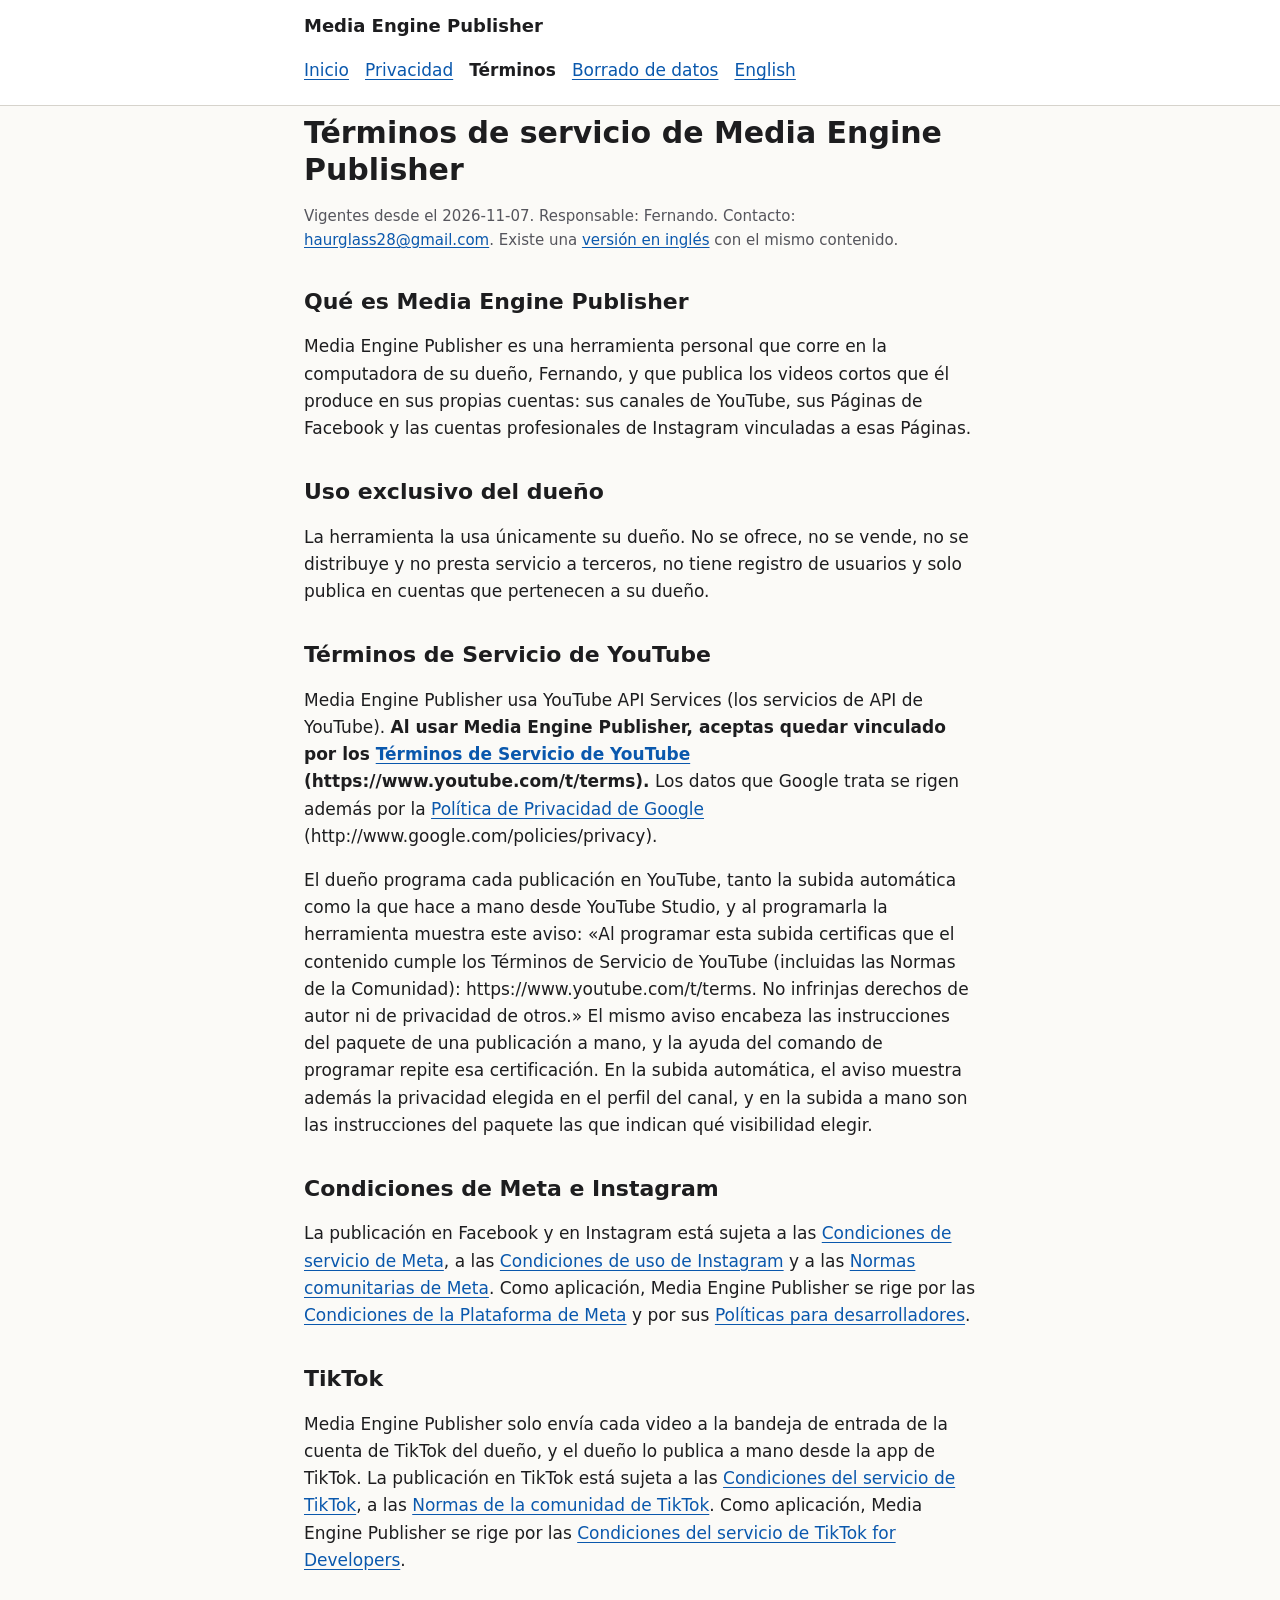
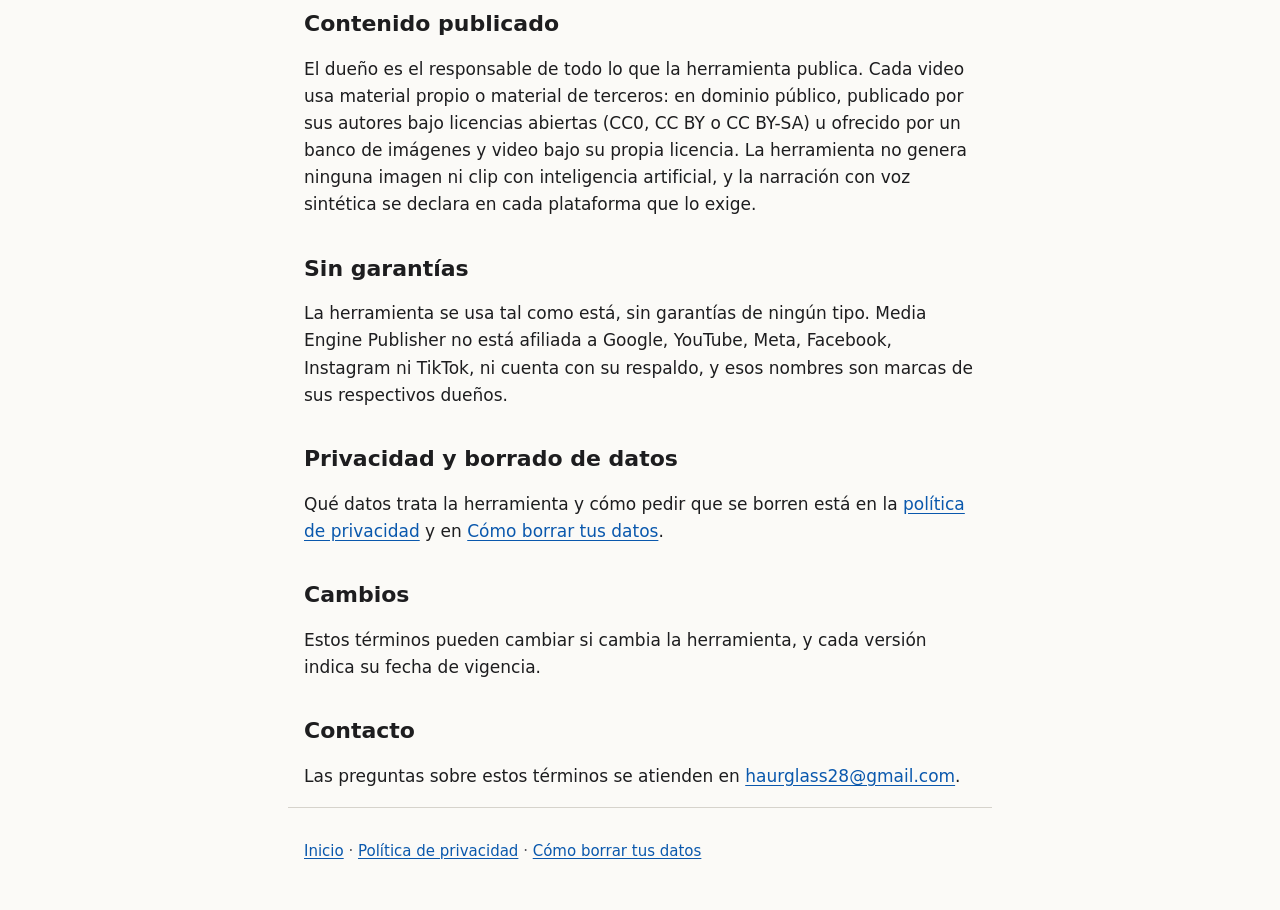
<file: es/terminos.html>
<!doctype html>
<html lang="es-419">
<head>
<meta charset="utf-8">
<meta name="viewport" content="width=device-width, initial-scale=1">
<meta http-equiv="Content-Security-Policy" content="default-src 'none'; style-src 'self'; img-src 'self'; base-uri 'none'; form-action 'none'">
<meta name="referrer" content="no-referrer">
<title>Términos de servicio · Media Engine Publisher</title>
<meta name="description" content="Términos de servicio de Media Engine Publisher, herramienta personal de su dueño para publicar sus propios videos en YouTube, Facebook e Instagram.">
<link rel="canonical" href="https://haurglass.github.io/es/terminos.html">
<link rel="alternate" hreflang="es-419" href="https://haurglass.github.io/es/terminos.html">
<link rel="alternate" hreflang="en" href="https://haurglass.github.io/en/terms.html">
<link rel="stylesheet" href="../estilo.css">
</head>
<body>
<a class="saltar" href="#contenido">Saltar al contenido</a>
<header class="cabecera">
  <div class="contenedor">
    <p class="marca"><a href="./">Media Engine Publisher</a></p>
    <nav class="navegacion" aria-label="Secciones del sitio">
      <ul>
        <li><a href="./">Inicio</a></li>
        <li><a href="privacidad.html">Privacidad</a></li>
        <li><a href="terminos.html" aria-current="page">Términos</a></li>
        <li><a href="borrado-de-datos.html">Borrado de datos</a></li>
        <li><a href="../en/terms.html" hreflang="en" lang="en">English</a></li>
      </ul>
    </nav>
  </div>
</header>
<main id="contenido" class="contenedor">
  <h1>Términos de servicio de Media Engine Publisher</h1>
  <p class="meta">Vigentes desde el <time datetime="2026-11-07">2026-11-07</time>. Responsable: Fernando. Contacto: <a href="mailto:haurglass28@gmail.com">haurglass28@gmail.com</a>. Existe una <a href="../en/terms.html" hreflang="en">versión en inglés</a> con el mismo contenido.</p>

  <h2 id="que-es">Qué es Media Engine Publisher</h2>
  <p>Media Engine Publisher es una herramienta personal que corre en la computadora de su dueño, Fernando, y que publica los videos cortos que él produce en sus propias cuentas: sus canales de YouTube, sus Páginas de Facebook y las cuentas profesionales de Instagram vinculadas a esas Páginas.</p>

  <h2 id="uso">Uso exclusivo del dueño</h2>
  <p>La herramienta la usa únicamente su dueño. No se ofrece, no se vende, no se distribuye y no presta servicio a terceros, no tiene registro de usuarios y solo publica en cuentas que pertenecen a su dueño.</p>

  <h2 id="youtube">Términos de Servicio de YouTube</h2>
  <p>Media Engine Publisher usa YouTube API Services (los servicios de API de YouTube). <strong>Al usar Media Engine Publisher, aceptas quedar vinculado por los <a href="https://www.youtube.com/t/terms">Términos de Servicio de YouTube</a> (https://www.youtube.com/t/terms).</strong> Los datos que Google trata se rigen además por la <a href="http://www.google.com/policies/privacy">Política de Privacidad de Google</a> (http://www.google.com/policies/privacy).</p>
  <p>El dueño programa cada publicación en YouTube, tanto la subida automática como la que hace a mano desde YouTube Studio, y al programarla la herramienta muestra este aviso: «Al programar esta subida certificas que el contenido cumple los Términos de Servicio de YouTube (incluidas las Normas de la Comunidad): https://www.youtube.com/t/terms. No infrinjas derechos de autor ni de privacidad de otros.» El mismo aviso encabeza las instrucciones del paquete de una publicación a mano, y la ayuda del comando de programar repite esa certificación. En la subida automática, el aviso muestra además la privacidad elegida en el perfil del canal, y en la subida a mano son las instrucciones del paquete las que indican qué visibilidad elegir.</p>

  <h2 id="meta">Condiciones de Meta e Instagram</h2>
  <p>La publicación en Facebook y en Instagram está sujeta a las <a href="https://www.facebook.com/terms.php">Condiciones de servicio de Meta</a>, a las <a href="https://help.instagram.com/581066165581870">Condiciones de uso de Instagram</a> y a las <a href="https://transparency.meta.com/policies/community-standards/">Normas comunitarias de Meta</a>. Como aplicación, Media Engine Publisher se rige por las <a href="https://developers.facebook.com/terms/dfc_platform_terms/">Condiciones de la Plataforma de Meta</a> y por sus <a href="https://developers.facebook.com/devpolicy/">Políticas para desarrolladores</a>.</p>

  <h2 id="tiktok">TikTok</h2>
  <p>Media Engine Publisher solo envía cada video a la bandeja de entrada de la cuenta de TikTok del dueño, y el dueño lo publica a mano desde la app de TikTok. La publicación en TikTok está sujeta a las <a href="https://www.tiktok.com/legal/page/row/terms-of-service/es">Condiciones del servicio de TikTok</a>, a las <a href="https://www.tiktok.com/community-guidelines">Normas de la comunidad de TikTok</a>. Como aplicación, Media Engine Publisher se rige por las <a href="https://www.tiktok.com/legal/page/global/tik-tok-developer-terms-of-service/en">Condiciones del servicio de TikTok for Developers</a>.</p>

  <h2 id="contenido-publicado">Contenido publicado</h2>
  <p>El dueño es el responsable de todo lo que la herramienta publica. Cada video usa material propio o material de terceros: en dominio público, publicado por sus autores bajo licencias abiertas (CC0, CC BY o CC BY-SA) u ofrecido por un banco de imágenes y video bajo su propia licencia. La herramienta no genera ninguna imagen ni clip con inteligencia artificial, y la narración con voz sintética se declara en cada plataforma que lo exige.</p>

  <h2 id="garantias">Sin garantías</h2>
  <p>La herramienta se usa tal como está, sin garantías de ningún tipo. Media Engine Publisher no está afiliada a Google, YouTube, Meta, Facebook, Instagram ni TikTok, ni cuenta con su respaldo, y esos nombres son marcas de sus respectivos dueños.</p>

  <h2 id="privacidad">Privacidad y borrado de datos</h2>
  <p>Qué datos trata la herramienta y cómo pedir que se borren está en la <a href="privacidad.html">política de privacidad</a> y en <a href="borrado-de-datos.html">Cómo borrar tus datos</a>.</p>

  <h2 id="cambios">Cambios</h2>
  <p>Estos términos pueden cambiar si cambia la herramienta, y cada versión indica su fecha de vigencia.</p>

  <h2 id="contacto">Contacto</h2>
  <p>Las preguntas sobre estos términos se atienden en <a href="mailto:haurglass28@gmail.com">haurglass28@gmail.com</a>.</p>
</main>
<footer class="pie contenedor">
  <p><a href="./">Inicio</a> · <a href="privacidad.html">Política de privacidad</a> · <a href="borrado-de-datos.html">Cómo borrar tus datos</a></p>
</footer>
</body>
</html>
</file>
<file: estilo.css>
/*
  Hoja de estilo única del sitio. Sin fuentes, imágenes ni recursos externos: el sitio no hace
  ninguna petición a terceros, por lo que no deja rastro del visitante fuera de GitHub Pages.
  Los colores cumplen un contraste de al menos 4.5:1 en modo claro y en modo oscuro.
*/

:root {
  color-scheme: light dark;
  --fondo: #fbfaf7;
  --superficie: #ffffff;
  --texto: #1d1d1f;
  --tenue: #55555c;
  --borde: #d6d3cc;
  --enlace: #0a58ad;
  --enlace-visitado: #5b3a9e;
  --aviso-fondo: #fff6e0;
  --aviso-borde: #c98a00;
  --foco: #c98a00;
  --codigo-fondo: #efece6;
}

@media (prefers-color-scheme: dark) {
  :root {
    --fondo: #16171a;
    --superficie: #1e2024;
    --texto: #ececec;
    --tenue: #a9a9b2;
    --borde: #3a3d44;
    --enlace: #8ab4f8;
    --enlace-visitado: #c5a3ff;
    --aviso-fondo: #2b2413;
    --aviso-borde: #d9a520;
    --foco: #ffd166;
    --codigo-fondo: #26282d;
  }
}

*,
*::before,
*::after {
  box-sizing: border-box;
}

html {
  -webkit-text-size-adjust: 100%;
  text-size-adjust: 100%;
}

body {
  margin: 0;
  background: var(--fondo);
  color: var(--texto);
  font-family: system-ui, -apple-system, "Segoe UI", Roboto, "Noto Sans", "Helvetica Neue",
    Arial, sans-serif;
  font-size: 1.0625rem;
  line-height: 1.6;
  overflow-wrap: break-word;
}

.contenedor {
  max-width: 44rem;
  margin: 0 auto;
  padding: 0 1rem;
}

/* Enlace para saltar la navegación: invisible hasta que recibe el foco del teclado. */
.saltar {
  position: absolute;
  left: -999rem;
  top: 0;
  padding: 0.5rem 1rem;
  background: var(--superficie);
  color: var(--texto);
  border: 2px solid var(--foco);
  z-index: 10;
}

.saltar:focus {
  left: 1rem;
  top: 1rem;
}

a {
  color: var(--enlace);
  text-underline-offset: 0.15em;
}

a:visited {
  color: var(--enlace-visitado);
}

a:focus-visible {
  outline: 3px solid var(--foco);
  outline-offset: 2px;
  border-radius: 2px;
}

.cabecera {
  border-bottom: 1px solid var(--borde);
  background: var(--superficie);
}

.cabecera .contenedor {
  display: flex;
  flex-wrap: wrap;
  align-items: center;
  justify-content: space-between;
  gap: 0.5rem 1.5rem;
  padding-top: 0.75rem;
  padding-bottom: 0.75rem;
}

.marca {
  margin: 0;
  font-weight: 700;
  font-size: 1.125rem;
}

.marca a,
.marca a:visited {
  color: var(--texto);
  text-decoration: none;
}

.navegacion ul {
  display: flex;
  flex-wrap: wrap;
  align-items: center;
  gap: 0.25rem 1rem;
  margin: 0;
  padding: 0;
  list-style: none;
}

.navegacion li + li {
  margin-top: 0;
}

.navegacion a {
  display: inline-flex;
  align-items: center;
  min-height: 2.75rem;
}

.navegacion a[aria-current="page"] {
  color: var(--texto);
  font-weight: 700;
  text-decoration: none;
}

main {
  padding-top: 1.5rem;
  padding-bottom: 2.5rem;
}

h1 {
  font-size: 1.875rem;
  line-height: 1.25;
  margin: 0.5rem 0 0.75rem;
}

h2 {
  font-size: 1.375rem;
  line-height: 1.3;
  margin: 2.25rem 0 0.5rem;
}

h3 {
  font-size: 1.125rem;
  margin: 1.5rem 0 0.5rem;
}

.entrada {
  font-size: 1.1875rem;
}

.meta {
  color: var(--tenue);
  font-size: 0.9375rem;
}

.indice {
  border: 1px solid var(--borde);
  background: var(--superficie);
  padding: 0.75rem 1rem;
  border-radius: 6px;
}

.indice h2 {
  font-size: 1rem;
  margin: 0 0 0.25rem;
}

.indice ol {
  margin: 0;
  padding-left: 1.25rem;
}

.aviso {
  border-left: 4px solid var(--aviso-borde);
  background: var(--aviso-fondo);
  padding: 0.75rem 1rem;
  border-radius: 0 6px 6px 0;
}

li + li {
  margin-top: 0.35rem;
}

code,
pre {
  font-family: ui-monospace, SFMono-Regular, Menlo, Consolas, "Liberation Mono", monospace;
  font-size: 0.9em;
  background: var(--codigo-fondo);
  border-radius: 4px;
}

code {
  padding: 0.1em 0.3em;
  overflow-wrap: anywhere;
}

pre {
  padding: 0.75rem 1rem;
  white-space: pre-wrap;
  overflow-wrap: anywhere;
}

pre code {
  padding: 0;
  background: none;
}

/* En pantallas angostas la tabla se desplaza dentro de su caja, nunca la página. */
.tabla {
  max-width: 100%;
  overflow-x: auto;
  margin: 0.75rem 0;
}

table {
  width: 100%;
  border-collapse: collapse;
  background: var(--superficie);
}

caption {
  text-align: left;
  font-weight: 700;
  padding: 0 0 0.5rem;
}

th,
td {
  border: 1px solid var(--borde);
  padding: 0.5rem 0.625rem;
  text-align: left;
  vertical-align: top;
}

th {
  font-weight: 700;
}

.idiomas {
  display: grid;
  grid-template-columns: 1fr;
  gap: 1rem;
  margin-top: 1.5rem;
}

@media (min-width: 40rem) {
  .idiomas {
    grid-template-columns: 1fr 1fr;
  }
}

.idioma {
  border: 1px solid var(--borde);
  background: var(--superficie);
  border-radius: 8px;
  padding: 1rem 1.25rem;
}

.idioma h2 {
  margin-top: 0;
}

.boton,
.boton:visited {
  display: inline-block;
  min-height: 2.75rem;
  padding: 0.5rem 1rem;
  border: 2px solid var(--enlace);
  border-radius: 6px;
  color: var(--enlace);
  font-weight: 700;
  text-decoration: none;
}

.pie {
  border-top: 1px solid var(--borde);
  color: var(--tenue);
  font-size: 0.9375rem;
  padding-top: 1rem;
  padding-bottom: 2rem;
}

/*
  Al imprimir no se añaden las direcciones de los enlaces: las que exigen Google y Meta ya están
  escritas en el texto, y repetirlas duplicaría cada una en el PDF que se adjunta a la auditoría.
*/
@media print {
  .saltar,
  .navegacion {
    display: none;
  }
}
</file>
